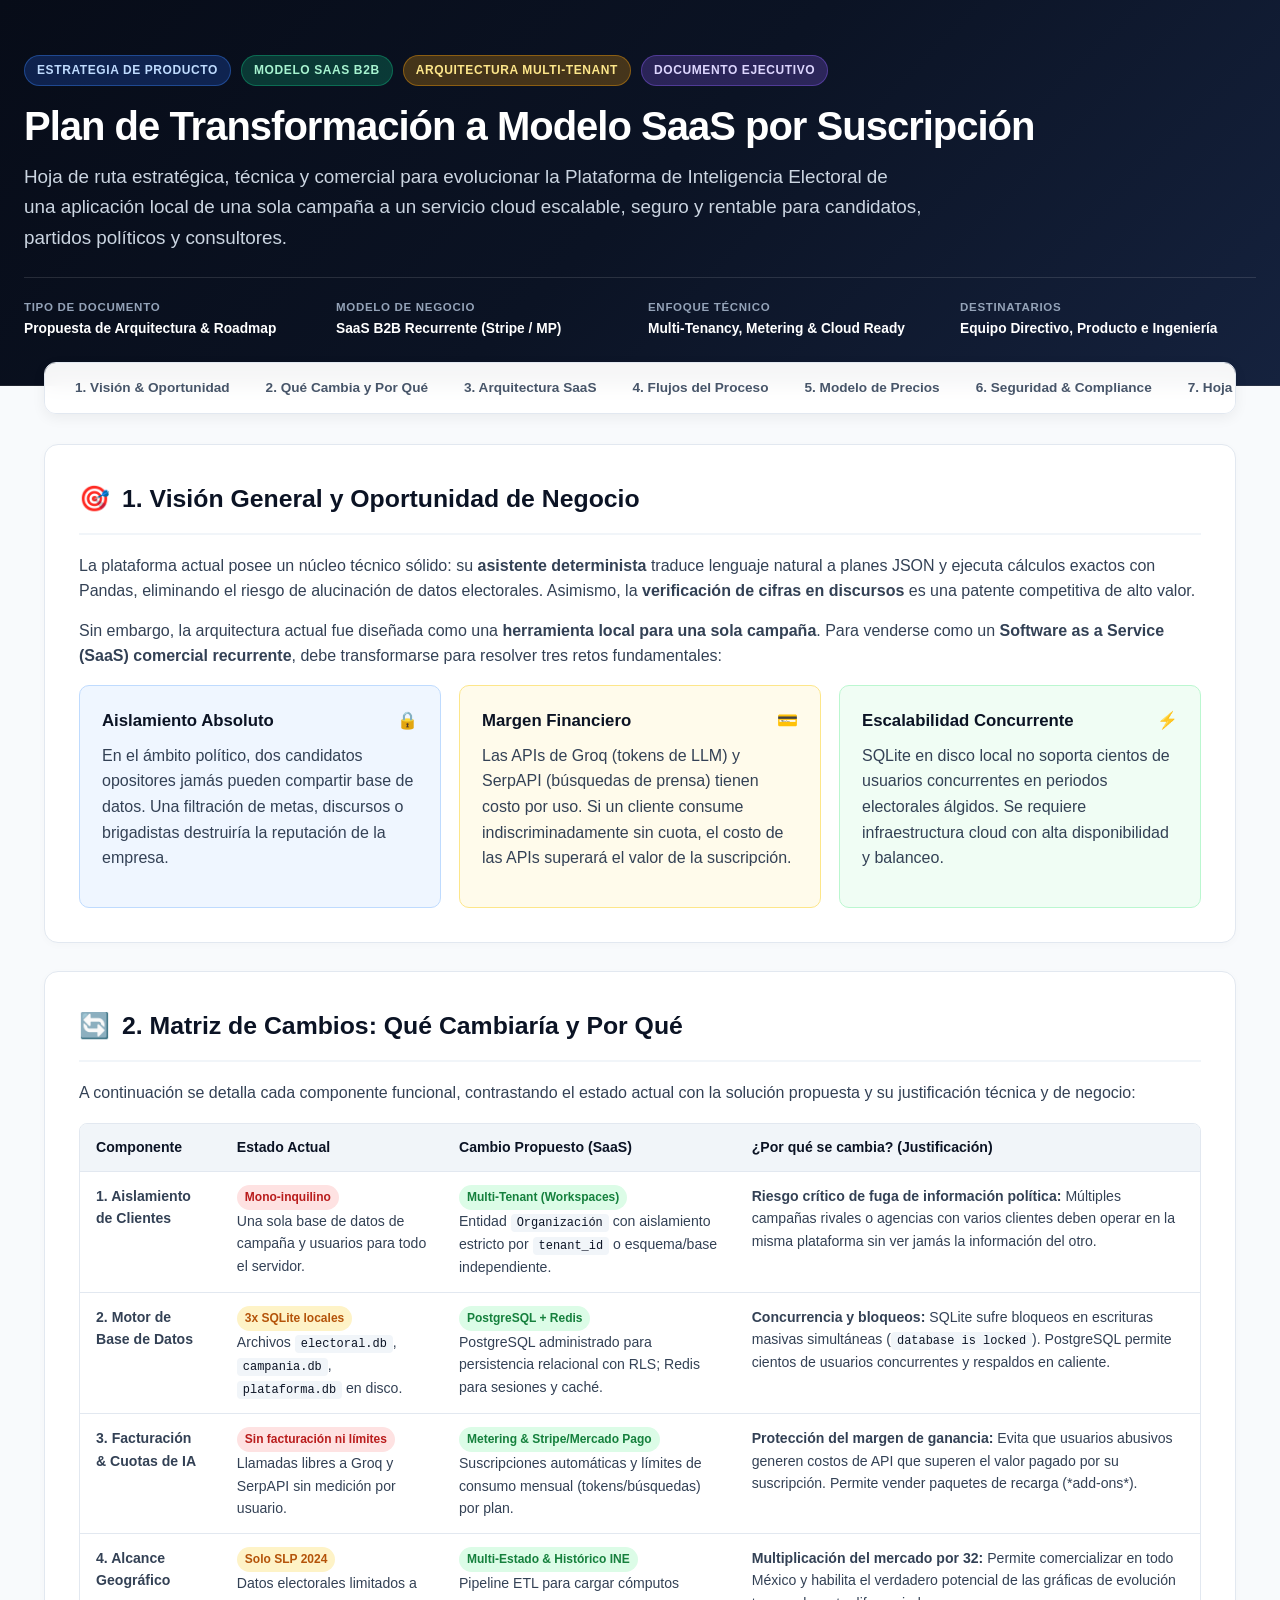
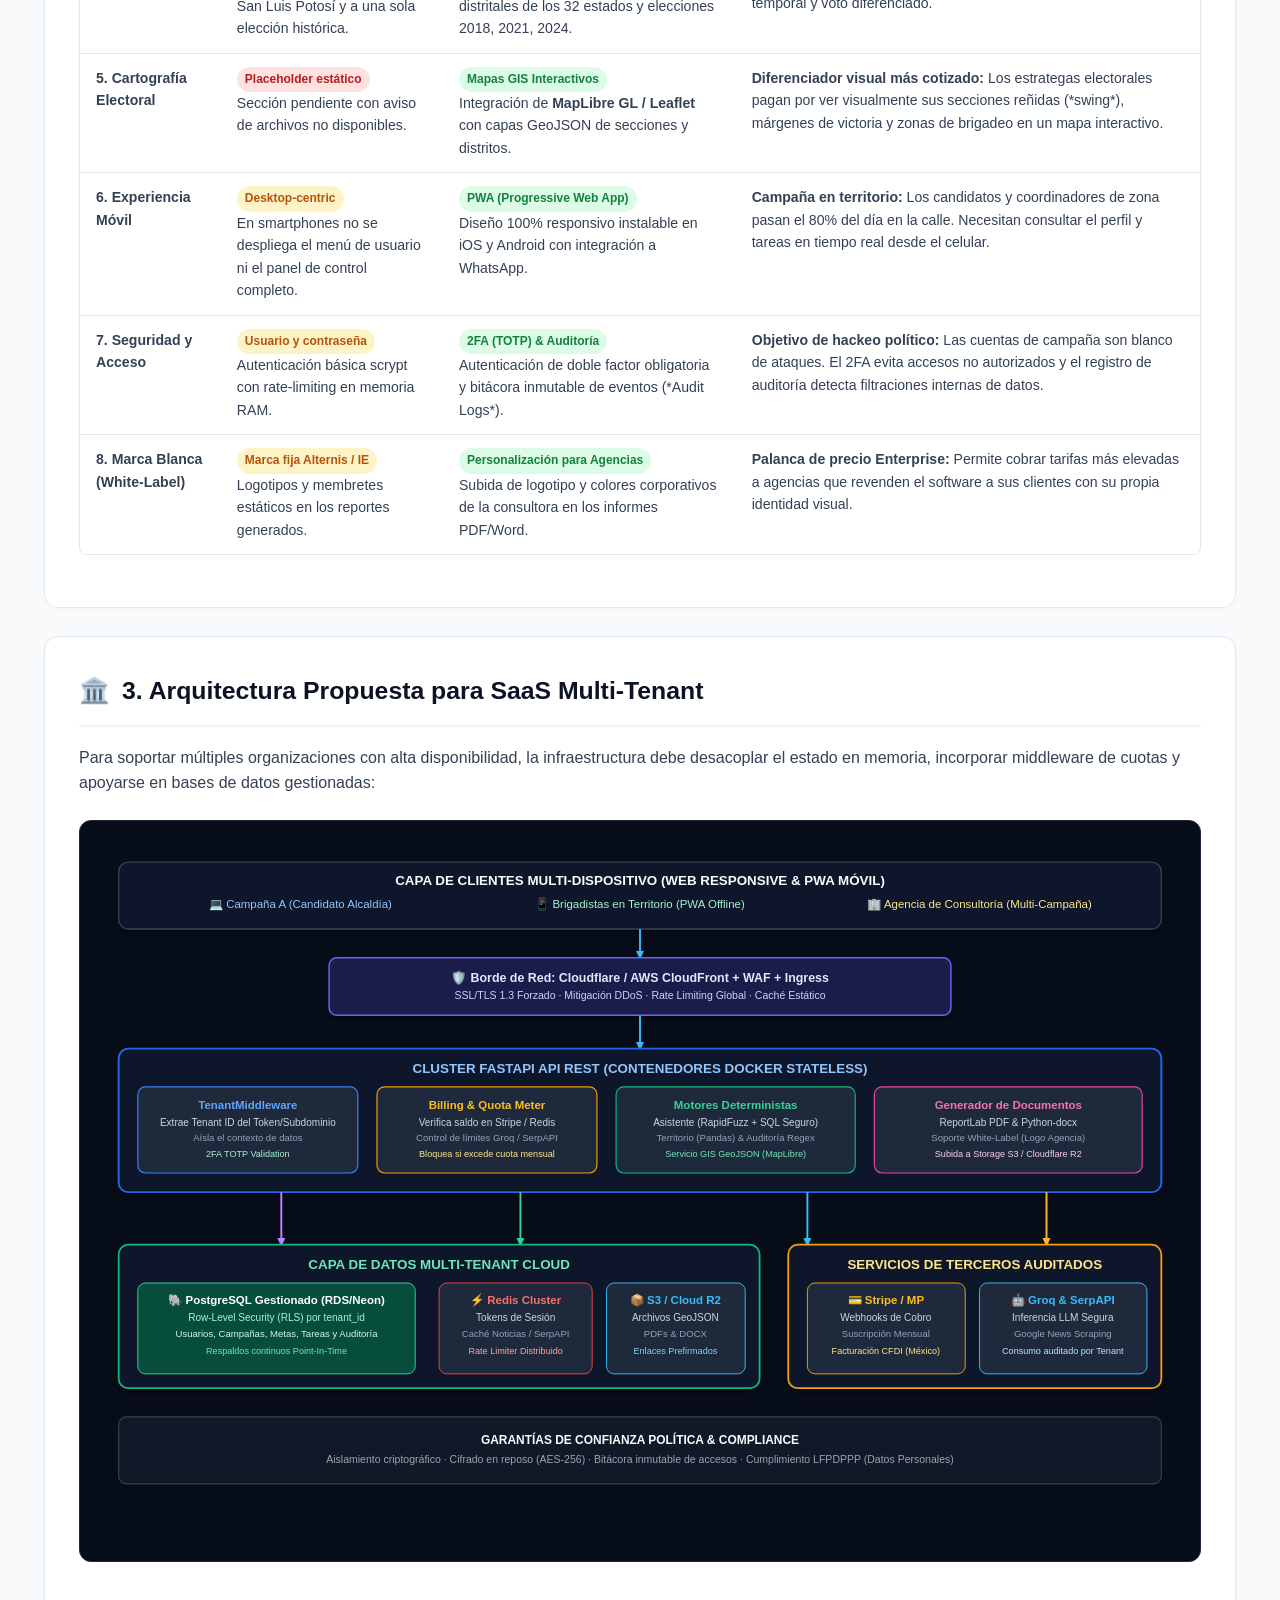
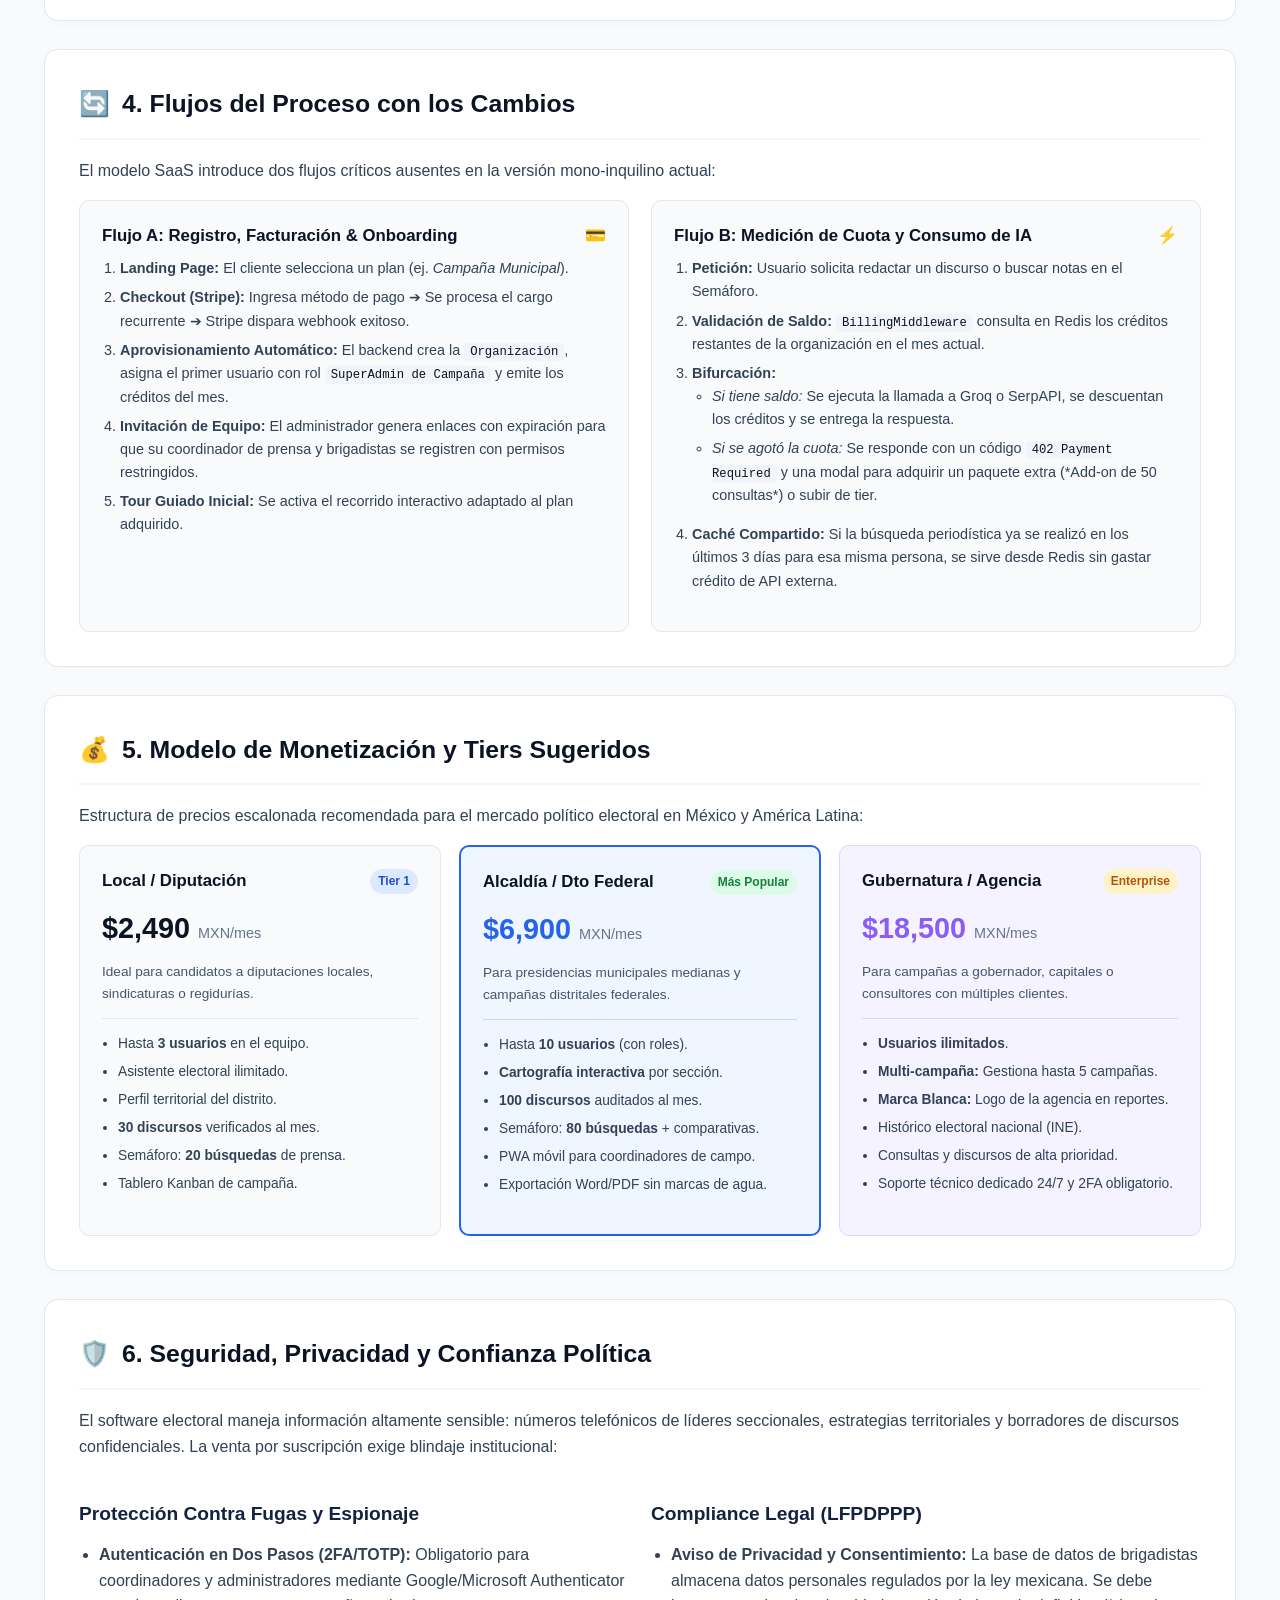
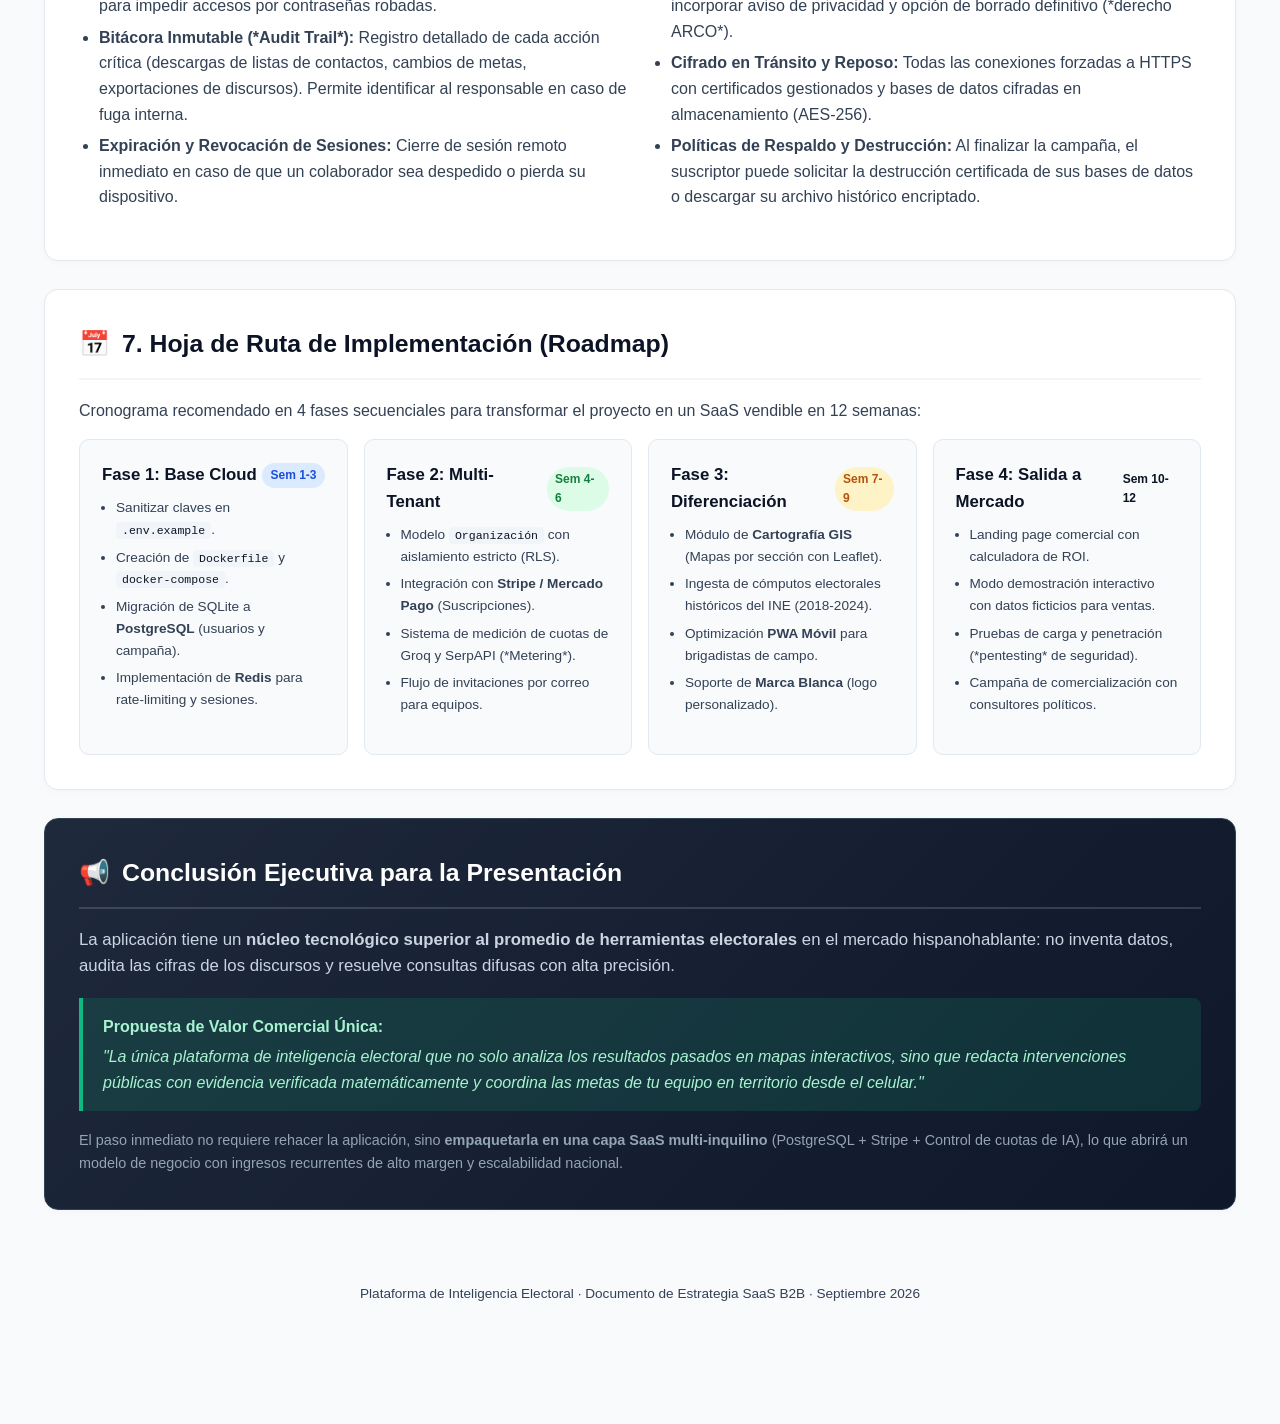
<file: plan_mejoria.html>
<!DOCTYPE html>
<html lang="es">
<head>
  <meta charset="UTF-8" />
  <meta name="viewport" content="width=device-width, initial-scale=1.0" />
  <title>Plan de Mejoría Estratégica: Transformación a Modelo SaaS B2B - Inteligencia Electoral</title>
  <style>
    :root {
      --navy-950: #070c18;
      --navy-900: #0b1324;
      --navy-850: #0f1a30;
      --navy-800: #15223e;
      --navy-700: #1c2e52;
      --slate-600: #475569;
      --slate-500: #64748b;
      --slate-400: #94a3b8;
      --slate-300: #cbd5e1;
      --slate-100: #f1f5f9;
      --slate-50: #f8fafc;
      --white: #ffffff;
      --primary: #2563eb;
      --primary-light: #3b82f6;
      --emerald: #10b981;
      --amber: #f59e0b;
      --rose: #ef4444;
      --purple: #8b5cf6;
      --cyan: #06b6d4;
      --border: #e2e8f0;
      --card-bg: #ffffff;
      --text-main: #0f172a;
      --text-muted: #475569;
    }

    * {
      box-sizing: border-box;
      margin: 0;
      padding: 0;
    }

    body {
      font-family: -apple-system, BlinkMacSystemFont, "Segoe UI", Roboto, Helvetica, Arial, sans-serif;
      background-color: var(--slate-50);
      color: var(--text-main);
      line-height: 1.6;
      padding-bottom: 90px;
    }

    /* Hero Ejecutivo */
    header.hero {
      background: linear-gradient(135deg, var(--navy-950) 0%, var(--navy-900) 50%, var(--navy-800) 100%);
      color: var(--white);
      padding: 55px 24px 45px;
      border-bottom: 1px solid rgba(255, 255, 255, 0.1);
    }

    .hero-container {
      max-width: 1240px;
      margin: 0 auto;
    }

    .tag-bar {
      display: flex;
      flex-wrap: wrap;
      gap: 10px;
      margin-bottom: 16px;
    }

    .tag {
      font-size: 0.75rem;
      font-weight: 700;
      letter-spacing: 0.05em;
      text-transform: uppercase;
      padding: 5px 12px;
      border-radius: 9999px;
      background: rgba(255, 255, 255, 0.08);
      border: 1px solid rgba(255, 255, 255, 0.15);
      color: var(--slate-300);
    }

    .tag.primary { background: rgba(37, 99, 235, 0.25); color: #bfdbfe; border-color: rgba(59, 130, 246, 0.4); }
    .tag.emerald { background: rgba(16, 185, 129, 0.25); color: #a7f3d0; border-color: rgba(16, 185, 129, 0.4); }
    .tag.amber { background: rgba(245, 158, 11, 0.25); color: #fde68a; border-color: rgba(245, 158, 11, 0.4); }
    .tag.purple { background: rgba(139, 92, 246, 0.25); color: #ddd6fe; border-color: rgba(139, 92, 246, 0.4); }

    h1 {
      font-size: 2.5rem;
      font-weight: 800;
      letter-spacing: -0.025em;
      margin-bottom: 12px;
      line-height: 1.2;
    }

    .hero-lead {
      font-size: 1.18rem;
      color: var(--slate-300);
      max-width: 900px;
      margin-bottom: 24px;
    }

    .meta-strip {
      display: grid;
      grid-template-columns: repeat(auto-fit, minmax(210px, 1fr));
      gap: 16px;
      padding-top: 20px;
      border-top: 1px solid rgba(255, 255, 255, 0.12);
      font-size: 0.86rem;
    }

    .meta-box strong {
      display: block;
      color: var(--slate-400);
      font-size: 0.72rem;
      text-transform: uppercase;
      letter-spacing: 0.06em;
      margin-bottom: 2px;
    }

    .meta-box span {
      color: var(--white);
      font-weight: 600;
    }

    /* Contenedor */
    .container {
      max-width: 1240px;
      margin: -24px auto 0;
      padding: 0 24px;
    }

    /* Sticky Nav */
    .nav-bar {
      position: sticky;
      top: 14px;
      z-index: 100;
      background: rgba(255, 255, 255, 0.96);
      backdrop-filter: blur(10px);
      border: 1px solid var(--border);
      border-radius: 12px;
      padding: 8px 16px;
      display: flex;
      gap: 8px;
      overflow-x: auto;
      box-shadow: 0 4px 14px rgba(0, 0, 0, 0.06);
      margin-bottom: 30px;
    }

    .nav-bar a {
      color: var(--text-muted);
      text-decoration: none;
      font-size: 0.85rem;
      font-weight: 600;
      padding: 6px 14px;
      border-radius: 6px;
      white-space: nowrap;
      transition: all 0.2s;
    }

    .nav-bar a:hover {
      background: var(--slate-100);
      color: var(--navy-900);
    }

    /* Tarjetas y Secciones */
    section.doc-section {
      background: var(--card-bg);
      border: 1px solid var(--border);
      border-radius: 14px;
      padding: 34px;
      margin-bottom: 28px;
      box-shadow: 0 2px 8px rgba(0, 0, 0, 0.025);
    }

    h2.section-heading {
      font-size: 1.55rem;
      font-weight: 800;
      color: var(--navy-900);
      display: flex;
      align-items: center;
      gap: 12px;
      margin-bottom: 18px;
      padding-bottom: 14px;
      border-bottom: 2px solid var(--slate-100);
    }

    h3.sub-heading {
      font-size: 1.2rem;
      font-weight: 700;
      color: var(--navy-800);
      margin: 24px 0 12px 0;
    }

    p {
      margin-bottom: 14px;
      color: #334155;
    }

    /* Grids */
    .grid-2 {
      display: grid;
      grid-template-columns: repeat(auto-fit, minmax(340px, 1fr));
      gap: 22px;
      margin-top: 16px;
    }

    .grid-3 {
      display: grid;
      grid-template-columns: repeat(auto-fit, minmax(280px, 1fr));
      gap: 18px;
      margin-top: 16px;
    }

    .grid-4 {
      display: grid;
      grid-template-columns: repeat(auto-fit, minmax(220px, 1fr));
      gap: 16px;
      margin-top: 16px;
    }

    .card {
      background: var(--slate-50);
      border: 1px solid var(--border);
      border-radius: 10px;
      padding: 22px;
    }

    .card.blue-card { background: #eff6ff; border-color: #bfdbfe; }
    .card.green-card { background: #f0fdf4; border-color: #bbf7d0; }
    .card.amber-card { background: #fffbeb; border-color: #fde68a; }
    .card.purple-card { background: #f5f3ff; border-color: #ddd6fe; }
    .card.red-card { background: #fef2f2; border-color: #fecaca; }

    .card-title {
      font-weight: 700;
      font-size: 1.05rem;
      color: var(--navy-900);
      margin-bottom: 8px;
      display: flex;
      justify-content: space-between;
      align-items: center;
    }

    /* Tablas */
    .table-responsive {
      overflow-x: auto;
      margin: 18px 0;
      border: 1px solid var(--border);
      border-radius: 8px;
    }

    table {
      width: 100%;
      border-collapse: collapse;
      font-size: 0.88rem;
      text-align: left;
    }

    th {
      background: var(--slate-100);
      color: var(--navy-900);
      font-weight: 700;
      padding: 12px 16px;
      border-bottom: 1px solid var(--border);
      white-space: nowrap;
    }

    td {
      padding: 13px 16px;
      border-bottom: 1px solid var(--border);
      color: #334155;
      vertical-align: top;
    }

    tr:last-child td { border-bottom: none; }
    tr:hover td { background-color: #f8fafc; }

    .badge-pill {
      display: inline-block;
      padding: 3px 8px;
      border-radius: 9999px;
      font-size: 0.75rem;
      font-weight: 700;
    }
    .badge-pill.red { background: #fee2e2; color: #b91c1c; }
    .badge-pill.green { background: #dcfce7; color: #15803d; }
    .badge-pill.blue { background: #dbeafe; color: #1d4ed8; }
    .badge-pill.amber { background: #fef3c7; color: #b45309; }

    /* Callouts */
    .callout {
      border-left: 4px solid;
      padding: 16px 20px;
      border-radius: 0 8px 8px 0;
      margin: 18px 0;
    }

    .callout.danger { border-color: var(--rose); background: #fef2f2; color: #991b1b; }
    .callout.warning { border-color: var(--amber); background: #fffbeb; color: #92400e; }
    .callout.info { border-color: var(--primary); background: #eff6ff; color: #1e40af; }
    .callout.success { border-color: var(--emerald); background: #f0fdf4; color: #166534; }
    .callout strong { display: block; margin-bottom: 4px; }

    ul, ol {
      margin-left: 20px;
      margin-bottom: 16px;
      color: #334155;
    }
    li { margin-bottom: 6px; }

    code {
      font-family: ui-monospace, SFMono-Regular, Menlo, Monaco, Consolas, monospace;
      background: var(--slate-100);
      color: var(--navy-900);
      padding: 2px 6px;
      border-radius: 4px;
      font-size: 0.85em;
    }

    footer {
      text-align: center;
      padding: 45px 0 20px;
      color: var(--text-muted);
      font-size: 0.85rem;
    }
  </style>
</head>
<body>

  <!-- HERO SECTION -->
  <header class="hero">
    <div class="hero-container">
      <div class="tag-bar">
        <span class="tag primary">Estrategia de Producto</span>
        <span class="tag emerald">Modelo SaaS B2B</span>
        <span class="tag amber">Arquitectura Multi-Tenant</span>
        <span class="tag purple">Documento Ejecutivo</span>
      </div>
      <h1>Plan de Transformación a Modelo SaaS por Suscripción</h1>
      <p class="hero-lead">
        Hoja de ruta estratégica, técnica y comercial para evolucionar la Plataforma de Inteligencia Electoral
        de una aplicación local de una sola campaña a un servicio cloud escalable, seguro y rentable para candidatos,
        partidos políticos y consultores.
      </p>
      <div class="meta-strip">
        <div class="meta-box">
          <strong>Tipo de Documento</strong>
          <span>Propuesta de Arquitectura & Roadmap</span>
        </div>
        <div class="meta-box">
          <strong>Modelo de Negocio</strong>
          <span>SaaS B2B Recurrente (Stripe / MP)</span>
        </div>
        <div class="meta-box">
          <strong>Enfoque Técnico</strong>
          <span>Multi-Tenancy, Metering & Cloud Ready</span>
        </div>
        <div class="meta-box">
          <strong>Destinatarios</strong>
          <span>Equipo Directivo, Producto e Ingeniería</span>
        </div>
      </div>
    </div>
  </header>

  <!-- CONTENEDOR PRINCIPAL -->
  <div class="container">

    <!-- NAVEGACIÓN PEGAJOSA -->
    <nav class="nav-bar">
      <a href="#vision">1. Visión & Oportunidad</a>
      <a href="#que-y-por-que">2. Qué Cambia y Por Qué</a>
      <a href="#arquitectura-saas">3. Arquitectura SaaS</a>
      <a href="#flujo-proceso">4. Flujos del Proceso</a>
      <a href="#monetizacion">5. Modelo de Precios</a>
      <a href="#seguridad">6. Seguridad & Compliance</a>
      <a href="#roadmap">7. Hoja de Ruta</a>
    </nav>

    <!-- SECCIÓN 1: VISIÓN GENERAL Y OPORTUNIDAD -->
    <section id="vision" class="doc-section">
      <h2 class="section-heading">
        <span>🎯</span> 1. Visión General y Oportunidad de Negocio
      </h2>
      <p>
        La plataforma actual posee un núcleo técnico sólido: su <strong>asistente determinista</strong> traduce lenguaje natural a planes JSON
        y ejecuta cálculos exactos con Pandas, eliminando el riesgo de alucinación de datos electorales. Asimismo, la <strong>verificación de cifras en discursos</strong>
        es una patente competitiva de alto valor.
      </p>
      <p>
        Sin embargo, la arquitectura actual fue diseñada como una <strong>herramienta local para una sola campaña</strong>. Para venderse como un
        <strong>Software as a Service (SaaS) comercial recurrente</strong>, debe transformarse para resolver tres retos fundamentales:
      </p>

      <div class="grid-3">
        <div class="card blue-card">
          <div class="card-title">
            <span>Aislamiento Absoluto</span>
            <span>🔒</span>
          </div>
          <p>
            En el ámbito político, dos candidatos opositores jamás pueden compartir base de datos. Una filtración de metas, discursos o brigadistas destruiría la reputación de la empresa.
          </p>
        </div>

        <div class="card amber-card">
          <div class="card-title">
            <span>Margen Financiero</span>
            <span>💳</span>
          </div>
          <p>
            Las APIs de Groq (tokens de LLM) y SerpAPI (búsquedas de prensa) tienen costo por uso. Si un cliente consume indiscriminadamente sin cuota, el costo de las APIs superará el valor de la suscripción.
          </p>
        </div>

        <div class="card green-card">
          <div class="card-title">
            <span>Escalabilidad Concurrente</span>
            <span>⚡</span>
          </div>
          <p>
            SQLite en disco local no soporta cientos de usuarios concurrentes en periodos electorales álgidos. Se requiere infraestructura cloud con alta disponibilidad y balanceo.
          </p>
        </div>
      </div>
    </section>

    <!-- SECCIÓN 2: QUÉ CAMBIARÍA Y POR QUÉ SE CAMBIARÍA -->
    <section id="que-y-por-que" class="doc-section">
      <h2 class="section-heading">
        <span>🔄</span> 2. Matriz de Cambios: Qué Cambiaría y Por Qué
      </h2>
      <p>
        A continuación se detalla cada componente funcional, contrastando el estado actual con la solución propuesta y su justificación técnica y de negocio:
      </p>

      <div class="table-responsive">
        <table>
          <thead>
            <tr>
              <th>Componente</th>
              <th>Estado Actual</th>
              <th>Cambio Propuesto (SaaS)</th>
              <th>¿Por qué se cambia? (Justificación)</th>
            </tr>
          </thead>
          <tbody>
            <tr>
              <td><strong>1. Aislamiento de Clientes</strong></td>
              <td><span class="badge-pill red">Mono-inquilino</span><br/>Una sola base de datos de campaña y usuarios para todo el servidor.</td>
              <td><span class="badge-pill green">Multi-Tenant (Workspaces)</span><br/>Entidad <code>Organización</code> con aislamiento estricto por <code>tenant_id</code> o esquema/base independiente.</td>
              <td><strong>Riesgo crítico de fuga de información política:</strong> Múltiples campañas rivales o agencias con varios clientes deben operar en la misma plataforma sin ver jamás la información del otro.</td>
            </tr>
            <tr>
              <td><strong>2. Motor de Base de Datos</strong></td>
              <td><span class="badge-pill amber">3x SQLite locales</span><br/>Archivos <code>electoral.db</code>, <code>campania.db</code>, <code>plataforma.db</code> en disco.</td>
              <td><span class="badge-pill green">PostgreSQL + Redis</span><br/>PostgreSQL administrado para persistencia relacional con RLS; Redis para sesiones y caché.</td>
              <td><strong>Concurrencia y bloqueos:</strong> SQLite sufre bloqueos en escrituras masivas simultáneas (<code>database is locked</code>). PostgreSQL permite cientos de usuarios concurrentes y respaldos en caliente.</td>
            </tr>
            <tr>
              <td><strong>3. Facturación & Cuotas de IA</strong></td>
              <td><span class="badge-pill red">Sin facturación ni límites</span><br/>Llamadas libres a Groq y SerpAPI sin medición por usuario.</td>
              <td><span class="badge-pill green">Metering & Stripe/Mercado Pago</span><br/>Suscripciones automáticas y límites de consumo mensual (tokens/búsquedas) por plan.</td>
              <td><strong>Protección del margen de ganancia:</strong> Evita que usuarios abusivos generen costos de API que superen el valor pagado por su suscripción. Permite vender paquetes de recarga (*add-ons*).</td>
            </tr>
            <tr>
              <td><strong>4. Alcance Geográfico</strong></td>
              <td><span class="badge-pill amber">Solo SLP 2024</span><br/>Datos electorales limitados a San Luis Potosí y a una sola elección histórica.</td>
              <td><span class="badge-pill green">Multi-Estado & Histórico INE</span><br/>Pipeline ETL para cargar cómputos distritales de los 32 estados y elecciones 2018, 2021, 2024.</td>
              <td><strong>Multiplicación del mercado por 32:</strong> Permite comercializar en todo México y habilita el verdadero potencial de las gráficas de evolución temporal y voto diferenciado.</td>
            </tr>
            <tr>
              <td><strong>5. Cartografía Electoral</strong></td>
              <td><span class="badge-pill red">Placeholder estático</span><br/>Sección pendiente con aviso de archivos no disponibles.</td>
              <td><span class="badge-pill green">Mapas GIS Interactivos</span><br/>Integración de <strong>MapLibre GL / Leaflet</strong> con capas GeoJSON de secciones y distritos.</td>
              <td><strong>Diferenciador visual más cotizado:</strong> Los estrategas electorales pagan por ver visualmente sus secciones reñidas (*swing*), márgenes de victoria y zonas de brigadeo en un mapa interactivo.</td>
            </tr>
            <tr>
              <td><strong>6. Experiencia Móvil</strong></td>
              <td><span class="badge-pill amber">Desktop-centric</span><br/>En smartphones no se despliega el menú de usuario ni el panel de control completo.</td>
              <td><span class="badge-pill green">PWA (Progressive Web App)</span><br/>Diseño 100% responsivo instalable en iOS y Android con integración a WhatsApp.</td>
              <td><strong>Campaña en territorio:</strong> Los candidatos y coordinadores de zona pasan el 80% del día en la calle. Necesitan consultar el perfil y tareas en tiempo real desde el celular.</td>
            </tr>
            <tr>
              <td><strong>7. Seguridad y Acceso</strong></td>
              <td><span class="badge-pill amber">Usuario y contraseña</span><br/>Autenticación básica scrypt con rate-limiting en memoria RAM.</td>
              <td><span class="badge-pill green">2FA (TOTP) & Auditoría</span><br/>Autenticación de doble factor obligatoria y bitácora inmutable de eventos (*Audit Logs*).</td>
              <td><strong>Objetivo de hackeo político:</strong> Las cuentas de campaña son blanco de ataques. El 2FA evita accesos no autorizados y el registro de auditoría detecta filtraciones internas de datos.</td>
            </tr>
            <tr>
              <td><strong>8. Marca Blanca (White-Label)</strong></td>
              <td><span class="badge-pill amber">Marca fija Alternis / IE</span><br/>Logotipos y membretes estáticos en los reportes generados.</td>
              <td><span class="badge-pill green">Personalización para Agencias</span><br/>Subida de logotipo y colores corporativos de la consultora en los informes PDF/Word.</td>
              <td><strong>Palanca de precio Enterprise:</strong> Permite cobrar tarifas más elevadas a agencias que revenden el software a sus clientes con su propia identidad visual.</td>
            </tr>
          </tbody>
        </table>
      </div>
    </section>

    <!-- SECCIÓN 3: ARQUITECTURA SAAS PROPUESTA -->
    <section id="arquitectura-saas" class="doc-section">
      <h2 class="section-heading">
        <span>🏛️</span> 3. Arquitectura Propuesta para SaaS Multi-Tenant
      </h2>
      <p>
        Para soportar múltiples organizaciones con alta disponibilidad, la infraestructura debe desacoplar el estado en memoria,
        incorporar middleware de cuotas y apoyarse en bases de datos gestionadas:
      </p>

      <!-- DIAGRAMA DE ARQUITECTURA SAAS EN SVG -->
      <div style="width: 100%; overflow-x: auto; background: #070d18; border-radius: 12px; border: 1px solid #1e293b; padding: 22px 10px; margin: 24px 0;">
        <svg viewBox="0 0 1150 720" width="100%" height="auto" xmlns="http://www.w3.org/2000/svg" style="font-family: -apple-system, BlinkMacSystemFont, 'Segoe UI', Roboto, sans-serif;">
          <defs>
            <filter id="glow" x="-10%" y="-10%" width="120%" height="120%">
              <feDropShadow dx="0" dy="4" stdDeviation="4" flood-color="#000000" flood-opacity="0.45"/>
            </filter>
            <marker id="saas-arr-blue" viewBox="0 0 10 10" refX="6" refY="5" markerWidth="6" markerHeight="6" orient="auto-start-reverse">
              <path d="M 0 1.5 L 8 5 L 0 8.5 z" fill="#38bdf8"/>
            </marker>
            <marker id="saas-arr-green" viewBox="0 0 10 10" refX="6" refY="5" markerWidth="6" markerHeight="6" orient="auto-start-reverse">
              <path d="M 0 1.5 L 8 5 L 0 8.5 z" fill="#34d399"/>
            </marker>
            <marker id="saas-arr-amber" viewBox="0 0 10 10" refX="6" refY="5" markerWidth="6" markerHeight="6" orient="auto-start-reverse">
              <path d="M 0 1.5 L 8 5 L 0 8.5 z" fill="#fbbf24"/>
            </marker>
            <marker id="saas-arr-purple" viewBox="0 0 10 10" refX="6" refY="5" markerWidth="6" markerHeight="6" orient="auto-start-reverse">
              <path d="M 0 1.5 L 8 5 L 0 8.5 z" fill="#c084fc"/>
            </marker>
          </defs>

          <!-- 1. CAPA CLIENTES -->
          <rect x="30" y="20" width="1090" height="70" rx="10" fill="#0f172a" stroke="#334155" stroke-width="1.5" filter="url(#glow)"/>
          <text x="575" y="44" fill="#f8fafc" font-size="14" font-weight="800" text-anchor="middle">CAPA DE CLIENTES MULTI-DISPOSITIVO (WEB RESPONSIVE & PWA MÓVIL)</text>
          <text x="220" y="68" fill="#93c5fd" font-size="12" text-anchor="middle">💻 Campaña A (Candidato Alcaldía)</text>
          <text x="575" y="68" fill="#a7f3d0" font-size="12" text-anchor="middle">📱 Brigadistas en Territorio (PWA Offline)</text>
          <text x="930" y="68" fill="#fde68a" font-size="12" text-anchor="middle">🏢 Agencia de Consultoría (Multi-Campaña)</text>

          <!-- Flecha Clientes -> Cloudflare -->
          <line x1="575" y1="90" x2="575" y2="120" stroke="#38bdf8" stroke-width="2" marker-end="url(#saas-arr-blue)"/>

          <!-- 2. CAPA BORDE (CLOUDFLARE / INGRESS) -->
          <rect x="250" y="120" width="650" height="60" rx="8" fill="#1e1b4b" stroke="#6366f1" stroke-width="1.5" filter="url(#glow)"/>
          <text x="575" y="145" fill="#e0e7ff" font-size="13" font-weight="700" text-anchor="middle">🛡️ Borde de Red: Cloudflare / AWS CloudFront + WAF + Ingress</text>
          <text x="575" y="163" fill="#c7d2fe" font-size="11" text-anchor="middle">SSL/TLS 1.3 Forzado · Mitigación DDoS · Rate Limiting Global · Caché Estático</text>

          <!-- Flecha Ingress -> FastAPI Cluster -->
          <line x1="575" y1="180" x2="575" y2="215" stroke="#38bdf8" stroke-width="2" marker-end="url(#saas-arr-blue)"/>

          <!-- 3. CLUSTER BACKEND FASTAPI (STATELESS) -->
          <rect x="30" y="215" width="1090" height="150" rx="10" fill="#0f172a" stroke="#2563eb" stroke-width="2" filter="url(#glow)"/>
          <text x="575" y="240" fill="#93c5fd" font-size="14" font-weight="800" text-anchor="middle">CLUSTER FASTAPI API REST (CONTENEDORES DOCKER STATELESS)</text>

          <!-- Subcomponentes Backend -->
          <rect x="50" y="255" width="230" height="90" rx="8" fill="#1e293b" stroke="#3b82f6" stroke-width="1.2"/>
          <text x="165" y="278" fill="#60a5fa" font-size="12" font-weight="700" text-anchor="middle">TenantMiddleware</text>
          <text x="165" y="296" fill="#cbd5e1" font-size="10.5" text-anchor="middle">Extrae Tenant ID del Token/Subdominio</text>
          <text x="165" y="312" fill="#94a3b8" font-size="10" text-anchor="middle">Aísla el contexto de datos</text>
          <text x="165" y="328" fill="#a7f3d0" font-size="9.5" text-anchor="middle">2FA TOTP Validation</text>

          <rect x="300" y="255" width="230" height="90" rx="8" fill="#1e293b" stroke="#f59e0b" stroke-width="1.2"/>
          <text x="415" y="278" fill="#fbbf24" font-size="12" font-weight="700" text-anchor="middle">Billing & Quota Meter</text>
          <text x="415" y="296" fill="#cbd5e1" font-size="10.5" text-anchor="middle">Verifica saldo en Stripe / Redis</text>
          <text x="415" y="312" fill="#94a3b8" font-size="10" text-anchor="middle">Control de límites Groq / SerpAPI</text>
          <text x="415" y="328" fill="#fde68a" font-size="9.5" text-anchor="middle">Bloquea si excede cuota mensual</text>

          <rect x="550" y="255" width="250" height="90" rx="8" fill="#1e293b" stroke="#10b981" stroke-width="1.2"/>
          <text x="675" y="278" fill="#34d399" font-size="12" font-weight="700" text-anchor="middle">Motores Deterministas</text>
          <text x="675" y="296" fill="#cbd5e1" font-size="10.5" text-anchor="middle">Asistente (RapidFuzz + SQL Seguro)</text>
          <text x="675" y="312" fill="#94a3b8" font-size="10" text-anchor="middle">Territorio (Pandas) & Auditoría Regex</text>
          <text x="675" y="328" fill="#6ee7b7" font-size="9.5" text-anchor="middle">Servicio GIS GeoJSON (MapLibre)</text>

          <rect x="820" y="255" width="280" height="90" rx="8" fill="#1e293b" stroke="#ec4899" stroke-width="1.2"/>
          <text x="960" y="278" fill="#f472b6" font-size="12" font-weight="700" text-anchor="middle">Generador de Documentos</text>
          <text x="960" y="296" fill="#cbd5e1" font-size="10.5" text-anchor="middle">ReportLab PDF & Python-docx</text>
          <text x="960" y="312" fill="#94a3b8" font-size="10" text-anchor="middle">Soporte White-Label (Logo Agencia)</text>
          <text x="960" y="328" fill="#fbcfe8" font-size="9.5" text-anchor="middle">Subida a Storage S3 / Cloudflare R2</text>

          <!-- Flechas Backend -> Datos & Externos -->
          <line x1="200" y1="365" x2="200" y2="420" stroke="#c084fc" stroke-width="2" marker-end="url(#saas-arr-purple)"/>
          <line x1="450" y1="365" x2="450" y2="420" stroke="#34d399" stroke-width="2" marker-end="url(#saas-arr-green)"/>
          <line x1="750" y1="365" x2="750" y2="420" stroke="#38bdf8" stroke-width="2" marker-end="url(#saas-arr-blue)"/>
          <line x1="1000" y1="365" x2="1000" y2="420" stroke="#fbbf24" stroke-width="2" marker-end="url(#saas-arr-amber)"/>

          <!-- 4. CAPA DE PERSISTENCIA Y SERVICIOS GESTIONADOS -->
          <rect x="30" y="420" width="670" height="150" rx="10" fill="#0f172a" stroke="#10b981" stroke-width="1.8" filter="url(#glow)"/>
          <text x="365" y="445" fill="#6ee7b7" font-size="14" font-weight="800" text-anchor="middle">CAPA DE DATOS MULTI-TENANT CLOUD</text>

          <rect x="50" y="460" width="290" height="95" rx="8" fill="#064e3b" stroke="#34d399" stroke-width="1"/>
          <text x="195" y="482" fill="#ffffff" font-size="12" font-weight="700" text-anchor="middle">🐘 PostgreSQL Gestionado (RDS/Neon)</text>
          <text x="195" y="500" fill="#a7f3d0" font-size="10.5" text-anchor="middle">Row-Level Security (RLS) por tenant_id</text>
          <text x="195" y="516" fill="#d1fae5" font-size="10" text-anchor="middle">Usuarios, Campañas, Metas, Tareas y Auditoría</text>
          <text x="195" y="534" fill="#6ee7b7" font-size="9.5" text-anchor="middle">Respaldos continuos Point-In-Time</text>

          <rect x="365" y="460" width="160" height="95" rx="8" fill="#1e293b" stroke="#ef4444" stroke-width="1"/>
          <text x="445" y="482" fill="#f87171" font-size="12" font-weight="700" text-anchor="middle">⚡ Redis Cluster</text>
          <text x="445" y="500" fill="#cbd5e1" font-size="10.5" text-anchor="middle">Tokens de Sesión</text>
          <text x="445" y="516" fill="#94a3b8" font-size="10" text-anchor="middle">Caché Noticias / SerpAPI</text>
          <text x="445" y="534" fill="#fca5a5" font-size="9.5" text-anchor="middle">Rate Limiter Distribuido</text>

          <rect x="540" y="460" width="145" height="95" rx="8" fill="#1e293b" stroke="#38bdf8" stroke-width="1"/>
          <text x="612" y="482" fill="#38bdf8" font-size="12" font-weight="700" text-anchor="middle">📦 S3 / Cloud R2</text>
          <text x="612" y="500" fill="#cbd5e1" font-size="10.5" text-anchor="middle">Archivos GeoJSON</text>
          <text x="612" y="516" fill="#94a3b8" font-size="10" text-anchor="middle">PDFs & DOCX</text>
          <text x="612" y="534" fill="#7dd3fc" font-size="9.5" text-anchor="middle">Enlaces Prefirmados</text>

          <!-- 5. CAPA SERVICIOS EXTERNOS & IA -->
          <rect x="730" y="420" width="390" height="150" rx="10" fill="#0f172a" stroke="#f59e0b" stroke-width="1.8" filter="url(#glow)"/>
          <text x="925" y="445" fill="#fde68a" font-size="14" font-weight="800" text-anchor="middle">SERVICIOS DE TERCEROS AUDITADOS</text>

          <rect x="750" y="460" width="165" height="95" rx="8" fill="#1e293b" stroke="#f59e0b" stroke-width="1"/>
          <text x="832" y="482" fill="#fbbf24" font-size="12" font-weight="700" text-anchor="middle">💳 Stripe / MP</text>
          <text x="832" y="500" fill="#cbd5e1" font-size="10.5" text-anchor="middle">Webhooks de Cobro</text>
          <text x="832" y="516" fill="#94a3b8" font-size="10" text-anchor="middle">Suscripción Mensual</text>
          <text x="832" y="534" fill="#fde68a" font-size="9.5" text-anchor="middle">Facturación CFDI (México)</text>

          <rect x="930" y="460" width="175" height="95" rx="8" fill="#1e293b" stroke="#38bdf8" stroke-width="1"/>
          <text x="1017" y="482" fill="#38bdf8" font-size="12" font-weight="700" text-anchor="middle">🤖 Groq & SerpAPI</text>
          <text x="1017" y="500" fill="#cbd5e1" font-size="10.5" text-anchor="middle">Inferencia LLM Segura</text>
          <text x="1017" y="516" fill="#94a3b8" font-size="10" text-anchor="middle">Google News Scraping</text>
          <text x="1017" y="534" fill="#bae6fd" font-size="9.5" text-anchor="middle">Consumo auditado por Tenant</text>

          <!-- 6. PIE: SEGURIDAD Y COMPLIANCE -->
          <rect x="30" y="600" width="1090" height="70" rx="8" fill="#111827" stroke="#374151" stroke-width="1.2"/>
          <text x="575" y="628" fill="#f8fafc" font-size="12.5" font-weight="700" text-anchor="middle">GARANTÍAS DE CONFIANZA POLÍTICA & COMPLIANCE</text>
          <text x="575" y="648" fill="#9ca3af" font-size="11" text-anchor="middle">Aislamiento criptográfico · Cifrado en reposo (AES-256) · Bitácora inmutable de accesos · Cumplimiento LFPDPPP (Datos Personales)</text>
        </svg>
      </div>
    </section>

    <!-- SECCIÓN 4: FLUJOS DEL PROCESO CON LOS CAMBIOS -->
    <section id="flujo-proceso" class="doc-section">
      <h2 class="section-heading">
        <span>🔄</span> 4. Flujos del Proceso con los Cambios
      </h2>
      <p>
        El modelo SaaS introduce dos flujos críticos ausentes en la versión mono-inquilino actual:
      </p>

      <div class="grid-2">
        <div class="card">
          <div class="card-title">
            <span>Flujo A: Registro, Facturación & Onboarding</span>
            <span>💳</span>
          </div>
          <ol style="margin-left: 18px; font-size: 0.9rem;">
            <li><strong>Landing Page:</strong> El cliente selecciona un plan (ej. <em>Campaña Municipal</em>).</li>
            <li><strong>Checkout (Stripe):</strong> Ingresa método de pago ➔ Se procesa el cargo recurrente ➔ Stripe dispara webhook exitoso.</li>
            <li><strong>Aprovisionamiento Automático:</strong> El backend crea la <code>Organización</code>, asigna el primer usuario con rol <code>SuperAdmin de Campaña</code> y emite los créditos del mes.</li>
            <li><strong>Invitación de Equipo:</strong> El administrador genera enlaces con expiración para que su coordinador de prensa y brigadistas se registren con permisos restringidos.</li>
            <li><strong>Tour Guiado Inicial:</strong> Se activa el recorrido interactivo adaptado al plan adquirido.</li>
          </ol>
        </div>

        <div class="card">
          <div class="card-title">
            <span>Flujo B: Medición de Cuota y Consumo de IA</span>
            <span>⚡</span>
          </div>
          <ol style="margin-left: 18px; font-size: 0.9rem;">
            <li><strong>Petición:</strong> Usuario solicita redactar un discurso o buscar notas en el Semáforo.</li>
            <li><strong>Validación de Saldo:</strong> <code>BillingMiddleware</code> consulta en Redis los créditos restantes de la organización en el mes actual.</li>
            <li><strong>Bifurcación:</strong>
              <ul>
                <li><em>Si tiene saldo:</em> Se ejecuta la llamada a Groq o SerpAPI, se descuentan los créditos y se entrega la respuesta.</li>
                <li><em>Si se agotó la cuota:</em> Se responde con un código <code>402 Payment Required</code> y una modal para adquirir un paquete extra (*Add-on de 50 consultas*) o subir de tier.</li>
              </ul>
            </li>
            <li><strong>Caché Compartido:</strong> Si la búsqueda periodística ya se realizó en los últimos 3 días para esa misma persona, se sirve desde Redis sin gastar crédito de API externa.</li>
          </ol>
        </div>
      </div>
    </section>

    <!-- SECCIÓN 5: MODELO DE MONETIZACIÓN -->
    <section id="monetizacion" class="doc-section">
      <h2 class="section-heading">
        <span>💰</span> 5. Modelo de Monetización y Tiers Sugeridos
      </h2>
      <p>
        Estructura de precios escalonada recomendada para el mercado político electoral en México y América Latina:
      </p>

      <div class="grid-3">
        <!-- PLAN 1 -->
        <div class="card">
          <div class="card-title">
            <span>Local / Diputación</span>
            <span class="badge-pill blue">Tier 1</span>
          </div>
          <h3 style="font-size: 1.8rem; font-weight: 800; color: var(--navy-900); margin: 10px 0;">$2,490 <small style="font-size: 0.9rem; color: var(--slate-500); font-weight: 500;">MXN/mes</small></h3>
          <p style="font-size: 0.85rem; color: var(--slate-600);">Ideal para candidatos a diputaciones locales, sindicaturas o regidurías.</p>
          <hr style="border: 0; border-top: 1px solid var(--border); margin: 14px 0;" />
          <ul style="font-size: 0.86rem; margin-left: 16px;">
            <li>Hasta <strong>3 usuarios</strong> en el equipo.</li>
            <li>Asistente electoral ilimitado.</li>
            <li>Perfil territorial del distrito.</li>
            <li><strong>30 discursos</strong> verificados al mes.</li>
            <li>Semáforo: <strong>20 búsquedas</strong> de prensa.</li>
            <li>Tablero Kanban de campaña.</li>
          </ul>
        </div>

        <!-- PLAN 2 (DESTACADO) -->
        <div class="card blue-card" style="border: 2px solid var(--primary);">
          <div class="card-title">
            <span>Alcaldía / Dto Federal</span>
            <span class="badge-pill green">Más Popular</span>
          </div>
          <h3 style="font-size: 1.8rem; font-weight: 800; color: var(--primary); margin: 10px 0;">$6,900 <small style="font-size: 0.9rem; color: var(--slate-500); font-weight: 500;">MXN/mes</small></h3>
          <p style="font-size: 0.85rem; color: var(--slate-600);">Para presidencias municipales medianas y campañas distritales federales.</p>
          <hr style="border: 0; border-top: 1px solid #bfdbfe; margin: 14px 0;" />
          <ul style="font-size: 0.86rem; margin-left: 16px;">
            <li>Hasta <strong>10 usuarios</strong> (con roles).</li>
            <li><strong>Cartografía interactiva</strong> por sección.</li>
            <li><strong>100 discursos</strong> auditados al mes.</li>
            <li>Semáforo: <strong>80 búsquedas</strong> + comparativas.</li>
            <li>PWA móvil para coordinadores de campo.</li>
            <li>Exportación Word/PDF sin marcas de agua.</li>
          </ul>
        </div>

        <!-- PLAN 3 -->
        <div class="card purple-card">
          <div class="card-title">
            <span>Gubernatura / Agencia</span>
            <span class="badge-pill amber">Enterprise</span>
          </div>
          <h3 style="font-size: 1.8rem; font-weight: 800; color: var(--purple); margin: 10px 0;">$18,500 <small style="font-size: 0.9rem; color: var(--slate-500); font-weight: 500;">MXN/mes</small></h3>
          <p style="font-size: 0.85rem; color: var(--slate-600);">Para campañas a gobernador, capitales o consultores con múltiples clientes.</p>
          <hr style="border: 0; border-top: 1px solid #ddd6fe; margin: 14px 0;" />
          <ul style="font-size: 0.86rem; margin-left: 16px;">
            <li><strong>Usuarios ilimitados</strong>.</li>
            <li><strong>Multi-campaña:</strong> Gestiona hasta 5 campañas.</li>
            <li><strong>Marca Blanca:</strong> Logo de la agencia en reportes.</li>
            <li>Histórico electoral nacional (INE).</li>
            <li>Consultas y discursos de alta prioridad.</li>
            <li>Soporte técnico dedicado 24/7 y 2FA obligatorio.</li>
          </ul>
        </div>
      </div>
    </section>

    <!-- SECCIÓN 6: SEGURIDAD Y COMPLIANCE -->
    <section id="seguridad" class="doc-section">
      <h2 class="section-heading">
        <span>🛡️</span> 6. Seguridad, Privacidad y Confianza Política
      </h2>
      <p>
        El software electoral maneja información altamente sensible: números telefónicos de líderes seccionales,
        estrategias territoriales y borradores de discursos confidenciales. La venta por suscripción exige blindaje institucional:
      </p>

      <div class="grid-2">
        <div>
          <h3 class="sub-heading">Protección Contra Fugas y Espionaje</h3>
          <ul>
            <li><strong>Autenticación en Dos Pasos (2FA/TOTP):</strong> Obligatorio para coordinadores y administradores mediante Google/Microsoft Authenticator para impedir accesos por contraseñas robadas.</li>
            <li><strong>Bitácora Inmutable (*Audit Trail*):</strong> Registro detallado de cada acción crítica (descargas de listas de contactos, cambios de metas, exportaciones de discursos). Permite identificar al responsable en caso de fuga interna.</li>
            <li><strong>Expiración y Revocación de Sesiones:</strong> Cierre de sesión remoto inmediato en caso de que un colaborador sea despedido o pierda su dispositivo.</li>
          </ul>
        </div>

        <div>
          <h3 class="sub-heading">Compliance Legal (LFPDPPP)</h3>
          <ul>
            <li><strong>Aviso de Privacidad y Consentimiento:</strong> La base de datos de brigadistas almacena datos personales regulados por la ley mexicana. Se debe incorporar aviso de privacidad y opción de borrado definitivo (*derecho ARCO*).</li>
            <li><strong>Cifrado en Tránsito y Reposo:</strong> Todas las conexiones forzadas a HTTPS con certificados gestionados y bases de datos cifradas en almacenamiento (AES-256).</li>
            <li><strong>Políticas de Respaldo y Destrucción:</strong> Al finalizar la campaña, el suscriptor puede solicitar la destrucción certificada de sus bases de datos o descargar su archivo histórico encriptado.</li>
          </ul>
        </div>
      </div>
    </section>

    <!-- SECCIÓN 7: HOJA DE RUTA -->
    <section id="roadmap" class="doc-section">
      <h2 class="section-heading">
        <span>📅</span> 7. Hoja de Ruta de Implementación (Roadmap)
      </h2>
      <p>
        Cronograma recomendado en 4 fases secuenciales para transformar el proyecto en un SaaS vendible en 12 semanas:
      </p>

      <div class="grid-4">
        <div class="card">
          <div class="card-title">
            <span>Fase 1: Base Cloud</span>
            <span class="badge-pill blue">Sem 1-3</span>
          </div>
          <ul style="font-size: 0.85rem; margin-left: 14px;">
            <li>Sanitizar claves en <code>.env.example</code>.</li>
            <li>Creación de <code>Dockerfile</code> y <code>docker-compose</code>.</li>
            <li>Migración de SQLite a <strong>PostgreSQL</strong> (usuarios y campaña).</li>
            <li>Implementación de <strong>Redis</strong> para rate-limiting y sesiones.</li>
          </ul>
        </div>

        <div class="card">
          <div class="card-title">
            <span>Fase 2: Multi-Tenant</span>
            <span class="badge-pill green">Sem 4-6</span>
          </div>
          <ul style="font-size: 0.85rem; margin-left: 14px;">
            <li>Modelo <code>Organización</code> con aislamiento estricto (RLS).</li>
            <li>Integración con <strong>Stripe / Mercado Pago</strong> (Suscripciones).</li>
            <li>Sistema de medición de cuotas de Groq y SerpAPI (*Metering*).</li>
            <li>Flujo de invitaciones por correo para equipos.</li>
          </ul>
        </div>

        <div class="card">
          <div class="card-title">
            <span>Fase 3: Diferenciación</span>
            <span class="badge-pill amber">Sem 7-9</span>
          </div>
          <ul style="font-size: 0.85rem; margin-left: 14px;">
            <li>Módulo de <strong>Cartografía GIS</strong> (Mapas por sección con Leaflet).</li>
            <li>Ingesta de cómputos electorales históricos del INE (2018-2024).</li>
            <li>Optimización <strong>PWA Móvil</strong> para brigadistas de campo.</li>
            <li>Soporte de <strong>Marca Blanca</strong> (logo personalizado).</li>
          </ul>
        </div>

        <div class="card">
          <div class="card-title">
            <span>Fase 4: Salida a Mercado</span>
            <span class="badge-pill purple">Sem 10-12</span>
          </div>
          <ul style="font-size: 0.85rem; margin-left: 14px;">
            <li>Landing page comercial con calculadora de ROI.</li>
            <li>Modo demostración interactivo con datos ficticios para ventas.</li>
            <li>Pruebas de carga y penetración (*pentesting* de seguridad).</li>
            <li>Campaña de comercialización con consultores políticos.</li>
          </ul>
        </div>
      </div>
    </section>

    <!-- SECCIÓN 8: RESUMEN EJECUTIVO PARA EQUIPO -->
    <section class="doc-section" style="background: linear-gradient(135deg, #1e293b 0%, #0f172a 100%); color: #ffffff; border: 1px solid #334155;">
      <h2 class="section-heading" style="color: #ffffff; border-color: rgba(255,255,255,0.15);">
        <span>📢</span> Conclusión Ejecutiva para la Presentación
      </h2>
      <p style="color: #cbd5e1; font-size: 1.05rem;">
        La aplicación tiene un <strong>núcleo tecnológico superior al promedio de herramientas electorales</strong> en el mercado hispanohablante:
        no inventa datos, audita las cifras de los discursos y resuelve consultas difusas con alta precisión.
      </p>
      <div class="callout success" style="background: rgba(16, 185, 129, 0.15); border-color: #10b981; color: #a7f3d0;">
        <strong>Propuesta de Valor Comercial Única:</strong>
        <em>"La única plataforma de inteligencia electoral que no solo analiza los resultados pasados en mapas interactivos, sino que redacta intervenciones públicas con evidencia verificada matemáticamente y coordina las metas de tu equipo en territorio desde el celular."</em>
      </div>
      <p style="color: #94a3b8; font-size: 0.9rem; margin-bottom: 0;">
        El paso inmediato no requiere rehacer la aplicación, sino <strong>empaquetarla en una capa SaaS multi-inquilino</strong> (PostgreSQL + Stripe + Control de cuotas de IA), lo que abrirá un modelo de negocio con ingresos recurrentes de alto margen y escalabilidad nacional.
      </p>
    </section>

  </div>

  <footer>
    <p>Plataforma de Inteligencia Electoral · Documento de Estrategia SaaS B2B · Septiembre 2026</p>
  </footer>

</body>
</html>
</file>
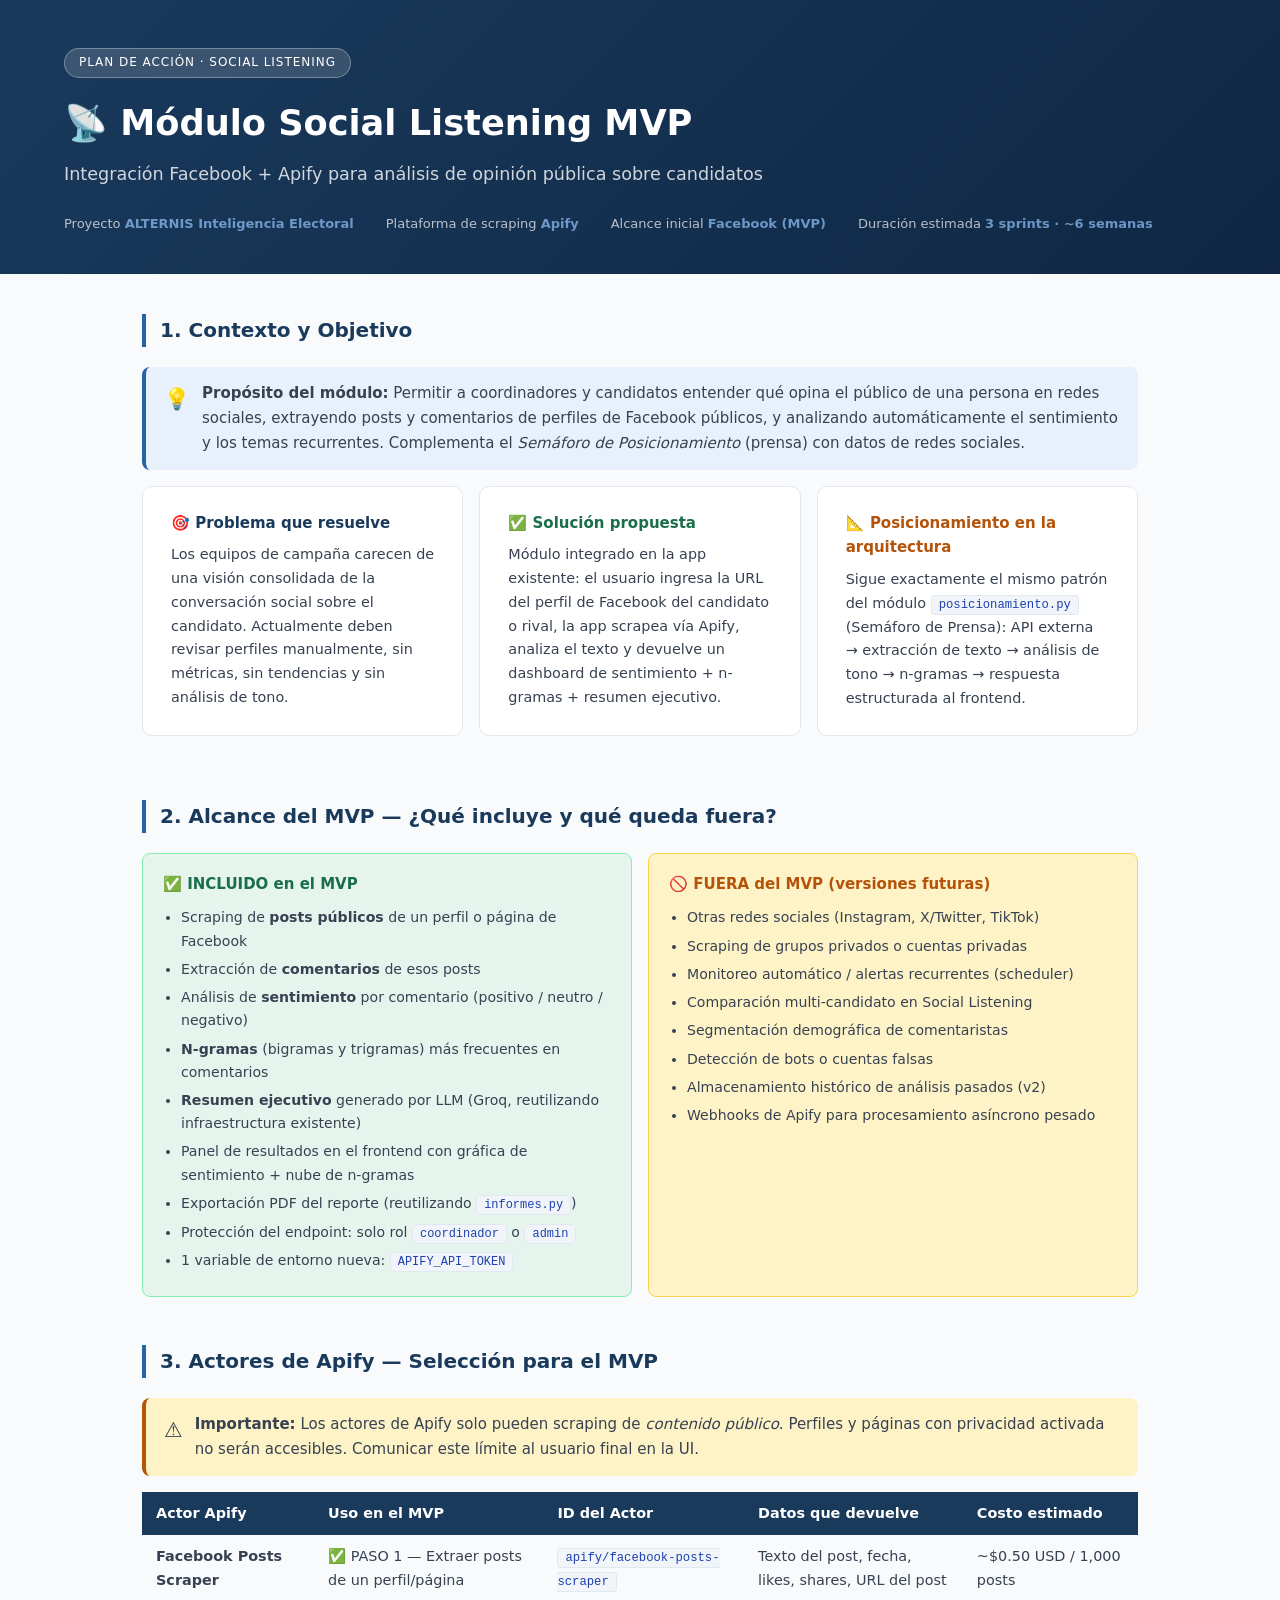
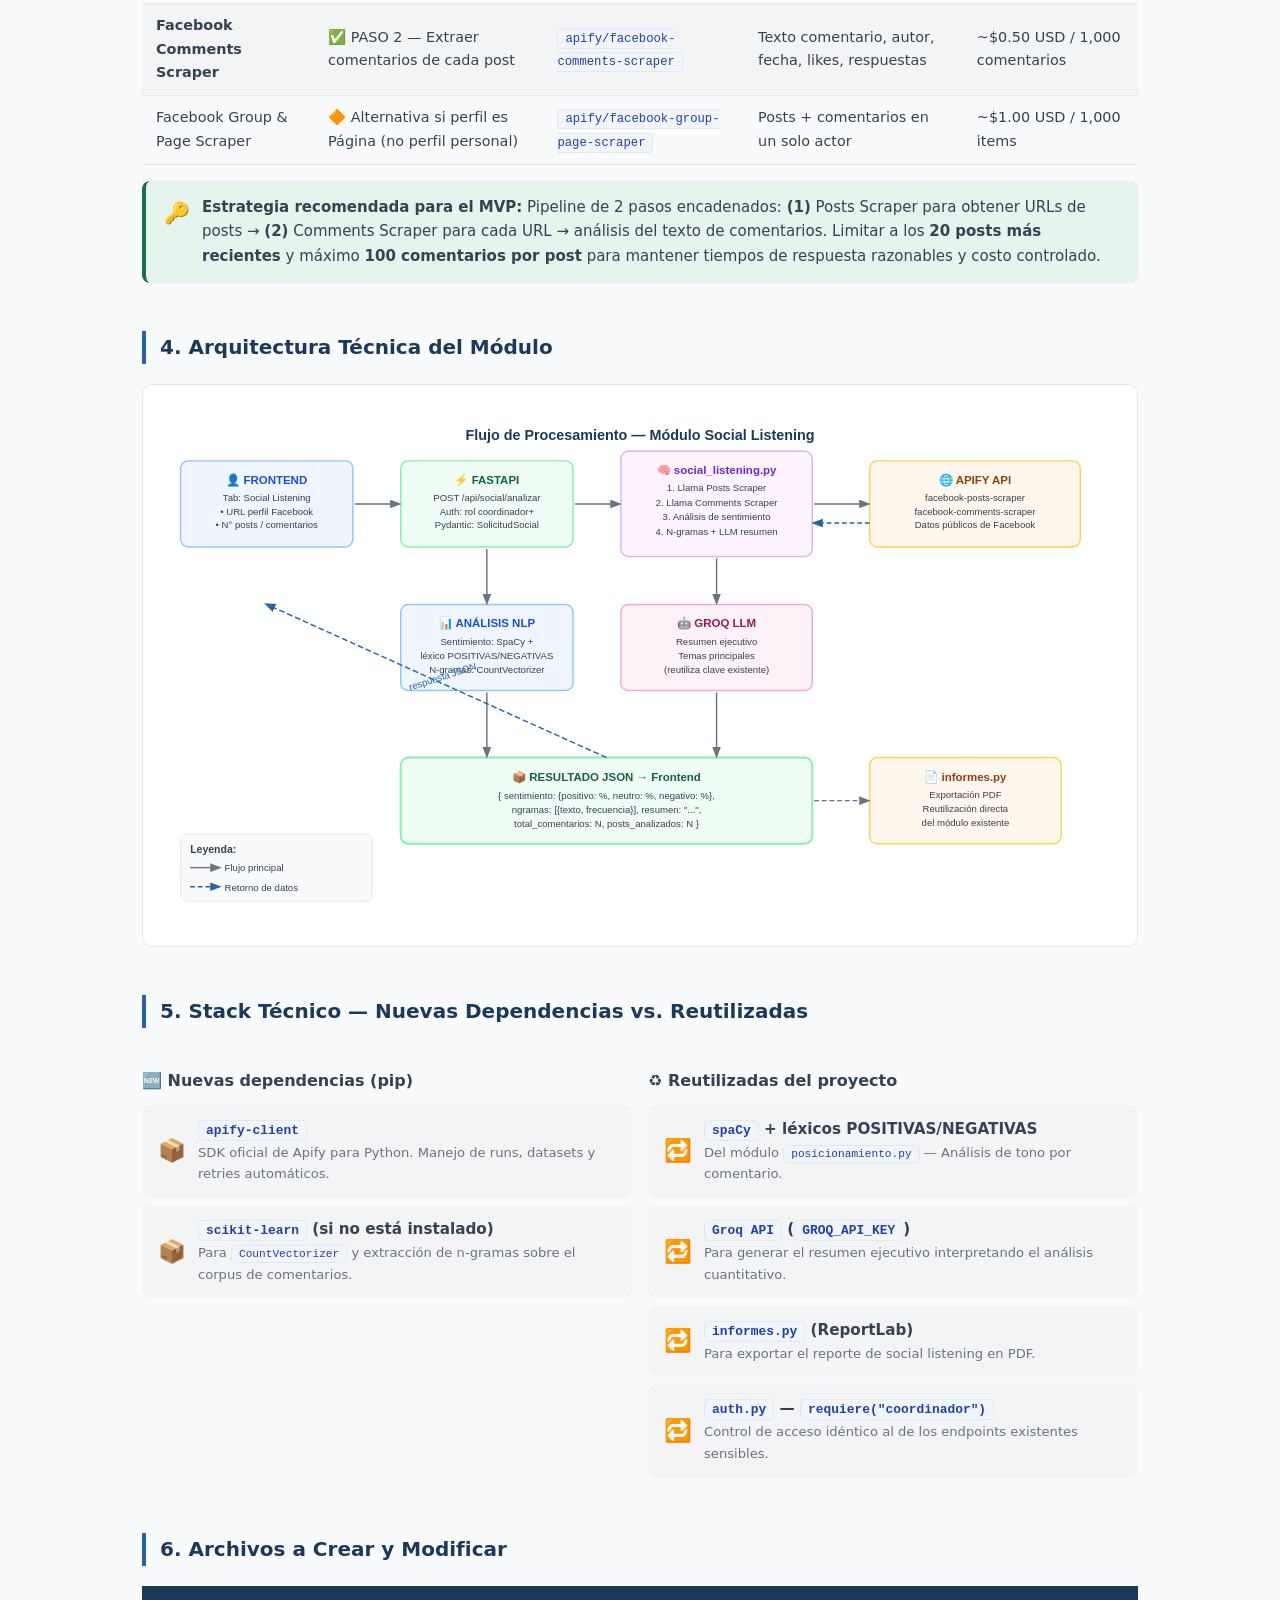
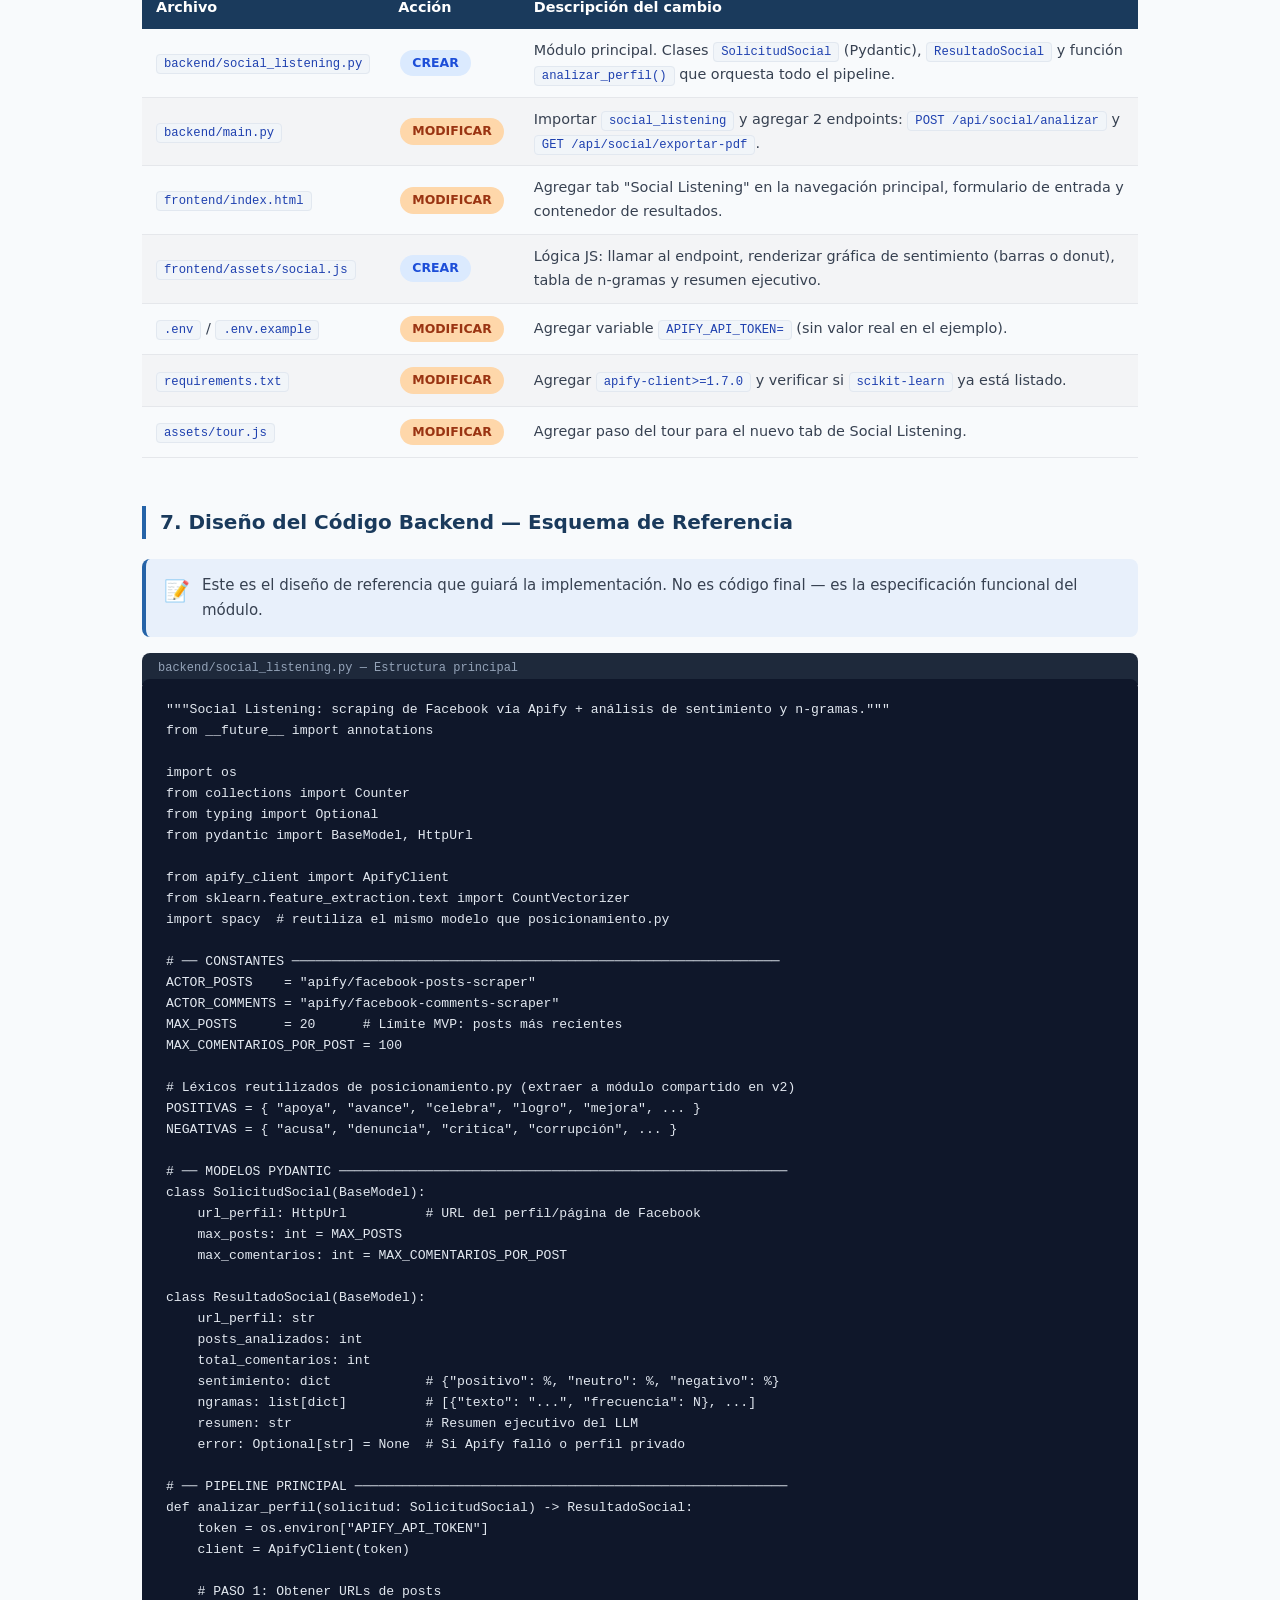
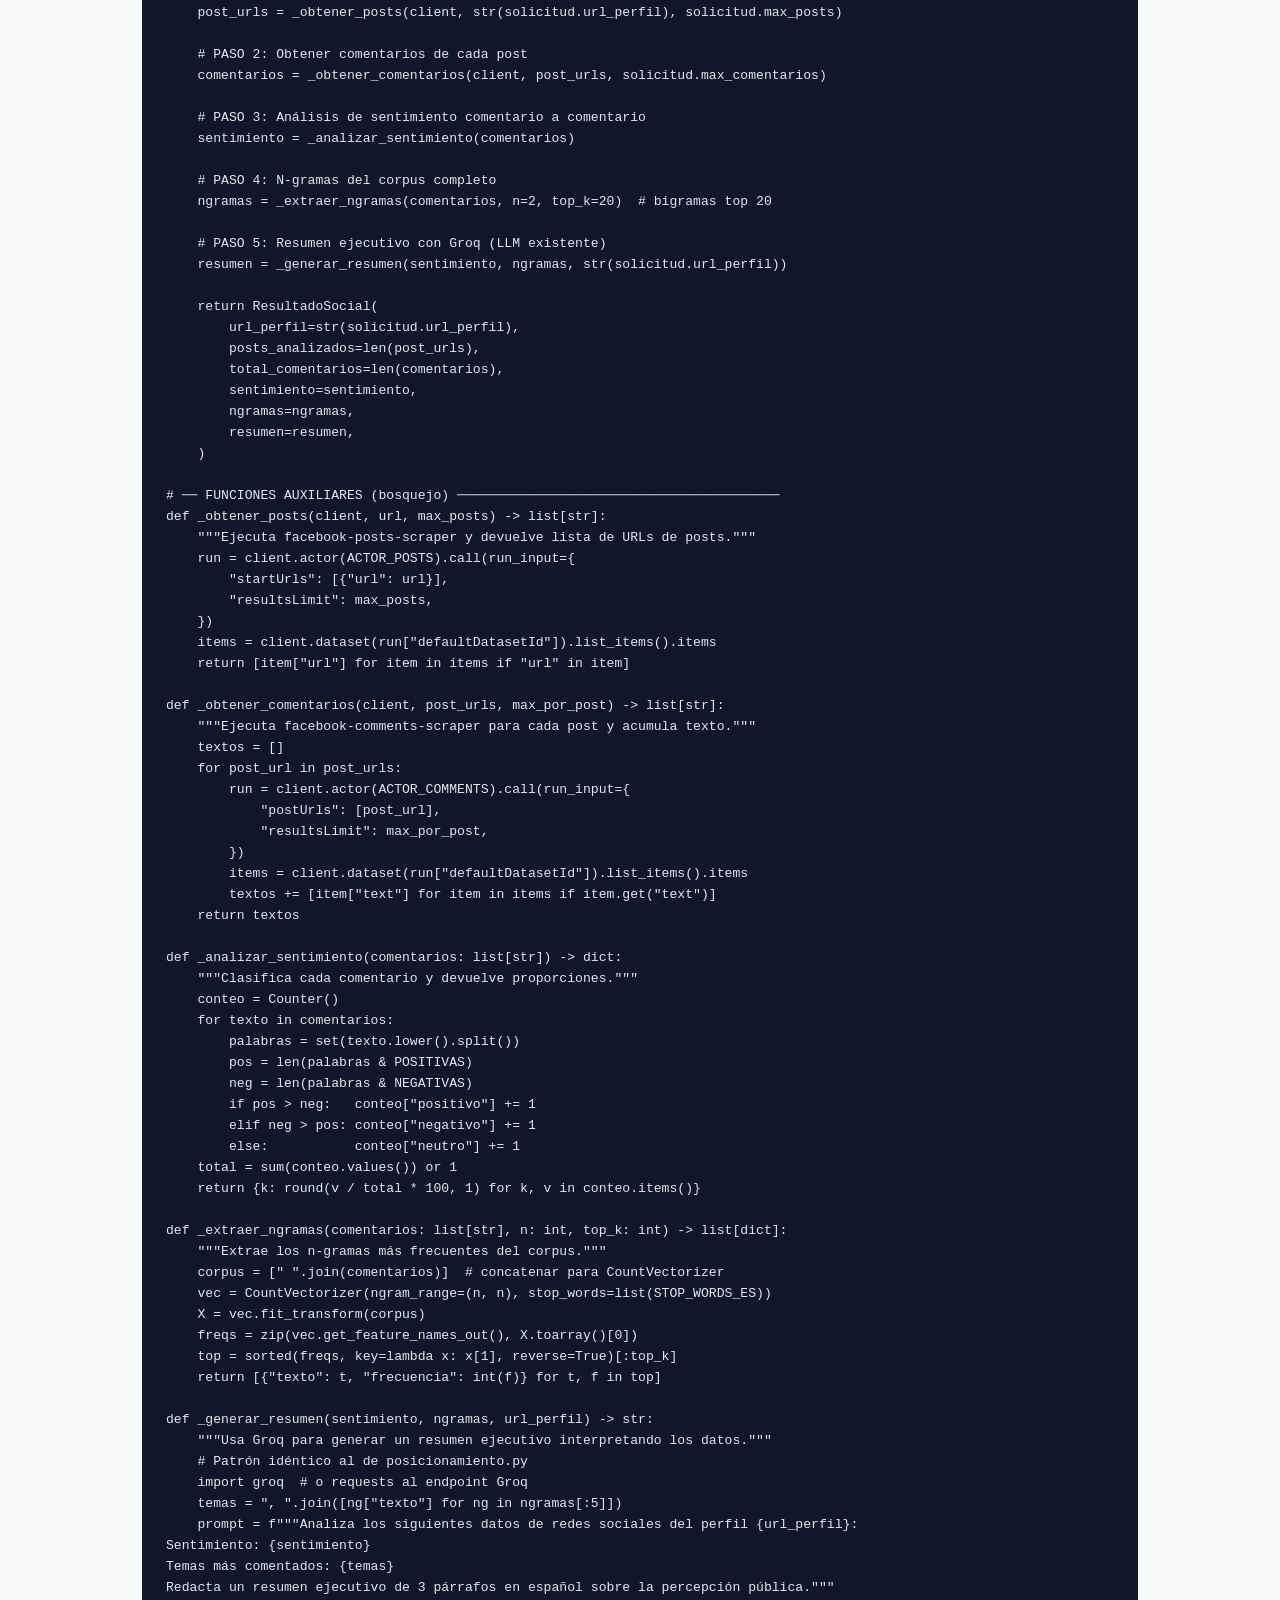
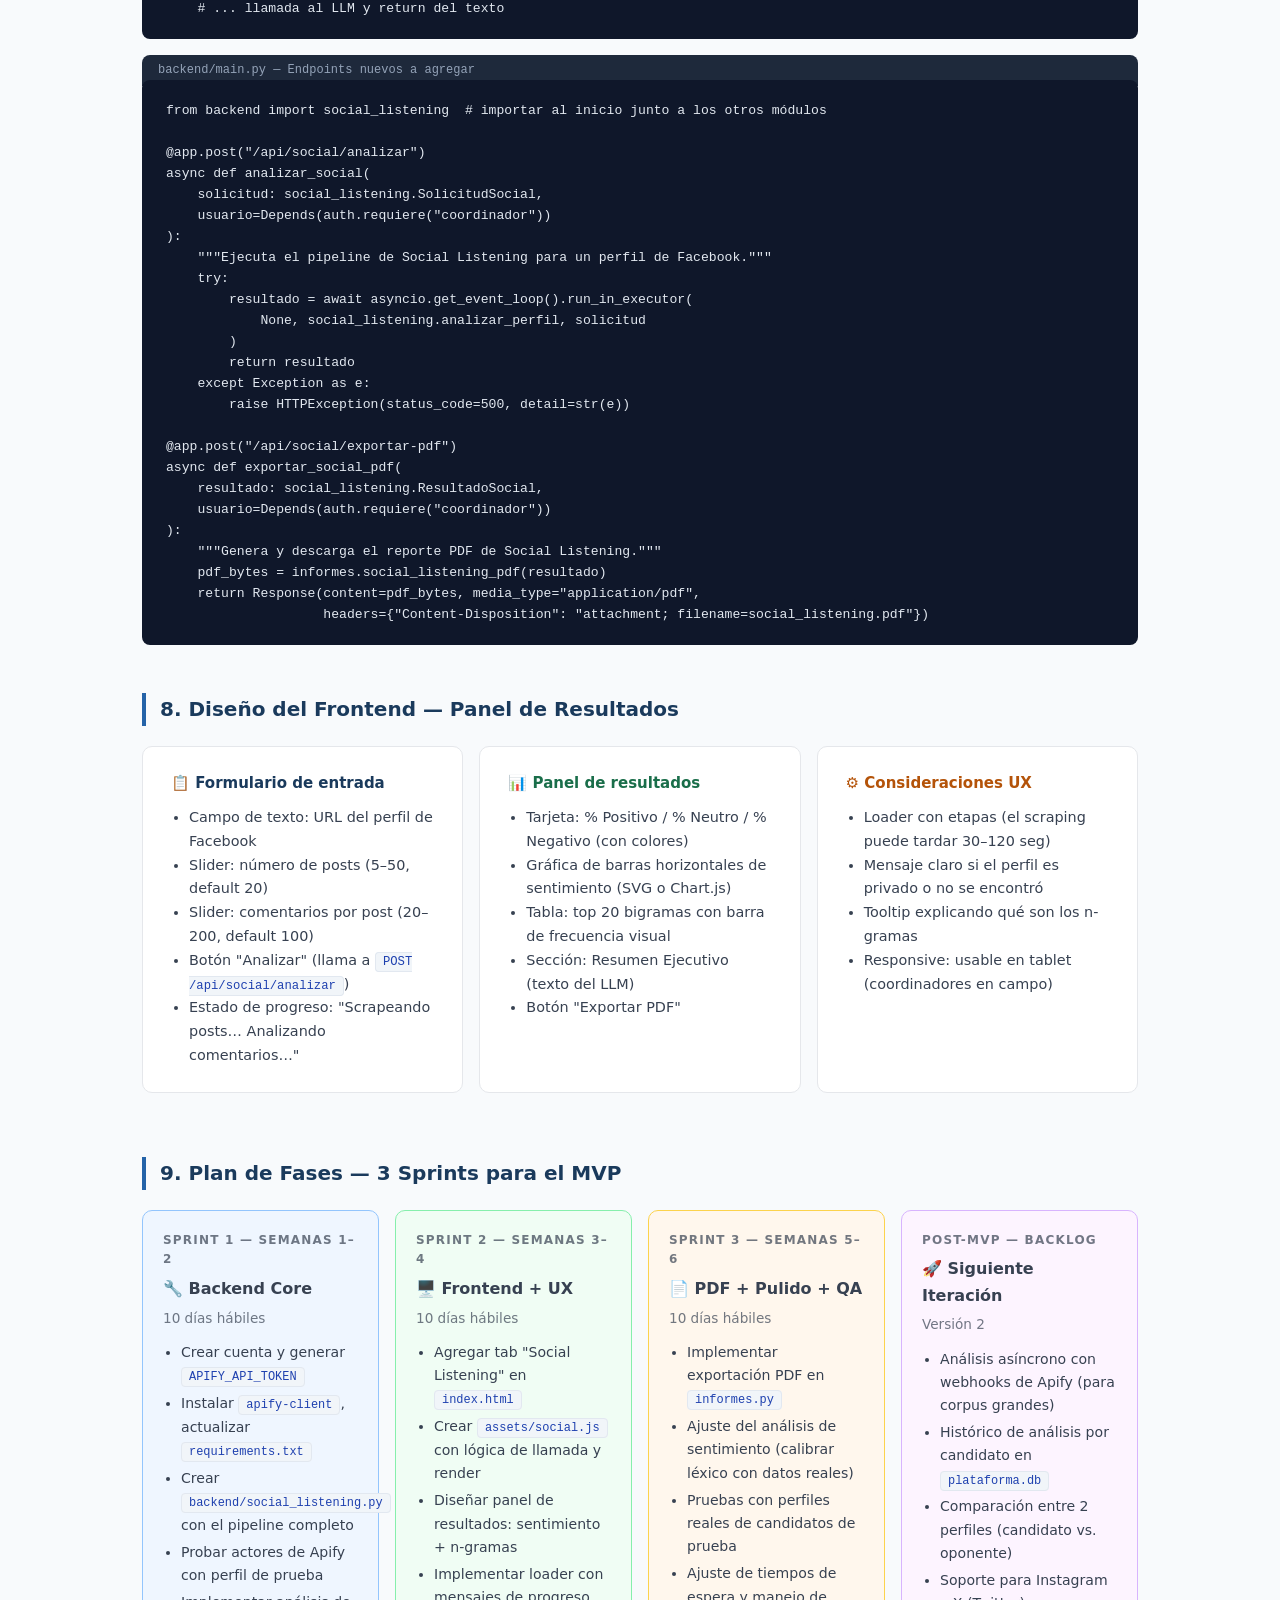
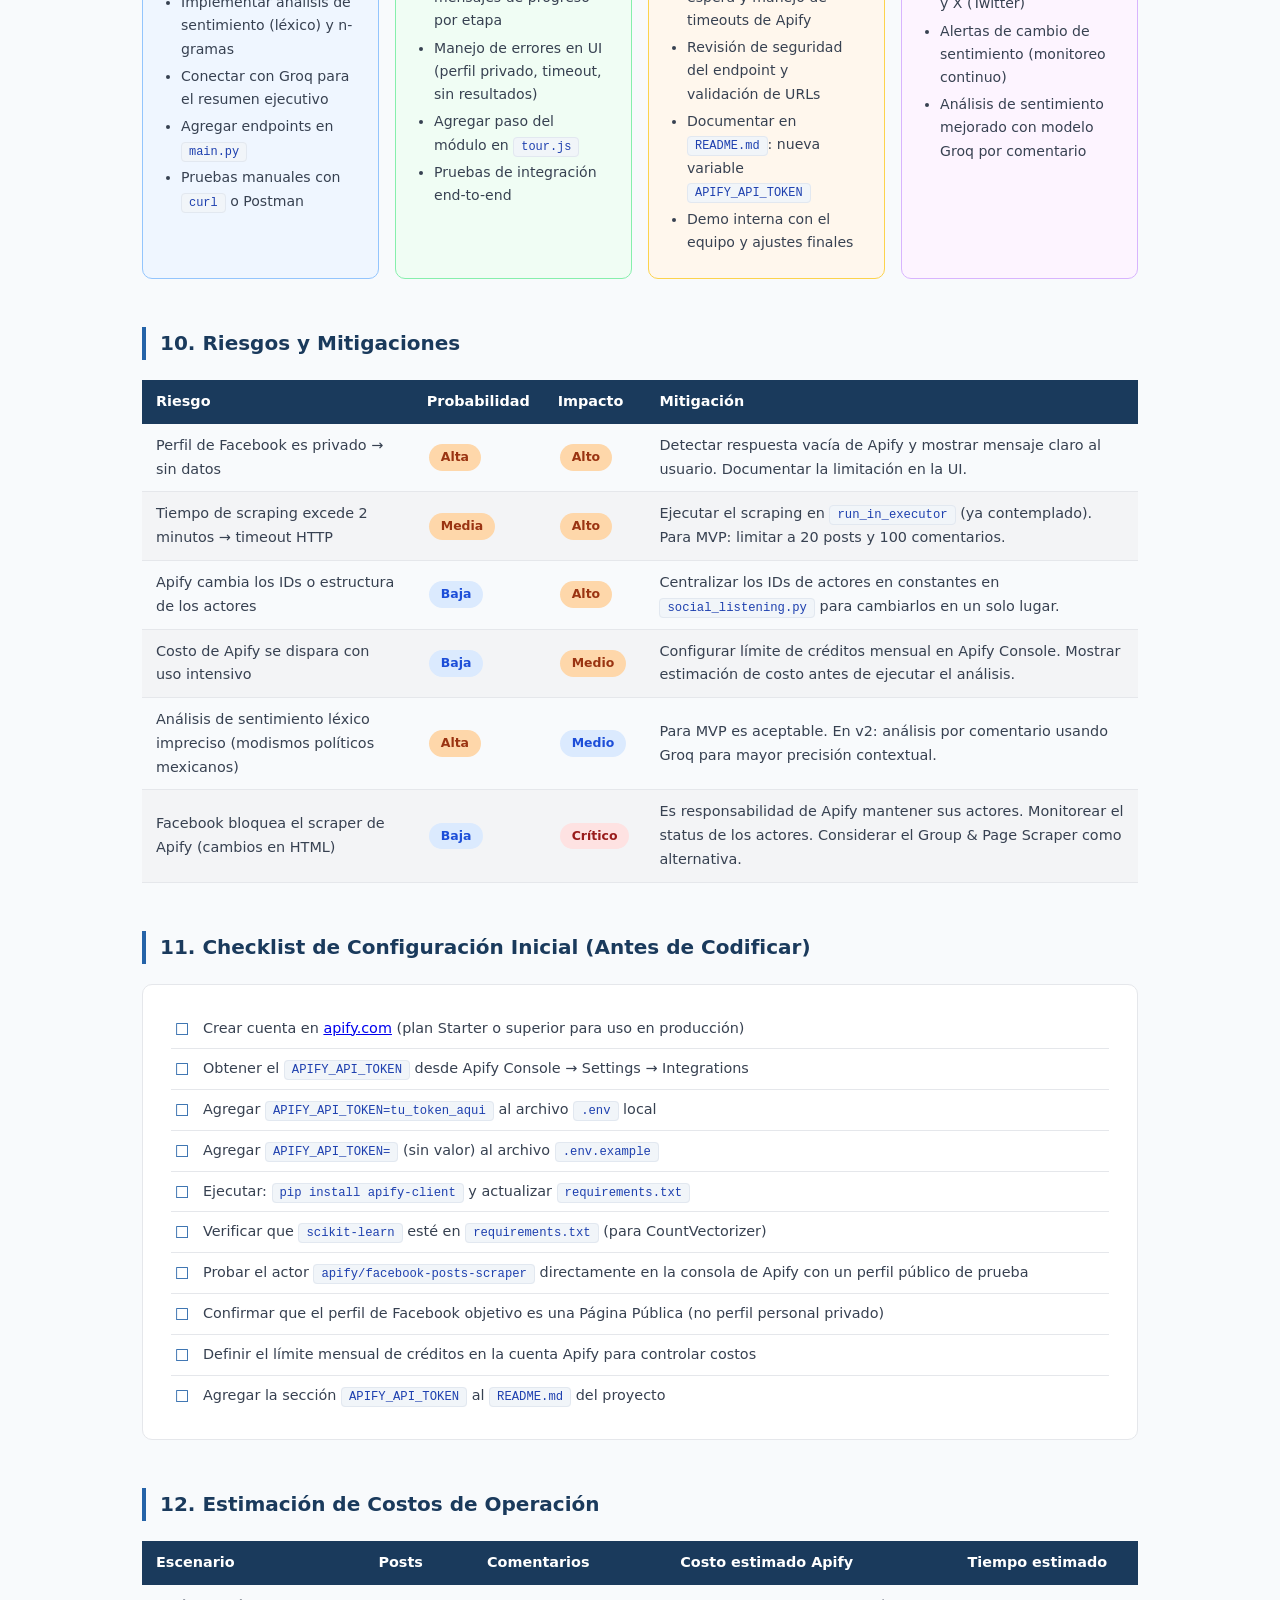
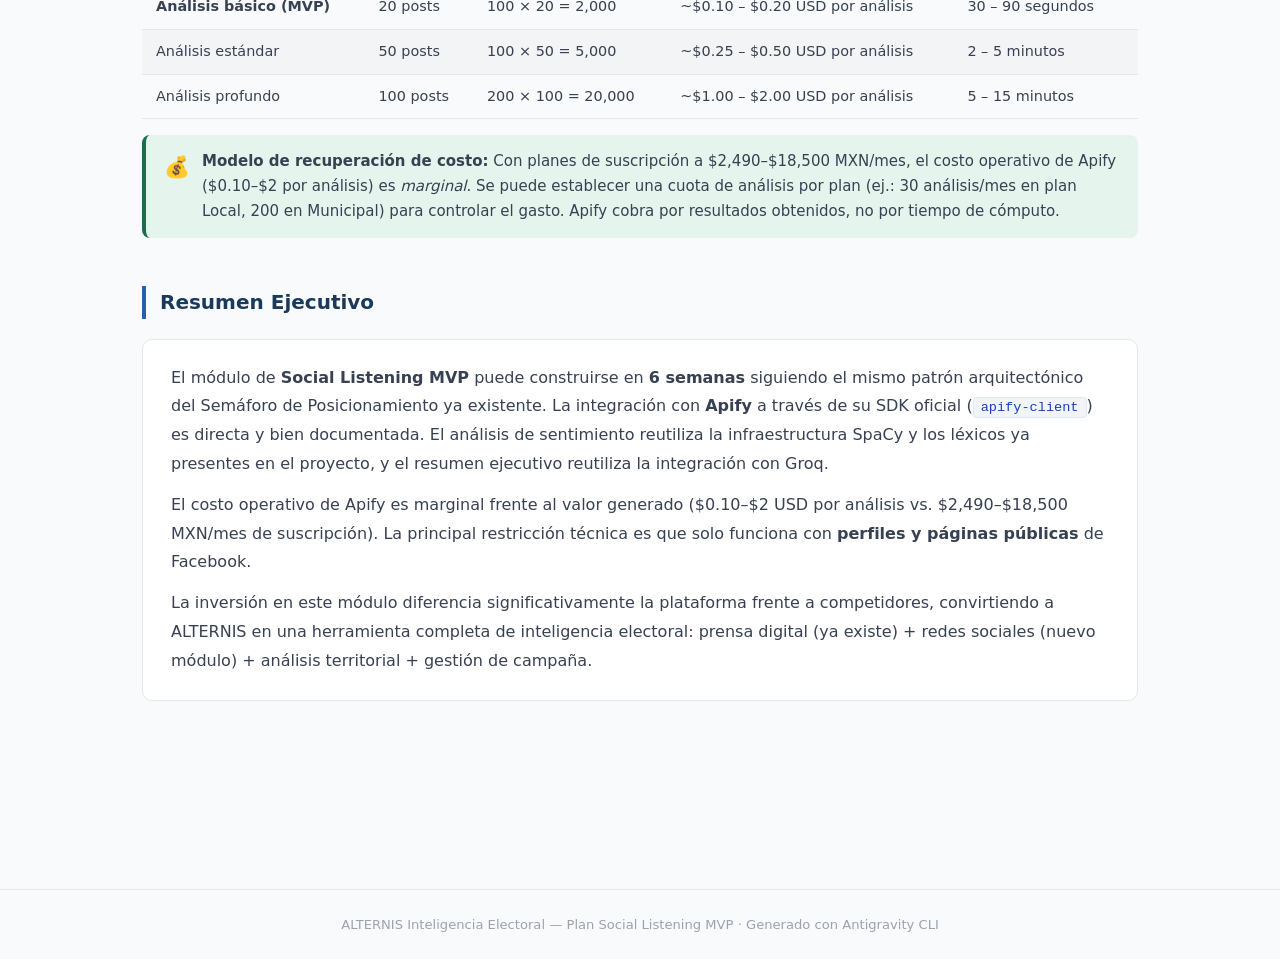
<file: plan_social_listening_mvp.html>
<!DOCTYPE html>
<html lang="es">
<head>
  <meta charset="UTF-8" />
  <meta name="viewport" content="width=device-width, initial-scale=1.0" />
  <title>Plan de Acción — Social Listening MVP | ALTERNIS</title>
  <style>
    :root {
      --azul:        #1a3a5c;
      --azul-medio:  #2563a8;
      --azul-claro:  #e8f0fb;
      --verde:       #1a6e4a;
      --verde-claro: #e6f4ee;
      --naranja:     #b45309;
      --naranja-claro:#fef3c7;
      --rojo:        #991b1b;
      --rojo-claro:  #fee2e2;
      --gris:        #374151;
      --gris-claro:  #f3f4f6;
      --borde:       #e5e7eb;
      --blanco:      #ffffff;
    }

    * { box-sizing: border-box; margin: 0; padding: 0; }

    body {
      font-family: 'Segoe UI', system-ui, -apple-system, sans-serif;
      background: #f8fafc;
      color: var(--gris);
      line-height: 1.65;
      font-size: 15px;
    }

    /* ── ENCABEZADO ─────────────────────────────────────── */
    header {
      background: linear-gradient(135deg, var(--azul) 0%, #0f2744 100%);
      color: white;
      padding: 48px 64px 40px;
    }
    header .badge {
      display: inline-block;
      background: rgba(255,255,255,0.15);
      border: 1px solid rgba(255,255,255,0.3);
      border-radius: 20px;
      padding: 4px 14px;
      font-size: 12px;
      letter-spacing: .08em;
      text-transform: uppercase;
      margin-bottom: 16px;
    }
    header h1 { font-size: 2.2rem; font-weight: 700; margin-bottom: 8px; }
    header .sub { font-size: 1.1rem; opacity: 0.8; margin-bottom: 24px; }
    header .meta { display: flex; gap: 32px; flex-wrap: wrap; }
    header .meta span { font-size: 13px; opacity: 0.7; }
    header .meta strong { color: #93c5fd; }

    /* ── LAYOUT ─────────────────────────────────────────── */
    .container { max-width: 1060px; margin: 0 auto; padding: 40px 32px 80px; }

    /* ── SECCIONES ──────────────────────────────────────── */
    .section { margin-bottom: 48px; }
    .section-title {
      font-size: 1.25rem;
      font-weight: 700;
      color: var(--azul);
      border-left: 4px solid var(--azul-medio);
      padding-left: 14px;
      margin-bottom: 20px;
    }
    .section-subtitle {
      font-size: 1rem;
      font-weight: 600;
      color: var(--gris);
      margin: 20px 0 10px;
    }

    /* ── TARJETAS ───────────────────────────────────────── */
    .card {
      background: white;
      border: 1px solid var(--borde);
      border-radius: 10px;
      padding: 24px 28px;
      margin-bottom: 16px;
    }
    .card-grid {
      display: grid;
      grid-template-columns: repeat(auto-fit, minmax(260px, 1fr));
      gap: 16px;
    }

    /* ── ALERTAS ───────────────────────────────────────── */
    .alert {
      border-radius: 8px;
      padding: 14px 18px;
      margin-bottom: 16px;
      display: flex;
      gap: 12px;
      align-items: flex-start;
    }
    .alert-icon { font-size: 1.3rem; flex-shrink: 0; margin-top: 1px; }
    .alert.info    { background: var(--azul-claro);    border-left: 4px solid var(--azul-medio); }
    .alert.success { background: var(--verde-claro);   border-left: 4px solid var(--verde); }
    .alert.warning { background: var(--naranja-claro); border-left: 4px solid var(--naranja); }
    .alert.danger  { background: var(--rojo-claro);    border-left: 4px solid var(--rojo); }

    /* ── FASES ─────────────────────────────────────────── */
    .fase-grid { display: grid; grid-template-columns: repeat(auto-fit, minmax(220px, 1fr)); gap: 16px; }
    .fase {
      border-radius: 10px;
      padding: 20px;
      border: 1px solid transparent;
    }
    .fase-1 { background: #eff6ff; border-color: #93c5fd; }
    .fase-2 { background: #f0fdf4; border-color: #86efac; }
    .fase-3 { background: #fff7ed; border-color: #fcd34d; }
    .fase-4 { background: #fdf4ff; border-color: #d8b4fe; }
    .fase-num {
      font-size: 0.75rem;
      font-weight: 700;
      letter-spacing: .1em;
      text-transform: uppercase;
      margin-bottom: 6px;
      opacity: 0.7;
    }
    .fase-title { font-size: 1rem; font-weight: 700; margin-bottom: 4px; }
    .fase-days  { font-size: 0.85rem; opacity: 0.7; margin-bottom: 12px; }
    .fase ul { padding-left: 18px; font-size: 0.88rem; }
    .fase ul li { margin-bottom: 4px; }

    /* ── CÓDIGO ─────────────────────────────────────────── */
    pre {
      background: #0f172a;
      color: #e2e8f0;
      border-radius: 8px;
      padding: 20px 24px;
      overflow-x: auto;
      font-size: 0.82rem;
      line-height: 1.6;
      margin-bottom: 16px;
    }
    .code-block-title {
      background: #1e293b;
      color: #94a3b8;
      font-size: 0.75rem;
      padding: 6px 16px;
      border-radius: 8px 8px 0 0;
      font-family: monospace;
      margin-bottom: -6px;
    }
    code {
      background: #f1f5f9;
      border: 1px solid #e2e8f0;
      border-radius: 4px;
      padding: 2px 7px;
      font-size: 0.85em;
      color: #1e40af;
      font-family: 'Courier New', monospace;
    }

    /* ── TABLA ─────────────────────────────────────────── */
    table { width: 100%; border-collapse: collapse; font-size: 0.9rem; }
    th {
      background: var(--azul);
      color: white;
      padding: 10px 14px;
      text-align: left;
      font-weight: 600;
    }
    td { padding: 10px 14px; border-bottom: 1px solid var(--borde); }
    tr:nth-child(even) td { background: var(--gris-claro); }
    tr:hover td { background: var(--azul-claro); }

    /* ── CHIPS ──────────────────────────────────────────── */
    .chip {
      display: inline-block;
      border-radius: 20px;
      padding: 3px 12px;
      font-size: 0.78rem;
      font-weight: 600;
      margin: 2px;
    }
    .chip-blue   { background: #dbeafe; color: #1d4ed8; }
    .chip-green  { background: #dcfce7; color: #166534; }
    .chip-orange { background: #fed7aa; color: #9a3412; }
    .chip-purple { background: #ede9fe; color: #6d28d9; }
    .chip-red    { background: #fee2e2; color: #991b1b; }

    /* ── DIAGRAMA DE FLUJO SVG ──────────────────────────── */
    .diagram-wrap {
      background: white;
      border: 1px solid var(--borde);
      border-radius: 10px;
      padding: 28px;
      overflow-x: auto;
    }

    /* ── CHECKLIST ──────────────────────────────────────── */
    .checklist { list-style: none; padding: 0; }
    .checklist li {
      padding: 8px 0 8px 32px;
      position: relative;
      border-bottom: 1px solid var(--borde);
      font-size: 0.9rem;
    }
    .checklist li:last-child { border-bottom: none; }
    .checklist li::before {
      content: '☐';
      position: absolute;
      left: 4px;
      color: var(--azul-medio);
      font-size: 1rem;
    }

    /* ── SCOPE IN/OUT ───────────────────────────────────── */
    .scope-grid { display: grid; grid-template-columns: 1fr 1fr; gap: 16px; }
    .scope-in, .scope-out {
      border-radius: 8px;
      padding: 18px 20px;
    }
    .scope-in  { background: var(--verde-claro);   border: 1px solid #86efac; }
    .scope-out { background: var(--naranja-claro);  border: 1px solid #fcd34d; }
    .scope-in h4  { color: var(--verde);   margin-bottom: 10px; }
    .scope-out h4 { color: var(--naranja); margin-bottom: 10px; }
    .scope-in ul, .scope-out ul { padding-left: 18px; font-size: 0.88rem; }
    .scope-in ul li, .scope-out ul li { margin-bottom: 5px; }

    /* ── STACK ITEM ─────────────────────────────────────── */
    .stack-item {
      display: flex;
      align-items: center;
      gap: 12px;
      padding: 12px 16px;
      background: var(--gris-claro);
      border-radius: 8px;
      margin-bottom: 8px;
    }
    .stack-item .icon { font-size: 1.4rem; }
    .stack-item .name { font-weight: 600; font-size: 0.95rem; }
    .stack-item .desc { font-size: 0.82rem; color: #6b7280; }

    /* ── PIE ─────────────────────────────────────────────── */
    footer {
      text-align: center;
      padding: 24px;
      font-size: 0.82rem;
      color: #9ca3af;
      border-top: 1px solid var(--borde);
      margin-top: 60px;
    }

    @media (max-width: 680px) {
      header { padding: 28px 20px; }
      .container { padding: 24px 16px; }
      .scope-grid { grid-template-columns: 1fr; }
      header h1 { font-size: 1.5rem; }
    }
  </style>
</head>
<body>

<!-- ══════════════════════════════════════════════════════ -->
<!--  ENCABEZADO                                           -->
<!-- ══════════════════════════════════════════════════════ -->
<header>
  <div class="badge">Plan de Acción · Social Listening</div>
  <h1>📡 Módulo Social Listening MVP</h1>
  <p class="sub">Integración Facebook + Apify para análisis de opinión pública sobre candidatos</p>
  <div class="meta">
    <span>Proyecto <strong>ALTERNIS Inteligencia Electoral</strong></span>
    <span>Plataforma de scraping <strong>Apify</strong></span>
    <span>Alcance inicial <strong>Facebook (MVP)</strong></span>
    <span>Duración estimada <strong>3 sprints · ~6 semanas</strong></span>
  </div>
</header>

<div class="container">

  <!-- ════════════════════════════════════════════════════ -->
  <!--  1. CONTEXTO Y OBJETIVO                             -->
  <!-- ════════════════════════════════════════════════════ -->
  <div class="section">
    <h2 class="section-title">1. Contexto y Objetivo</h2>

    <div class="alert info">
      <span class="alert-icon">💡</span>
      <div>
        <strong>Propósito del módulo:</strong> Permitir a coordinadores y candidatos entender qué opina
        el público de una persona en redes sociales, extrayendo posts y comentarios de perfiles de
        Facebook públicos, y analizando automáticamente el sentimiento y los temas recurrentes.
        Complementa el <em>Semáforo de Posicionamiento</em> (prensa) con datos de redes sociales.
      </div>
    </div>

    <div class="card-grid">
      <div class="card">
        <h4 style="margin-bottom:8px; color:var(--azul)">🎯 Problema que resuelve</h4>
        <p style="font-size:0.9rem">
          Los equipos de campaña carecen de una visión consolidada de la conversación social sobre el candidato.
          Actualmente deben revisar perfiles manualmente, sin métricas, sin tendencias y sin análisis de tono.
        </p>
      </div>
      <div class="card">
        <h4 style="margin-bottom:8px; color:var(--verde)">✅ Solución propuesta</h4>
        <p style="font-size:0.9rem">
          Módulo integrado en la app existente: el usuario ingresa la URL del perfil de Facebook del candidato
          o rival, la app scrapea vía Apify, analiza el texto y devuelve un dashboard de sentimiento + n-gramas + resumen ejecutivo.
        </p>
      </div>
      <div class="card">
        <h4 style="margin-bottom:8px; color:var(--naranja)">📐 Posicionamiento en la arquitectura</h4>
        <p style="font-size:0.9rem">
          Sigue exactamente el mismo patrón del módulo <code>posicionamiento.py</code> (Semáforo de Prensa):
          API externa → extracción de texto → análisis de tono → n-gramas → respuesta estructurada al frontend.
        </p>
      </div>
    </div>
  </div>

  <!-- ════════════════════════════════════════════════════ -->
  <!--  2. ALCANCE DEL MVP                                 -->
  <!-- ════════════════════════════════════════════════════ -->
  <div class="section">
    <h2 class="section-title">2. Alcance del MVP — ¿Qué incluye y qué queda fuera?</h2>

    <div class="scope-grid">
      <div class="scope-in">
        <h4>✅ INCLUIDO en el MVP</h4>
        <ul>
          <li>Scraping de <strong>posts públicos</strong> de un perfil o página de Facebook</li>
          <li>Extracción de <strong>comentarios</strong> de esos posts</li>
          <li>Análisis de <strong>sentimiento</strong> por comentario (positivo / neutro / negativo)</li>
          <li><strong>N-gramas</strong> (bigramas y trigramas) más frecuentes en comentarios</li>
          <li><strong>Resumen ejecutivo</strong> generado por LLM (Groq, reutilizando infraestructura existente)</li>
          <li>Panel de resultados en el frontend con gráfica de sentimiento + nube de n-gramas</li>
          <li>Exportación PDF del reporte (reutilizando <code>informes.py</code>)</li>
          <li>Protección del endpoint: solo rol <code>coordinador</code> o <code>admin</code></li>
          <li>1 variable de entorno nueva: <code>APIFY_API_TOKEN</code></li>
        </ul>
      </div>
      <div class="scope-out">
        <h4>🚫 FUERA del MVP (versiones futuras)</h4>
        <ul>
          <li>Otras redes sociales (Instagram, X/Twitter, TikTok)</li>
          <li>Scraping de grupos privados o cuentas privadas</li>
          <li>Monitoreo automático / alertas recurrentes (scheduler)</li>
          <li>Comparación multi-candidato en Social Listening</li>
          <li>Segmentación demográfica de comentaristas</li>
          <li>Detección de bots o cuentas falsas</li>
          <li>Almacenamiento histórico de análisis pasados (v2)</li>
          <li>Webhooks de Apify para procesamiento asíncrono pesado</li>
        </ul>
      </div>
    </div>
  </div>

  <!-- ════════════════════════════════════════════════════ -->
  <!--  3. ACTORES DE APIFY                                -->
  <!-- ════════════════════════════════════════════════════ -->
  <div class="section">
    <h2 class="section-title">3. Actores de Apify — Selección para el MVP</h2>

    <div class="alert warning">
      <span class="alert-icon">⚠️</span>
      <div>
        <strong>Importante:</strong> Los actores de Apify solo pueden scraping de <em>contenido público</em>.
        Perfiles y páginas con privacidad activada no serán accesibles. Comunicar este límite al usuario final en la UI.
      </div>
    </div>

    <table>
      <thead>
        <tr>
          <th>Actor Apify</th>
          <th>Uso en el MVP</th>
          <th>ID del Actor</th>
          <th>Datos que devuelve</th>
          <th>Costo estimado</th>
        </tr>
      </thead>
      <tbody>
        <tr>
          <td><strong>Facebook Posts Scraper</strong></td>
          <td>✅ PASO 1 — Extraer posts de un perfil/página</td>
          <td><code>apify/facebook-posts-scraper</code></td>
          <td>Texto del post, fecha, likes, shares, URL del post</td>
          <td>~$0.50 USD / 1,000 posts</td>
        </tr>
        <tr>
          <td><strong>Facebook Comments Scraper</strong></td>
          <td>✅ PASO 2 — Extraer comentarios de cada post</td>
          <td><code>apify/facebook-comments-scraper</code></td>
          <td>Texto comentario, autor, fecha, likes, respuestas</td>
          <td>~$0.50 USD / 1,000 comentarios</td>
        </tr>
        <tr>
          <td>Facebook Group &amp; Page Scraper</td>
          <td>🔶 Alternativa si perfil es Página (no perfil personal)</td>
          <td><code>apify/facebook-group-page-scraper</code></td>
          <td>Posts + comentarios en un solo actor</td>
          <td>~$1.00 USD / 1,000 items</td>
        </tr>
      </tbody>
    </table>

    <div class="alert success" style="margin-top:16px">
      <span class="alert-icon">🔑</span>
      <div>
        <strong>Estrategia recomendada para el MVP:</strong>
        Pipeline de 2 pasos encadenados:
        <strong>(1)</strong> Posts Scraper para obtener URLs de posts →
        <strong>(2)</strong> Comments Scraper para cada URL → análisis del texto de comentarios.
        Limitar a los <strong>20 posts más recientes</strong> y máximo <strong>100 comentarios por post</strong>
        para mantener tiempos de respuesta razonables y costo controlado.
      </div>
    </div>
  </div>

  <!-- ════════════════════════════════════════════════════ -->
  <!--  4. ARQUITECTURA TÉCNICA                            -->
  <!-- ════════════════════════════════════════════════════ -->
  <div class="section">
    <h2 class="section-title">4. Arquitectura Técnica del Módulo</h2>

    <div class="diagram-wrap">
      <svg viewBox="0 0 980 520" width="100%" xmlns="http://www.w3.org/2000/svg" font-family="Segoe UI, sans-serif">
        <defs>
          <marker id="arr" markerWidth="8" markerHeight="8" refX="6" refY="3" orient="auto">
            <path d="M0,0 L0,6 L8,3 z" fill="#6b7280"/>
          </marker>
          <marker id="arr2" markerWidth="8" markerHeight="8" refX="6" refY="3" orient="auto">
            <path d="M0,0 L0,6 L8,3 z" fill="#2563a8"/>
          </marker>
        </defs>

        <!-- TÍTULO -->
        <text x="490" y="28" text-anchor="middle" font-size="15" font-weight="700" fill="#1a3a5c">Flujo de Procesamiento — Módulo Social Listening</text>

        <!-- CAPA 1: USUARIO -->
        <rect x="10" y="50" width="180" height="90" rx="8" fill="#eff6ff" stroke="#93c5fd" stroke-width="1.5"/>
        <text x="100" y="74" text-anchor="middle" font-size="12" font-weight="700" fill="#1d4ed8">👤 FRONTEND</text>
        <text x="100" y="92" text-anchor="middle" font-size="10" fill="#374151">Tab: Social Listening</text>
        <text x="100" y="107" text-anchor="middle" font-size="10" fill="#374151">• URL perfil Facebook</text>
        <text x="100" y="120" text-anchor="middle" font-size="10" fill="#374151">• N° posts / comentarios</text>

        <!-- CAPA 2: API ENDPOINT -->
        <rect x="240" y="50" width="180" height="90" rx="8" fill="#f0fdf4" stroke="#86efac" stroke-width="1.5"/>
        <text x="330" y="74" text-anchor="middle" font-size="12" font-weight="700" fill="#166534">⚡ FASTAPI</text>
        <text x="330" y="92" text-anchor="middle" font-size="10" fill="#374151">POST /api/social/analizar</text>
        <text x="330" y="107" text-anchor="middle" font-size="10" fill="#374151">Auth: rol coordinador+</text>
        <text x="330" y="120" text-anchor="middle" font-size="10" fill="#374151">Pydantic: SolicitudSocial</text>

        <!-- CAPA 3: SOCIAL_LISTENING.PY -->
        <rect x="470" y="40" width="200" height="110" rx="8" fill="#fdf4ff" stroke="#d8b4fe" stroke-width="1.5"/>
        <text x="570" y="64" text-anchor="middle" font-size="12" font-weight="700" fill="#6d28d9">🧠 social_listening.py</text>
        <text x="570" y="82" text-anchor="middle" font-size="10" fill="#374151">1. Llama Posts Scraper</text>
        <text x="570" y="97" text-anchor="middle" font-size="10" fill="#374151">2. Llama Comments Scraper</text>
        <text x="570" y="112" text-anchor="middle" font-size="10" fill="#374151">3. Análisis de sentimiento</text>
        <text x="570" y="127" text-anchor="middle" font-size="10" fill="#374151">4. N-gramas + LLM resumen</text>

        <!-- CAPA 4: APIFY -->
        <rect x="730" y="50" width="220" height="90" rx="8" fill="#fff7ed" stroke="#fcd34d" stroke-width="1.5"/>
        <text x="840" y="74" text-anchor="middle" font-size="12" font-weight="700" fill="#92400e">🌐 APIFY API</text>
        <text x="840" y="92" text-anchor="middle" font-size="10" fill="#374151">facebook-posts-scraper</text>
        <text x="840" y="107" text-anchor="middle" font-size="10" fill="#374151">facebook-comments-scraper</text>
        <text x="840" y="120" text-anchor="middle" font-size="10" fill="#374151">Datos públicos de Facebook</text>

        <!-- ANÁLISIS INTERNO -->
        <rect x="240" y="200" width="180" height="90" rx="8" fill="#eff6ff" stroke="#93c5fd" stroke-width="1.5"/>
        <text x="330" y="224" text-anchor="middle" font-size="12" font-weight="700" fill="#1d4ed8">📊 ANÁLISIS NLP</text>
        <text x="330" y="242" text-anchor="middle" font-size="10" fill="#374151">Sentimiento: SpaCy +</text>
        <text x="330" y="257" text-anchor="middle" font-size="10" fill="#374151">léxico POSITIVAS/NEGATIVAS</text>
        <text x="330" y="272" text-anchor="middle" font-size="10" fill="#374151">N-gramas: CountVectorizer</text>

        <!-- GROQ LLM -->
        <rect x="470" y="200" width="200" height="90" rx="8" fill="#fdf2f8" stroke="#f9a8d4" stroke-width="1.5"/>
        <text x="570" y="224" text-anchor="middle" font-size="12" font-weight="700" fill="#9d174d">🤖 GROQ LLM</text>
        <text x="570" y="242" text-anchor="middle" font-size="10" fill="#374151">Resumen ejecutivo</text>
        <text x="570" y="257" text-anchor="middle" font-size="10" fill="#374151">Temas principales</text>
        <text x="570" y="272" text-anchor="middle" font-size="10" fill="#374151">(reutiliza clave existente)</text>

        <!-- RESULTADO -->
        <rect x="240" y="360" width="430" height="90" rx="8" fill="#f0fdf4" stroke="#86efac" stroke-width="2"/>
        <text x="455" y="384" text-anchor="middle" font-size="12" font-weight="700" fill="#166534">📦 RESULTADO JSON → Frontend</text>
        <text x="455" y="403" text-anchor="middle" font-size="10" fill="#374151">{ sentimiento: {positivo: %, neutro: %, negativo: %},</text>
        <text x="455" y="418" text-anchor="middle" font-size="10" fill="#374151">  ngramas: [{texto, frecuencia}], resumen: "...",</text>
        <text x="455" y="433" text-anchor="middle" font-size="10" fill="#374151">  total_comentarios: N, posts_analizados: N }</text>

        <!-- INFORMES PDF -->
        <rect x="730" y="360" width="200" height="90" rx="8" fill="#fff7ed" stroke="#fcd34d" stroke-width="1.5"/>
        <text x="830" y="384" text-anchor="middle" font-size="12" font-weight="700" fill="#92400e">📄 informes.py</text>
        <text x="830" y="402" text-anchor="middle" font-size="10" fill="#374151">Exportación PDF</text>
        <text x="830" y="417" text-anchor="middle" font-size="10" fill="#374151">Reutilización directa</text>
        <text x="830" y="432" text-anchor="middle" font-size="10" fill="#374151">del módulo existente</text>

        <!-- FLECHAS HORIZONTALES CAPA SUPERIOR -->
        <line x1="192" y1="95" x2="238" y2="95" stroke="#6b7280" stroke-width="1.5" marker-end="url(#arr)"/>
        <line x1="422" y1="95" x2="468" y2="95" stroke="#6b7280" stroke-width="1.5" marker-end="url(#arr)"/>
        <line x1="672" y1="95" x2="728" y2="95" stroke="#6b7280" stroke-width="1.5" marker-end="url(#arr)"/>

        <!-- RETORNO APIFY → social_listening.py -->
        <line x1="730" y1="115" x2="672" y2="115" stroke="#2563a8" stroke-width="1.5" stroke-dasharray="5,3" marker-end="url(#arr2)"/>

        <!-- FLECHAS VERTICALES ANÁLISIS -->
        <line x1="330" y1="142" x2="330" y2="198" stroke="#6b7280" stroke-width="1.5" marker-end="url(#arr)"/>
        <line x1="570" y1="152" x2="570" y2="198" stroke="#6b7280" stroke-width="1.5" marker-end="url(#arr)"/>

        <!-- FLECHAS → RESULTADO -->
        <line x1="330" y1="292" x2="330" y2="358" stroke="#6b7280" stroke-width="1.5" marker-end="url(#arr)"/>
        <line x1="570" y1="292" x2="570" y2="358" stroke="#6b7280" stroke-width="1.5" marker-end="url(#arr)"/>

        <!-- FLECHA RESULTADO → PDF -->
        <line x1="672" y1="405" x2="728" y2="405" stroke="#6b7280" stroke-width="1.5" stroke-dasharray="5,3" marker-end="url(#arr)"/>

        <!-- FLECHA RESULTADO → FRONTEND (retorno) -->
        <line x1="455" y1="360" x2="100" y2="200" stroke="#2563a8" stroke-width="1.5" stroke-dasharray="6,3" marker-end="url(#arr2)"/>
        <text x="250" y="290" font-size="10" fill="#2563a8" transform="rotate(-18, 250, 290)">respuesta JSON</text>

        <!-- LEYENDA -->
        <rect x="10" y="440" width="200" height="70" rx="6" fill="#f9fafb" stroke="#e5e7eb"/>
        <text x="20" y="460" font-size="11" font-weight="700" fill="#374151">Leyenda:</text>
        <line x1="20" y1="475" x2="50" y2="475" stroke="#6b7280" stroke-width="1.5" marker-end="url(#arr)"/>
        <text x="56" y="479" font-size="10" fill="#374151">Flujo principal</text>
        <line x1="20" y1="495" x2="50" y2="495" stroke="#2563a8" stroke-width="1.5" stroke-dasharray="5,3" marker-end="url(#arr2)"/>
        <text x="56" y="499" font-size="10" fill="#374151">Retorno de datos</text>
      </svg>
    </div>
  </div>

  <!-- ════════════════════════════════════════════════════ -->
  <!--  5. STACK TÉCNICO                                   -->
  <!-- ════════════════════════════════════════════════════ -->
  <div class="section">
    <h2 class="section-title">5. Stack Técnico — Nuevas Dependencias vs. Reutilizadas</h2>

    <div class="card-grid">
      <div>
        <h3 class="section-subtitle">🆕 Nuevas dependencias (pip)</h3>
        <div class="stack-item">
          <span class="icon">📦</span>
          <div>
            <div class="name"><code>apify-client</code></div>
            <div class="desc">SDK oficial de Apify para Python. Manejo de runs, datasets y retries automáticos.</div>
          </div>
        </div>
        <div class="stack-item">
          <span class="icon">📦</span>
          <div>
            <div class="name"><code>scikit-learn</code> (si no está instalado)</div>
            <div class="desc">Para <code>CountVectorizer</code> y extracción de n-gramas sobre el corpus de comentarios.</div>
          </div>
        </div>
      </div>
      <div>
        <h3 class="section-subtitle">♻️ Reutilizadas del proyecto</h3>
        <div class="stack-item">
          <span class="icon">🔁</span>
          <div>
            <div class="name"><code>spaCy</code> + léxicos POSITIVAS/NEGATIVAS</div>
            <div class="desc">Del módulo <code>posicionamiento.py</code> — Análisis de tono por comentario.</div>
          </div>
        </div>
        <div class="stack-item">
          <span class="icon">🔁</span>
          <div>
            <div class="name"><code>Groq API</code> (<code>GROQ_API_KEY</code>)</div>
            <div class="desc">Para generar el resumen ejecutivo interpretando el análisis cuantitativo.</div>
          </div>
        </div>
        <div class="stack-item">
          <span class="icon">🔁</span>
          <div>
            <div class="name"><code>informes.py</code> (ReportLab)</div>
            <div class="desc">Para exportar el reporte de social listening en PDF.</div>
          </div>
        </div>
        <div class="stack-item">
          <span class="icon">🔁</span>
          <div>
            <div class="name"><code>auth.py</code> — <code>requiere("coordinador")</code></div>
            <div class="desc">Control de acceso idéntico al de los endpoints existentes sensibles.</div>
          </div>
        </div>
      </div>
    </div>
  </div>

  <!-- ════════════════════════════════════════════════════ -->
  <!--  6. ESTRUCTURA DE ARCHIVOS A CREAR/MODIFICAR        -->
  <!-- ════════════════════════════════════════════════════ -->
  <div class="section">
    <h2 class="section-title">6. Archivos a Crear y Modificar</h2>

    <table>
      <thead>
        <tr><th>Archivo</th><th>Acción</th><th>Descripción del cambio</th></tr>
      </thead>
      <tbody>
        <tr>
          <td><code>backend/social_listening.py</code></td>
          <td><span class="chip chip-blue">CREAR</span></td>
          <td>Módulo principal. Clases <code>SolicitudSocial</code> (Pydantic), <code>ResultadoSocial</code> y función <code>analizar_perfil()</code> que orquesta todo el pipeline.</td>
        </tr>
        <tr>
          <td><code>backend/main.py</code></td>
          <td><span class="chip chip-orange">MODIFICAR</span></td>
          <td>Importar <code>social_listening</code> y agregar 2 endpoints: <code>POST /api/social/analizar</code> y <code>GET /api/social/exportar-pdf</code>.</td>
        </tr>
        <tr>
          <td><code>frontend/index.html</code></td>
          <td><span class="chip chip-orange">MODIFICAR</span></td>
          <td>Agregar tab "Social Listening" en la navegación principal, formulario de entrada y contenedor de resultados.</td>
        </tr>
        <tr>
          <td><code>frontend/assets/social.js</code></td>
          <td><span class="chip chip-blue">CREAR</span></td>
          <td>Lógica JS: llamar al endpoint, renderizar gráfica de sentimiento (barras o donut), tabla de n-gramas y resumen ejecutivo.</td>
        </tr>
        <tr>
          <td><code>.env</code> / <code>.env.example</code></td>
          <td><span class="chip chip-orange">MODIFICAR</span></td>
          <td>Agregar variable <code>APIFY_API_TOKEN=</code> (sin valor real en el ejemplo).</td>
        </tr>
        <tr>
          <td><code>requirements.txt</code></td>
          <td><span class="chip chip-orange">MODIFICAR</span></td>
          <td>Agregar <code>apify-client&gt;=1.7.0</code> y verificar si <code>scikit-learn</code> ya está listado.</td>
        </tr>
        <tr>
          <td><code>assets/tour.js</code></td>
          <td><span class="chip chip-orange">MODIFICAR</span></td>
          <td>Agregar paso del tour para el nuevo tab de Social Listening.</td>
        </tr>
      </tbody>
    </table>
  </div>

  <!-- ════════════════════════════════════════════════════ -->
  <!--  7. DISEÑO DEL CÓDIGO BACKEND                       -->
  <!-- ════════════════════════════════════════════════════ -->
  <div class="section">
    <h2 class="section-title">7. Diseño del Código Backend — Esquema de Referencia</h2>

    <div class="alert info">
      <span class="alert-icon">📝</span>
      <div>Este es el diseño de referencia que guiará la implementación. No es código final — es la especificación funcional del módulo.</div>
    </div>

    <div class="code-block-title">backend/social_listening.py — Estructura principal</div>
    <pre>
"""Social Listening: scraping de Facebook vía Apify + análisis de sentimiento y n-gramas."""
from __future__ import annotations

import os
from collections import Counter
from typing import Optional
from pydantic import BaseModel, HttpUrl

from apify_client import ApifyClient
from sklearn.feature_extraction.text import CountVectorizer
import spacy  # reutiliza el mismo modelo que posicionamiento.py

# ── CONSTANTES ──────────────────────────────────────────────────────────────
ACTOR_POSTS    = "apify/facebook-posts-scraper"
ACTOR_COMMENTS = "apify/facebook-comments-scraper"
MAX_POSTS      = 20      # Límite MVP: posts más recientes
MAX_COMENTARIOS_POR_POST = 100

# Léxicos reutilizados de posicionamiento.py (extraer a módulo compartido en v2)
POSITIVAS = { "apoya", "avance", "celebra", "logro", "mejora", ... }
NEGATIVAS = { "acusa", "denuncia", "critica", "corrupción", ... }

# ── MODELOS PYDANTIC ─────────────────────────────────────────────────────────
class SolicitudSocial(BaseModel):
    url_perfil: HttpUrl          # URL del perfil/página de Facebook
    max_posts: int = MAX_POSTS
    max_comentarios: int = MAX_COMENTARIOS_POR_POST

class ResultadoSocial(BaseModel):
    url_perfil: str
    posts_analizados: int
    total_comentarios: int
    sentimiento: dict            # {"positivo": %, "neutro": %, "negativo": %}
    ngramas: list[dict]          # [{"texto": "...", "frecuencia": N}, ...]
    resumen: str                 # Resumen ejecutivo del LLM
    error: Optional[str] = None  # Si Apify falló o perfil privado

# ── PIPELINE PRINCIPAL ───────────────────────────────────────────────────────
def analizar_perfil(solicitud: SolicitudSocial) -> ResultadoSocial:
    token = os.environ["APIFY_API_TOKEN"]
    client = ApifyClient(token)

    # PASO 1: Obtener URLs de posts
    post_urls = _obtener_posts(client, str(solicitud.url_perfil), solicitud.max_posts)

    # PASO 2: Obtener comentarios de cada post
    comentarios = _obtener_comentarios(client, post_urls, solicitud.max_comentarios)

    # PASO 3: Análisis de sentimiento comentario a comentario
    sentimiento = _analizar_sentimiento(comentarios)

    # PASO 4: N-gramas del corpus completo
    ngramas = _extraer_ngramas(comentarios, n=2, top_k=20)  # bigramas top 20

    # PASO 5: Resumen ejecutivo con Groq (LLM existente)
    resumen = _generar_resumen(sentimiento, ngramas, str(solicitud.url_perfil))

    return ResultadoSocial(
        url_perfil=str(solicitud.url_perfil),
        posts_analizados=len(post_urls),
        total_comentarios=len(comentarios),
        sentimiento=sentimiento,
        ngramas=ngramas,
        resumen=resumen,
    )

# ── FUNCIONES AUXILIARES (bosquejo) ─────────────────────────────────────────
def _obtener_posts(client, url, max_posts) -> list[str]:
    """Ejecuta facebook-posts-scraper y devuelve lista de URLs de posts."""
    run = client.actor(ACTOR_POSTS).call(run_input={
        "startUrls": [{"url": url}],
        "resultsLimit": max_posts,
    })
    items = client.dataset(run["defaultDatasetId"]).list_items().items
    return [item["url"] for item in items if "url" in item]

def _obtener_comentarios(client, post_urls, max_por_post) -> list[str]:
    """Ejecuta facebook-comments-scraper para cada post y acumula texto."""
    textos = []
    for post_url in post_urls:
        run = client.actor(ACTOR_COMMENTS).call(run_input={
            "postUrls": [post_url],
            "resultsLimit": max_por_post,
        })
        items = client.dataset(run["defaultDatasetId"]).list_items().items
        textos += [item["text"] for item in items if item.get("text")]
    return textos

def _analizar_sentimiento(comentarios: list[str]) -> dict:
    """Clasifica cada comentario y devuelve proporciones."""
    conteo = Counter()
    for texto in comentarios:
        palabras = set(texto.lower().split())
        pos = len(palabras & POSITIVAS)
        neg = len(palabras & NEGATIVAS)
        if pos > neg:   conteo["positivo"] += 1
        elif neg > pos: conteo["negativo"] += 1
        else:           conteo["neutro"] += 1
    total = sum(conteo.values()) or 1
    return {k: round(v / total * 100, 1) for k, v in conteo.items()}

def _extraer_ngramas(comentarios: list[str], n: int, top_k: int) -> list[dict]:
    """Extrae los n-gramas más frecuentes del corpus."""
    corpus = [" ".join(comentarios)]  # concatenar para CountVectorizer
    vec = CountVectorizer(ngram_range=(n, n), stop_words=list(STOP_WORDS_ES))
    X = vec.fit_transform(corpus)
    freqs = zip(vec.get_feature_names_out(), X.toarray()[0])
    top = sorted(freqs, key=lambda x: x[1], reverse=True)[:top_k]
    return [{"texto": t, "frecuencia": int(f)} for t, f in top]

def _generar_resumen(sentimiento, ngramas, url_perfil) -> str:
    """Usa Groq para generar un resumen ejecutivo interpretando los datos."""
    # Patrón idéntico al de posicionamiento.py
    import groq  # o requests al endpoint Groq
    temas = ", ".join([ng["texto"] for ng in ngramas[:5]])
    prompt = f"""Analiza los siguientes datos de redes sociales del perfil {url_perfil}:
Sentimiento: {sentimiento}
Temas más comentados: {temas}
Redacta un resumen ejecutivo de 3 párrafos en español sobre la percepción pública."""
    # ... llamada al LLM y return del texto
</pre>

    <div class="code-block-title">backend/main.py — Endpoints nuevos a agregar</div>
    <pre>
from backend import social_listening  # importar al inicio junto a los otros módulos

@app.post("/api/social/analizar")
async def analizar_social(
    solicitud: social_listening.SolicitudSocial,
    usuario=Depends(auth.requiere("coordinador"))
):
    """Ejecuta el pipeline de Social Listening para un perfil de Facebook."""
    try:
        resultado = await asyncio.get_event_loop().run_in_executor(
            None, social_listening.analizar_perfil, solicitud
        )
        return resultado
    except Exception as e:
        raise HTTPException(status_code=500, detail=str(e))

@app.post("/api/social/exportar-pdf")
async def exportar_social_pdf(
    resultado: social_listening.ResultadoSocial,
    usuario=Depends(auth.requiere("coordinador"))
):
    """Genera y descarga el reporte PDF de Social Listening."""
    pdf_bytes = informes.social_listening_pdf(resultado)
    return Response(content=pdf_bytes, media_type="application/pdf",
                    headers={"Content-Disposition": "attachment; filename=social_listening.pdf"})
</pre>
  </div>

  <!-- ════════════════════════════════════════════════════ -->
  <!--  8. DISEÑO DEL FRONTEND                             -->
  <!-- ════════════════════════════════════════════════════ -->
  <div class="section">
    <h2 class="section-title">8. Diseño del Frontend — Panel de Resultados</h2>

    <div class="card-grid">
      <div class="card">
        <h4 style="color:var(--azul); margin-bottom:10px">📋 Formulario de entrada</h4>
        <ul style="padding-left:18px; font-size:0.9rem">
          <li>Campo de texto: URL del perfil de Facebook</li>
          <li>Slider: número de posts (5–50, default 20)</li>
          <li>Slider: comentarios por post (20–200, default 100)</li>
          <li>Botón "Analizar" (llama a <code>POST /api/social/analizar</code>)</li>
          <li>Estado de progreso: "Scrapeando posts… Analizando comentarios…"</li>
        </ul>
      </div>
      <div class="card">
        <h4 style="color:var(--verde); margin-bottom:10px">📊 Panel de resultados</h4>
        <ul style="padding-left:18px; font-size:0.9rem">
          <li>Tarjeta: % Positivo / % Neutro / % Negativo (con colores)</li>
          <li>Gráfica de barras horizontales de sentimiento (SVG o Chart.js)</li>
          <li>Tabla: top 20 bigramas con barra de frecuencia visual</li>
          <li>Sección: Resumen Ejecutivo (texto del LLM)</li>
          <li>Botón "Exportar PDF"</li>
        </ul>
      </div>
      <div class="card">
        <h4 style="color:var(--naranja); margin-bottom:10px">⚙️ Consideraciones UX</h4>
        <ul style="padding-left:18px; font-size:0.9rem">
          <li>Loader con etapas (el scraping puede tardar 30–120 seg)</li>
          <li>Mensaje claro si el perfil es privado o no se encontró</li>
          <li>Tooltip explicando qué son los n-gramas</li>
          <li>Responsive: usable en tablet (coordinadores en campo)</li>
        </ul>
      </div>
    </div>
  </div>

  <!-- ════════════════════════════════════════════════════ -->
  <!--  9. PLAN DE FASES — SPRINTS                         -->
  <!-- ════════════════════════════════════════════════════ -->
  <div class="section">
    <h2 class="section-title">9. Plan de Fases — 3 Sprints para el MVP</h2>

    <div class="fase-grid">

      <div class="fase fase-1">
        <div class="fase-num">Sprint 1 — Semanas 1–2</div>
        <div class="fase-title">🔧 Backend Core</div>
        <div class="fase-days">10 días hábiles</div>
        <ul>
          <li>Crear cuenta y generar <code>APIFY_API_TOKEN</code></li>
          <li>Instalar <code>apify-client</code>, actualizar <code>requirements.txt</code></li>
          <li>Crear <code>backend/social_listening.py</code> con el pipeline completo</li>
          <li>Probar actores de Apify con perfil de prueba</li>
          <li>Implementar análisis de sentimiento (léxico) y n-gramas</li>
          <li>Conectar con Groq para el resumen ejecutivo</li>
          <li>Agregar endpoints en <code>main.py</code></li>
          <li>Pruebas manuales con <code>curl</code> o Postman</li>
        </ul>
      </div>

      <div class="fase fase-2">
        <div class="fase-num">Sprint 2 — Semanas 3–4</div>
        <div class="fase-title">🖥️ Frontend + UX</div>
        <div class="fase-days">10 días hábiles</div>
        <ul>
          <li>Agregar tab "Social Listening" en <code>index.html</code></li>
          <li>Crear <code>assets/social.js</code> con lógica de llamada y render</li>
          <li>Diseñar panel de resultados: sentimiento + n-gramas</li>
          <li>Implementar loader con mensajes de progreso por etapa</li>
          <li>Manejo de errores en UI (perfil privado, timeout, sin resultados)</li>
          <li>Agregar paso del módulo en <code>tour.js</code></li>
          <li>Pruebas de integración end-to-end</li>
        </ul>
      </div>

      <div class="fase fase-3">
        <div class="fase-num">Sprint 3 — Semanas 5–6</div>
        <div class="fase-title">📄 PDF + Pulido + QA</div>
        <div class="fase-days">10 días hábiles</div>
        <ul>
          <li>Implementar exportación PDF en <code>informes.py</code></li>
          <li>Ajuste del análisis de sentimiento (calibrar léxico con datos reales)</li>
          <li>Pruebas con perfiles reales de candidatos de prueba</li>
          <li>Ajuste de tiempos de espera y manejo de timeouts de Apify</li>
          <li>Revisión de seguridad del endpoint y validación de URLs</li>
          <li>Documentar en <code>README.md</code>: nueva variable <code>APIFY_API_TOKEN</code></li>
          <li>Demo interna con el equipo y ajustes finales</li>
        </ul>
      </div>

      <div class="fase fase-4">
        <div class="fase-num">Post-MVP — Backlog</div>
        <div class="fase-title">🚀 Siguiente Iteración</div>
        <div class="fase-days">Versión 2</div>
        <ul>
          <li>Análisis asíncrono con webhooks de Apify (para corpus grandes)</li>
          <li>Histórico de análisis por candidato en <code>plataforma.db</code></li>
          <li>Comparación entre 2 perfiles (candidato vs. oponente)</li>
          <li>Soporte para Instagram y X (Twitter)</li>
          <li>Alertas de cambio de sentimiento (monitoreo continuo)</li>
          <li>Análisis de sentimiento mejorado con modelo Groq por comentario</li>
        </ul>
      </div>

    </div>
  </div>

  <!-- ════════════════════════════════════════════════════ -->
  <!--  10. RIESGOS Y MITIGACIONES                         -->
  <!-- ════════════════════════════════════════════════════ -->
  <div class="section">
    <h2 class="section-title">10. Riesgos y Mitigaciones</h2>

    <table>
      <thead>
        <tr><th>Riesgo</th><th>Probabilidad</th><th>Impacto</th><th>Mitigación</th></tr>
      </thead>
      <tbody>
        <tr>
          <td>Perfil de Facebook es privado → sin datos</td>
          <td><span class="chip chip-orange">Alta</span></td>
          <td><span class="chip chip-orange">Alto</span></td>
          <td>Detectar respuesta vacía de Apify y mostrar mensaje claro al usuario. Documentar la limitación en la UI.</td>
        </tr>
        <tr>
          <td>Tiempo de scraping excede 2 minutos → timeout HTTP</td>
          <td><span class="chip chip-orange">Media</span></td>
          <td><span class="chip chip-orange">Alto</span></td>
          <td>Ejecutar el scraping en <code>run_in_executor</code> (ya contemplado). Para MVP: limitar a 20 posts y 100 comentarios.</td>
        </tr>
        <tr>
          <td>Apify cambia los IDs o estructura de los actores</td>
          <td><span class="chip chip-blue">Baja</span></td>
          <td><span class="chip chip-orange">Alto</span></td>
          <td>Centralizar los IDs de actores en constantes en <code>social_listening.py</code> para cambiarlos en un solo lugar.</td>
        </tr>
        <tr>
          <td>Costo de Apify se dispara con uso intensivo</td>
          <td><span class="chip chip-blue">Baja</span></td>
          <td><span class="chip chip-orange">Medio</span></td>
          <td>Configurar límite de créditos mensual en Apify Console. Mostrar estimación de costo antes de ejecutar el análisis.</td>
        </tr>
        <tr>
          <td>Análisis de sentimiento léxico impreciso (modismos políticos mexicanos)</td>
          <td><span class="chip chip-orange">Alta</span></td>
          <td><span class="chip chip-blue">Medio</span></td>
          <td>Para MVP es aceptable. En v2: análisis por comentario usando Groq para mayor precisión contextual.</td>
        </tr>
        <tr>
          <td>Facebook bloquea el scraper de Apify (cambios en HTML)</td>
          <td><span class="chip chip-blue">Baja</span></td>
          <td><span class="chip chip-red">Crítico</span></td>
          <td>Es responsabilidad de Apify mantener sus actores. Monitorear el status de los actores. Considerar el Group &amp; Page Scraper como alternativa.</td>
        </tr>
      </tbody>
    </table>
  </div>

  <!-- ════════════════════════════════════════════════════ -->
  <!--  11. CONFIGURACIÓN NECESARIA (CHECKLIST DE INICIO)  -->
  <!-- ════════════════════════════════════════════════════ -->
  <div class="section">
    <h2 class="section-title">11. Checklist de Configuración Inicial (Antes de Codificar)</h2>

    <div class="card">
      <ul class="checklist">
        <li>Crear cuenta en <a href="https://apify.com" target="_blank">apify.com</a> (plan Starter o superior para uso en producción)</li>
        <li>Obtener el <code>APIFY_API_TOKEN</code> desde Apify Console → Settings → Integrations</li>
        <li>Agregar <code>APIFY_API_TOKEN=tu_token_aqui</code> al archivo <code>.env</code> local</li>
        <li>Agregar <code>APIFY_API_TOKEN=</code> (sin valor) al archivo <code>.env.example</code></li>
        <li>Ejecutar: <code>pip install apify-client</code> y actualizar <code>requirements.txt</code></li>
        <li>Verificar que <code>scikit-learn</code> esté en <code>requirements.txt</code> (para CountVectorizer)</li>
        <li>Probar el actor <code>apify/facebook-posts-scraper</code> directamente en la consola de Apify con un perfil público de prueba</li>
        <li>Confirmar que el perfil de Facebook objetivo es una Página Pública (no perfil personal privado)</li>
        <li>Definir el límite mensual de créditos en la cuenta Apify para controlar costos</li>
        <li>Agregar la sección <code>APIFY_API_TOKEN</code> al <code>README.md</code> del proyecto</li>
      </ul>
    </div>
  </div>

  <!-- ════════════════════════════════════════════════════ -->
  <!--  12. ESTIMACIÓN DE COSTOS                           -->
  <!-- ════════════════════════════════════════════════════ -->
  <div class="section">
    <h2 class="section-title">12. Estimación de Costos de Operación</h2>

    <table>
      <thead>
        <tr><th>Escenario</th><th>Posts</th><th>Comentarios</th><th>Costo estimado Apify</th><th>Tiempo estimado</th></tr>
      </thead>
      <tbody>
        <tr>
          <td><strong>Análisis básico (MVP)</strong></td>
          <td>20 posts</td>
          <td>100 × 20 = 2,000</td>
          <td>~$0.10 – $0.20 USD por análisis</td>
          <td>30 – 90 segundos</td>
        </tr>
        <tr>
          <td>Análisis estándar</td>
          <td>50 posts</td>
          <td>100 × 50 = 5,000</td>
          <td>~$0.25 – $0.50 USD por análisis</td>
          <td>2 – 5 minutos</td>
        </tr>
        <tr>
          <td>Análisis profundo</td>
          <td>100 posts</td>
          <td>200 × 100 = 20,000</td>
          <td>~$1.00 – $2.00 USD por análisis</td>
          <td>5 – 15 minutos</td>
        </tr>
      </tbody>
    </table>

    <div class="alert success" style="margin-top:16px">
      <span class="alert-icon">💰</span>
      <div>
        <strong>Modelo de recuperación de costo:</strong> Con planes de suscripción a $2,490–$18,500 MXN/mes,
        el costo operativo de Apify ($0.10–$2 por análisis) es <em>marginal</em>. Se puede establecer una
        cuota de análisis por plan (ej.: 30 análisis/mes en plan Local, 200 en Municipal) para controlar el gasto.
        Apify cobra por resultados obtenidos, no por tiempo de cómputo.
      </div>
    </div>
  </div>

  <!-- ════════════════════════════════════════════════════ -->
  <!--  RESUMEN EJECUTIVO FINAL                            -->
  <!-- ════════════════════════════════════════════════════ -->
  <div class="section">
    <h2 class="section-title">Resumen Ejecutivo</h2>
    <div class="card">
      <p style="font-size:1rem; line-height:1.8">
        El módulo de <strong>Social Listening MVP</strong> puede construirse en <strong>6 semanas</strong>
        siguiendo el mismo patrón arquitectónico del Semáforo de Posicionamiento ya existente.
        La integración con <strong>Apify</strong> a través de su SDK oficial (<code>apify-client</code>)
        es directa y bien documentada. El análisis de sentimiento reutiliza la infraestructura SpaCy y
        los léxicos ya presentes en el proyecto, y el resumen ejecutivo reutiliza la integración con Groq.
      </p>
      <p style="font-size:1rem; line-height:1.8; margin-top:12px">
        El costo operativo de Apify es marginal frente al valor generado ($0.10–$2 USD por análisis vs.
        $2,490–$18,500 MXN/mes de suscripción). La principal restricción técnica es que
        solo funciona con <strong>perfiles y páginas públicas</strong> de Facebook.
      </p>
      <p style="font-size:1rem; line-height:1.8; margin-top:12px">
        La inversión en este módulo diferencia significativamente la plataforma frente a competidores,
        convirtiendo a ALTERNIS en una herramienta completa de inteligencia electoral: prensa digital
        (ya existe) + redes sociales (nuevo módulo) + análisis territorial + gestión de campaña.
      </p>
    </div>
  </div>

</div>

<footer>
  ALTERNIS Inteligencia Electoral — Plan Social Listening MVP · Generado con Antigravity CLI
</footer>

</body>
</html>
</file>
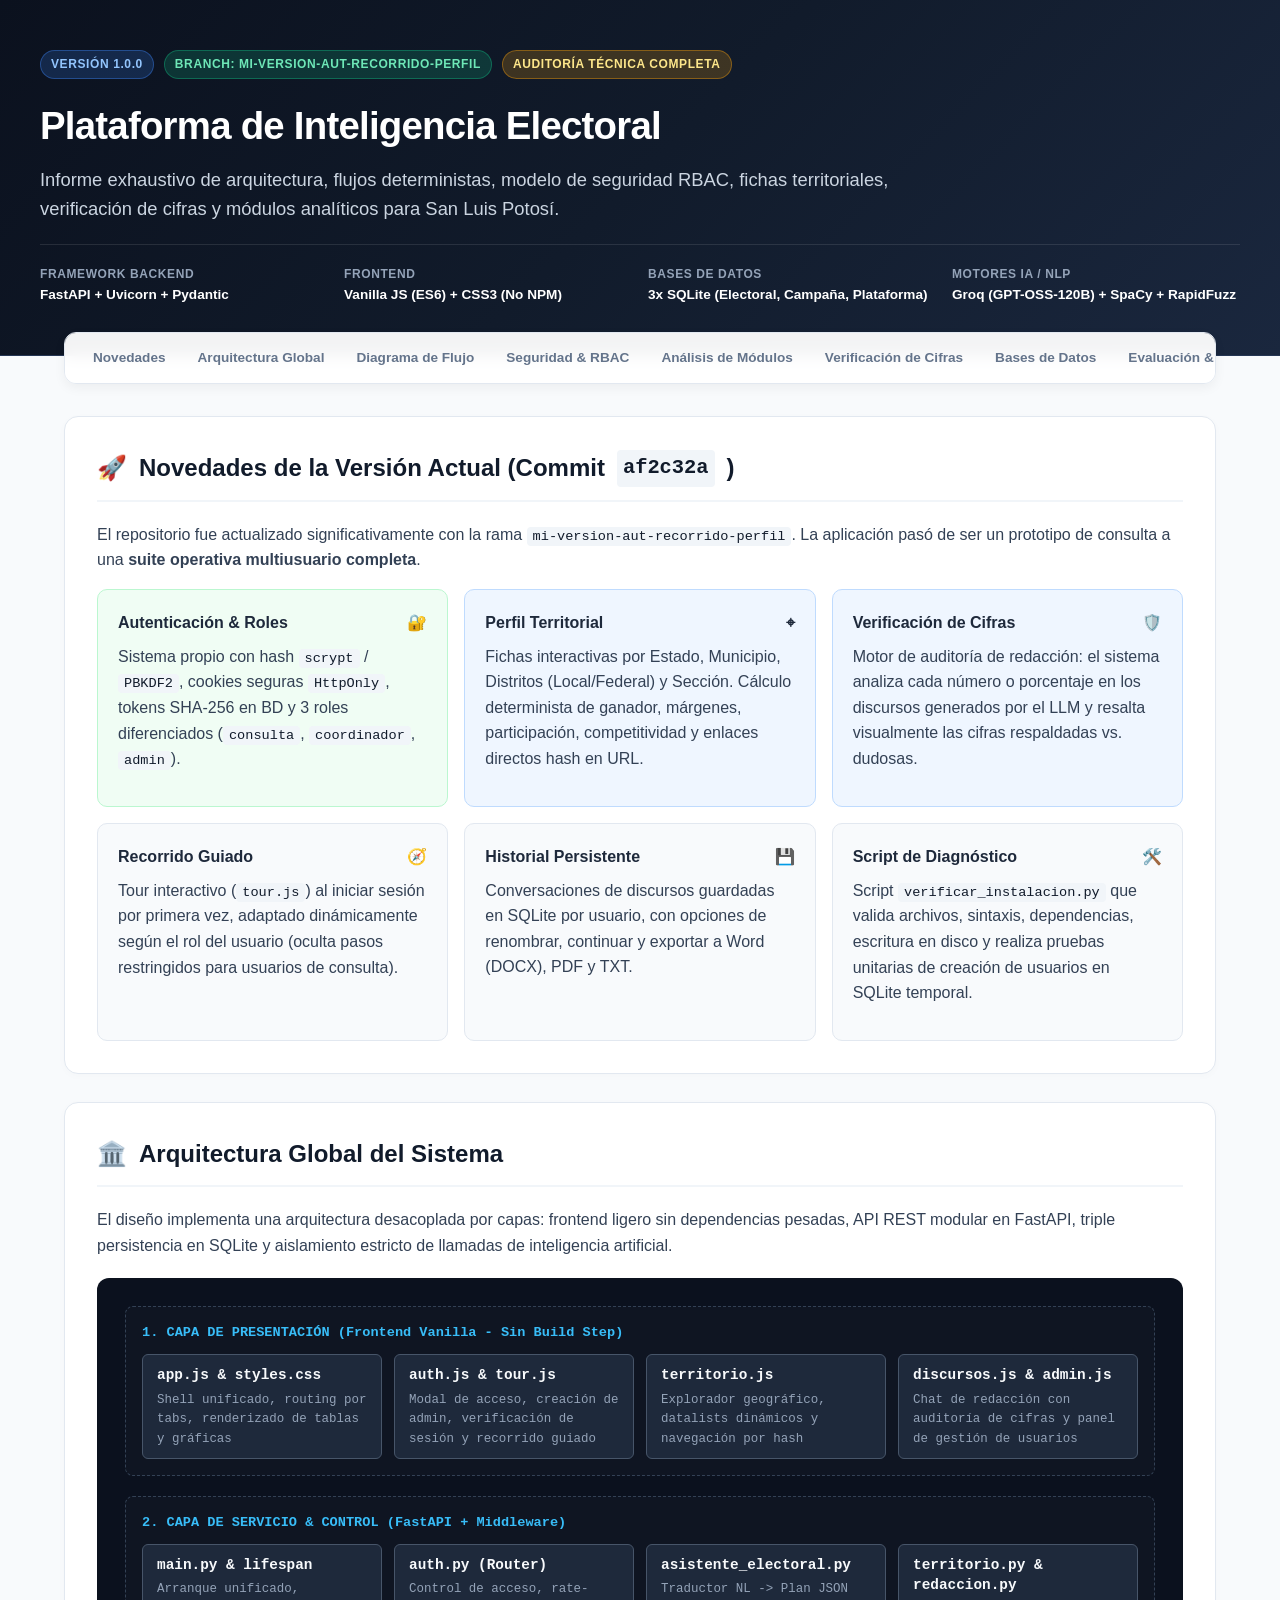
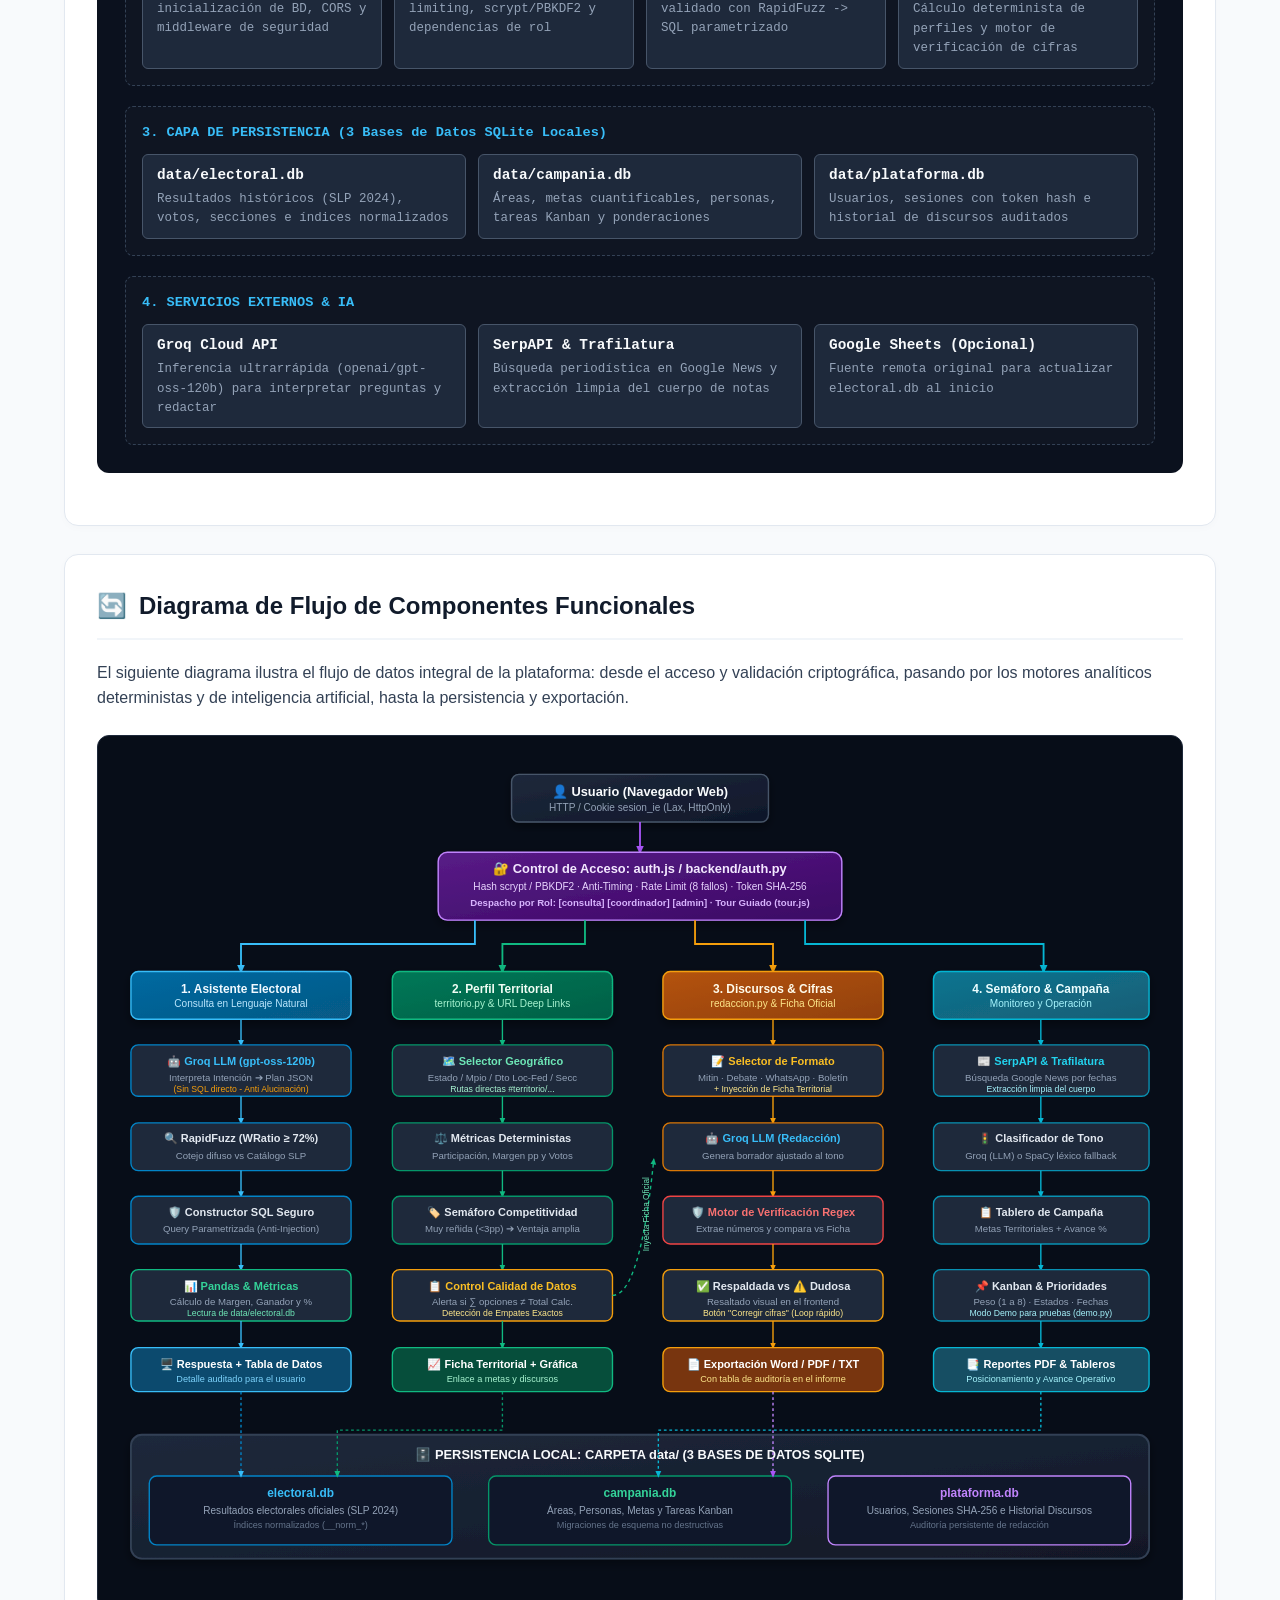
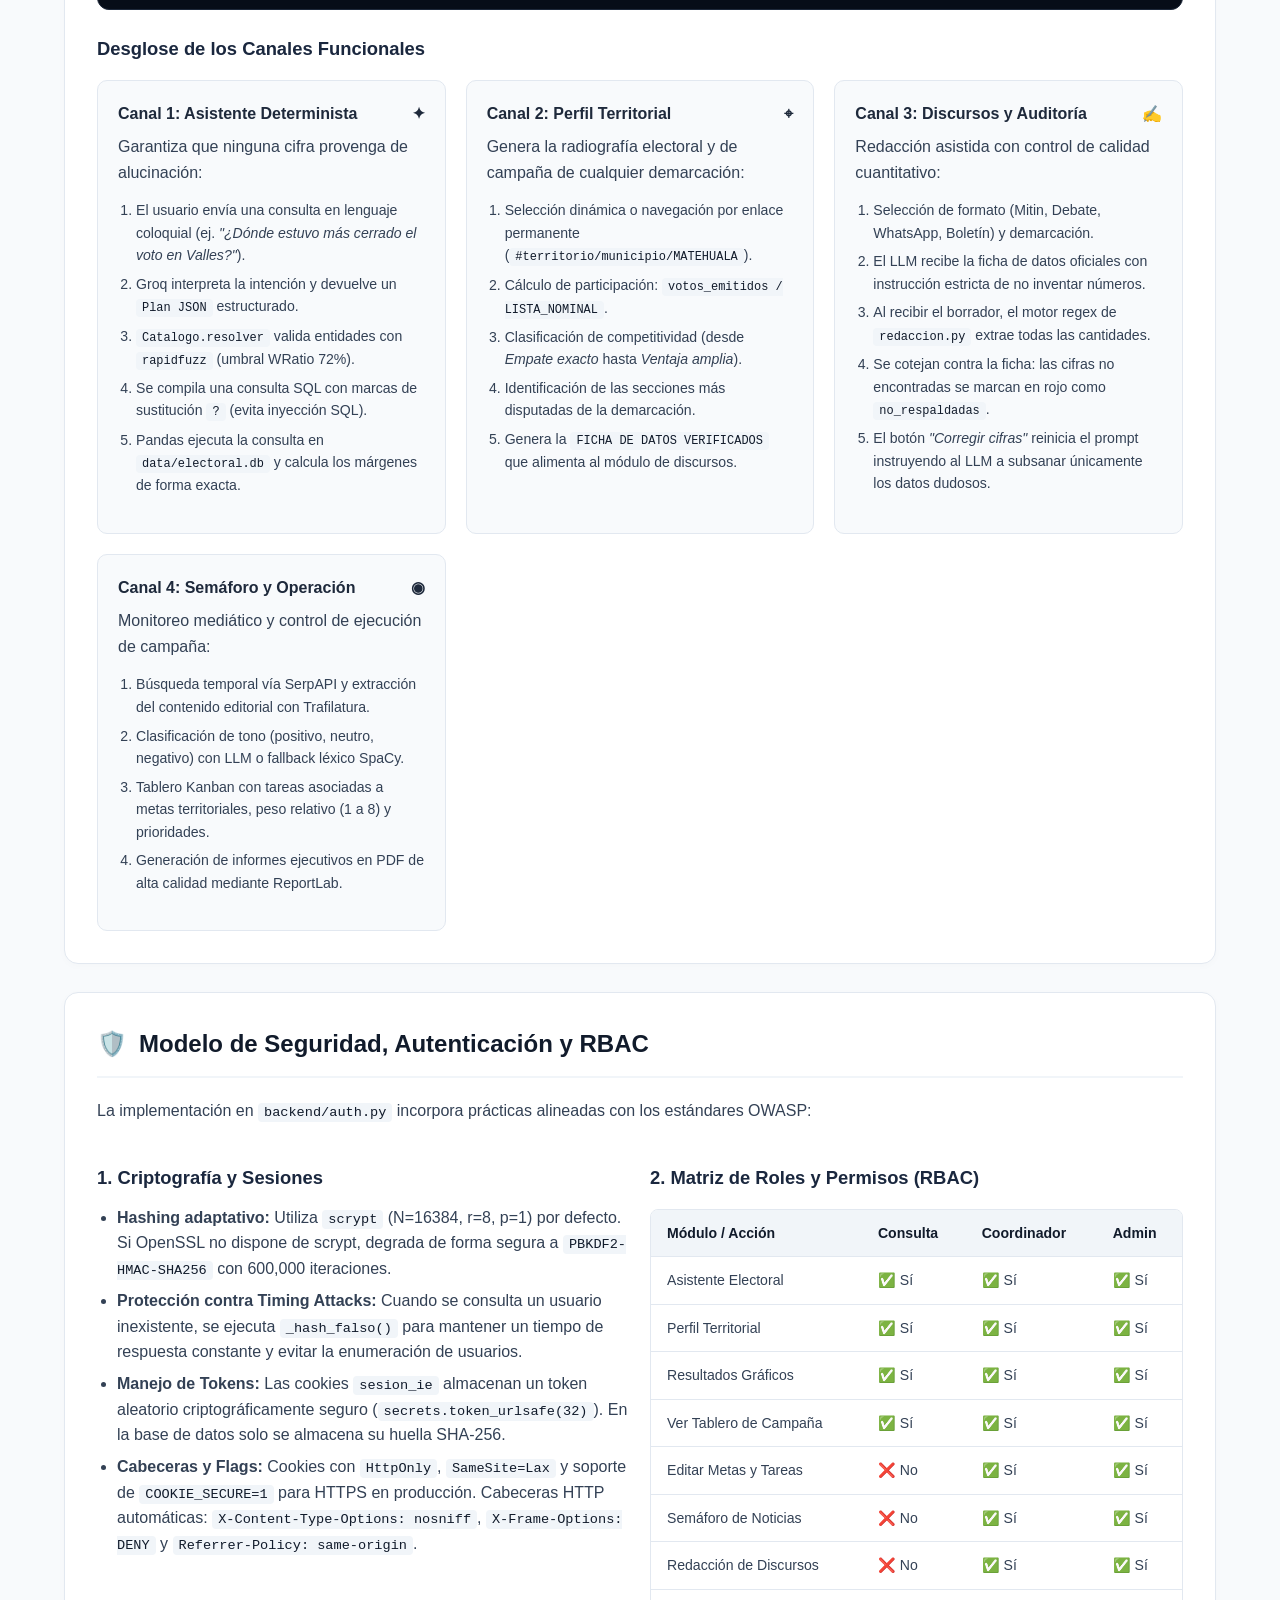
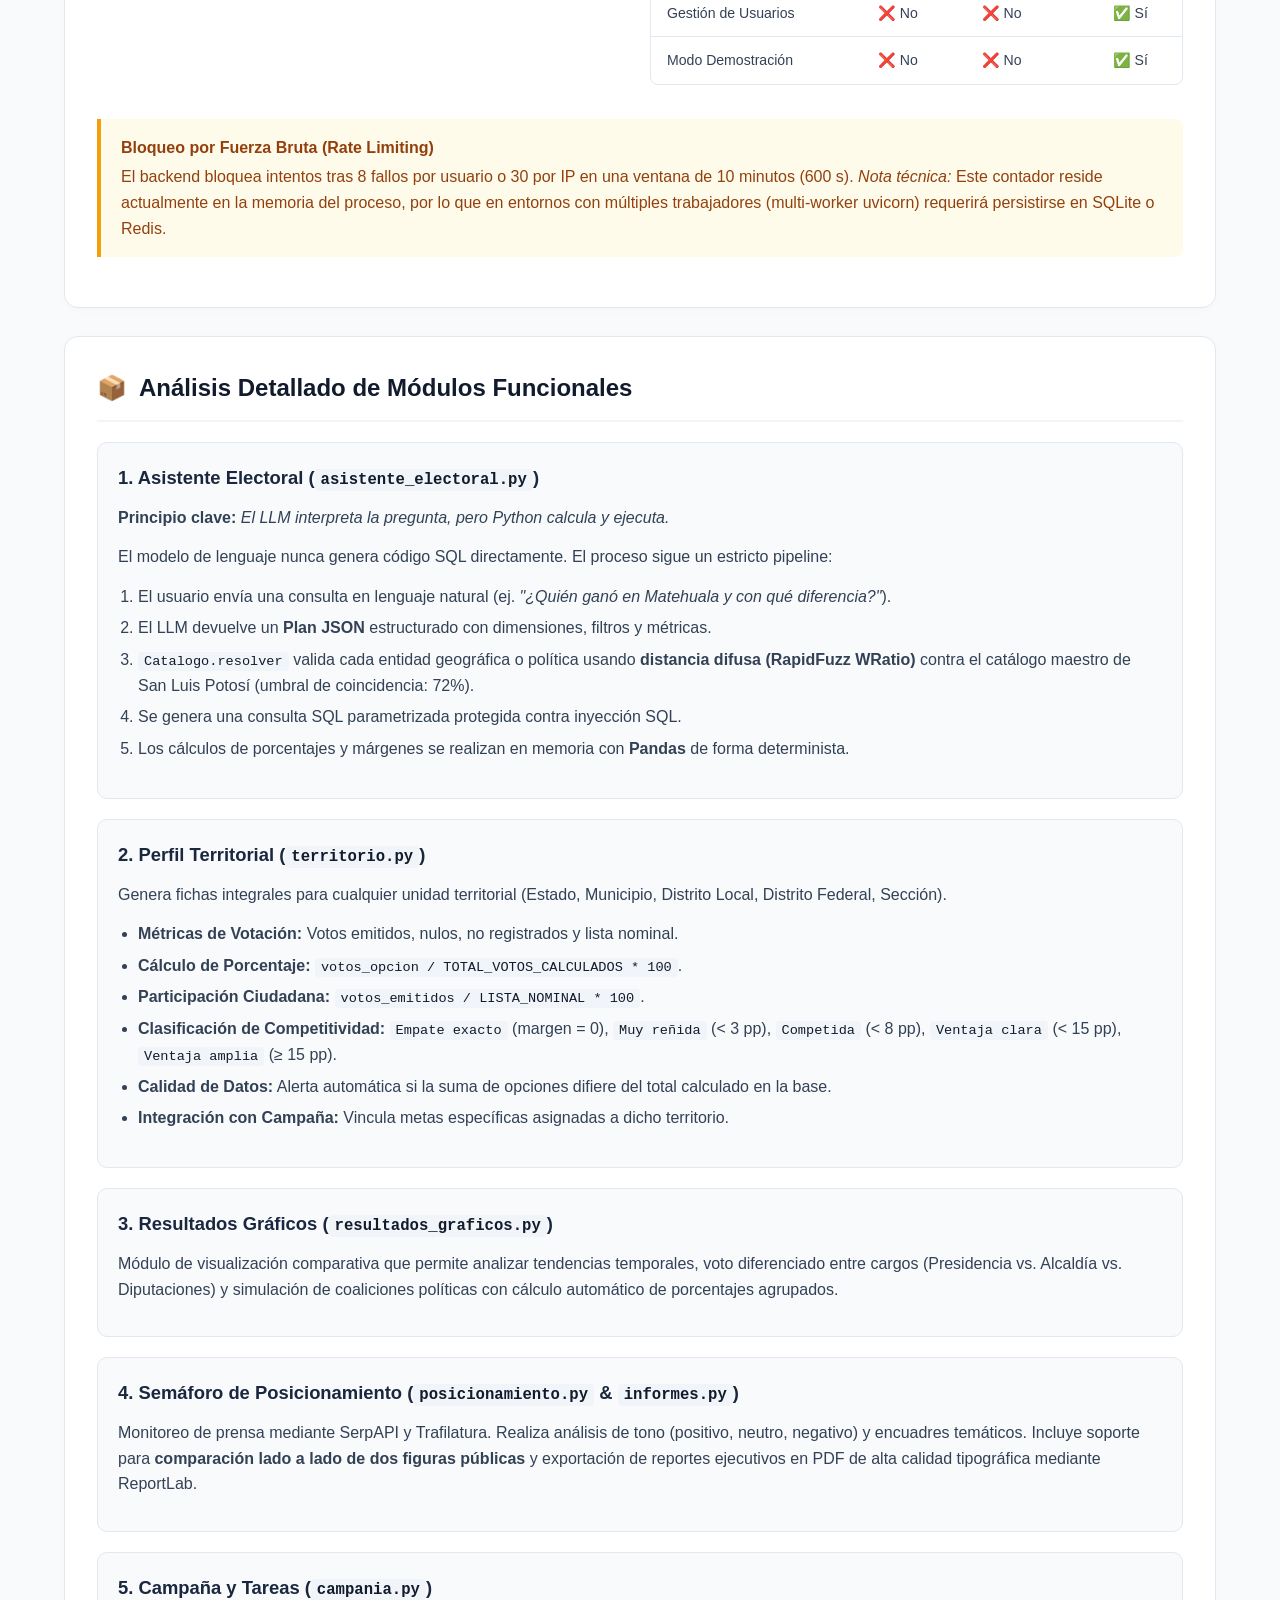
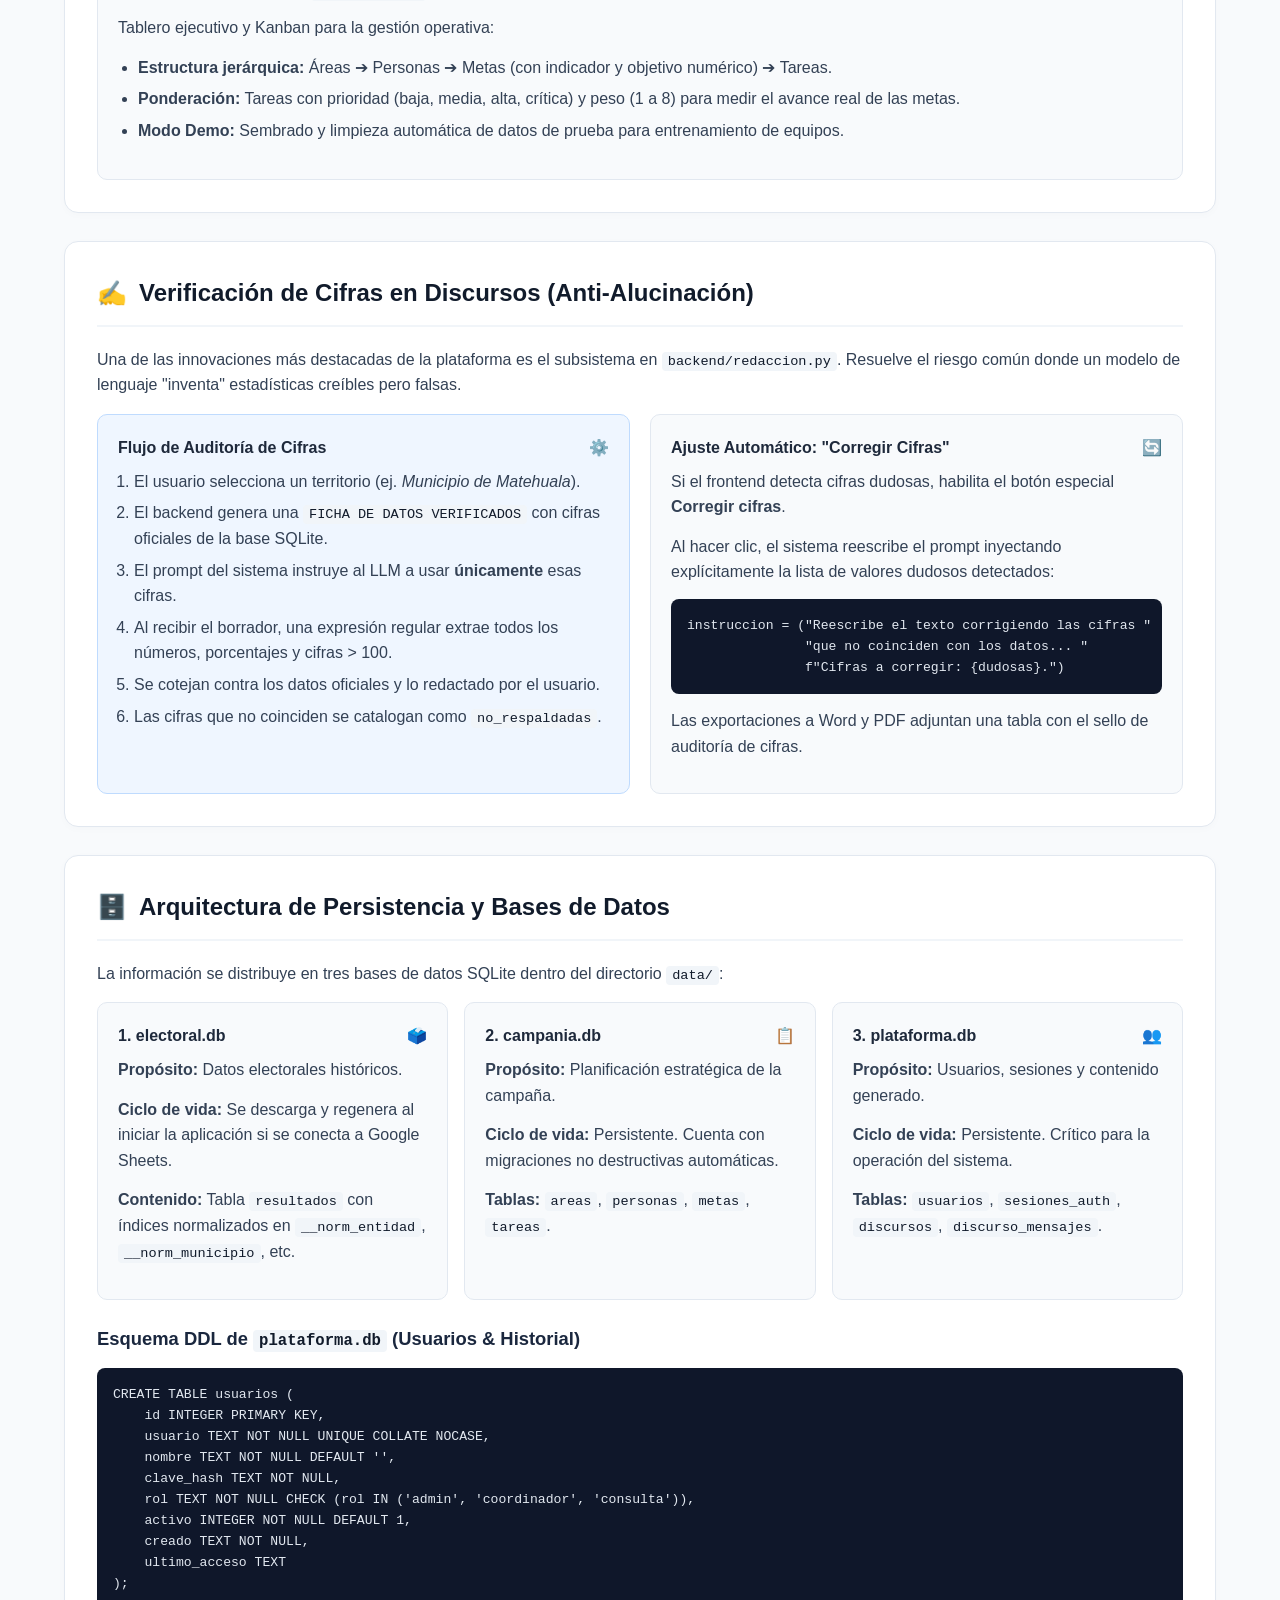
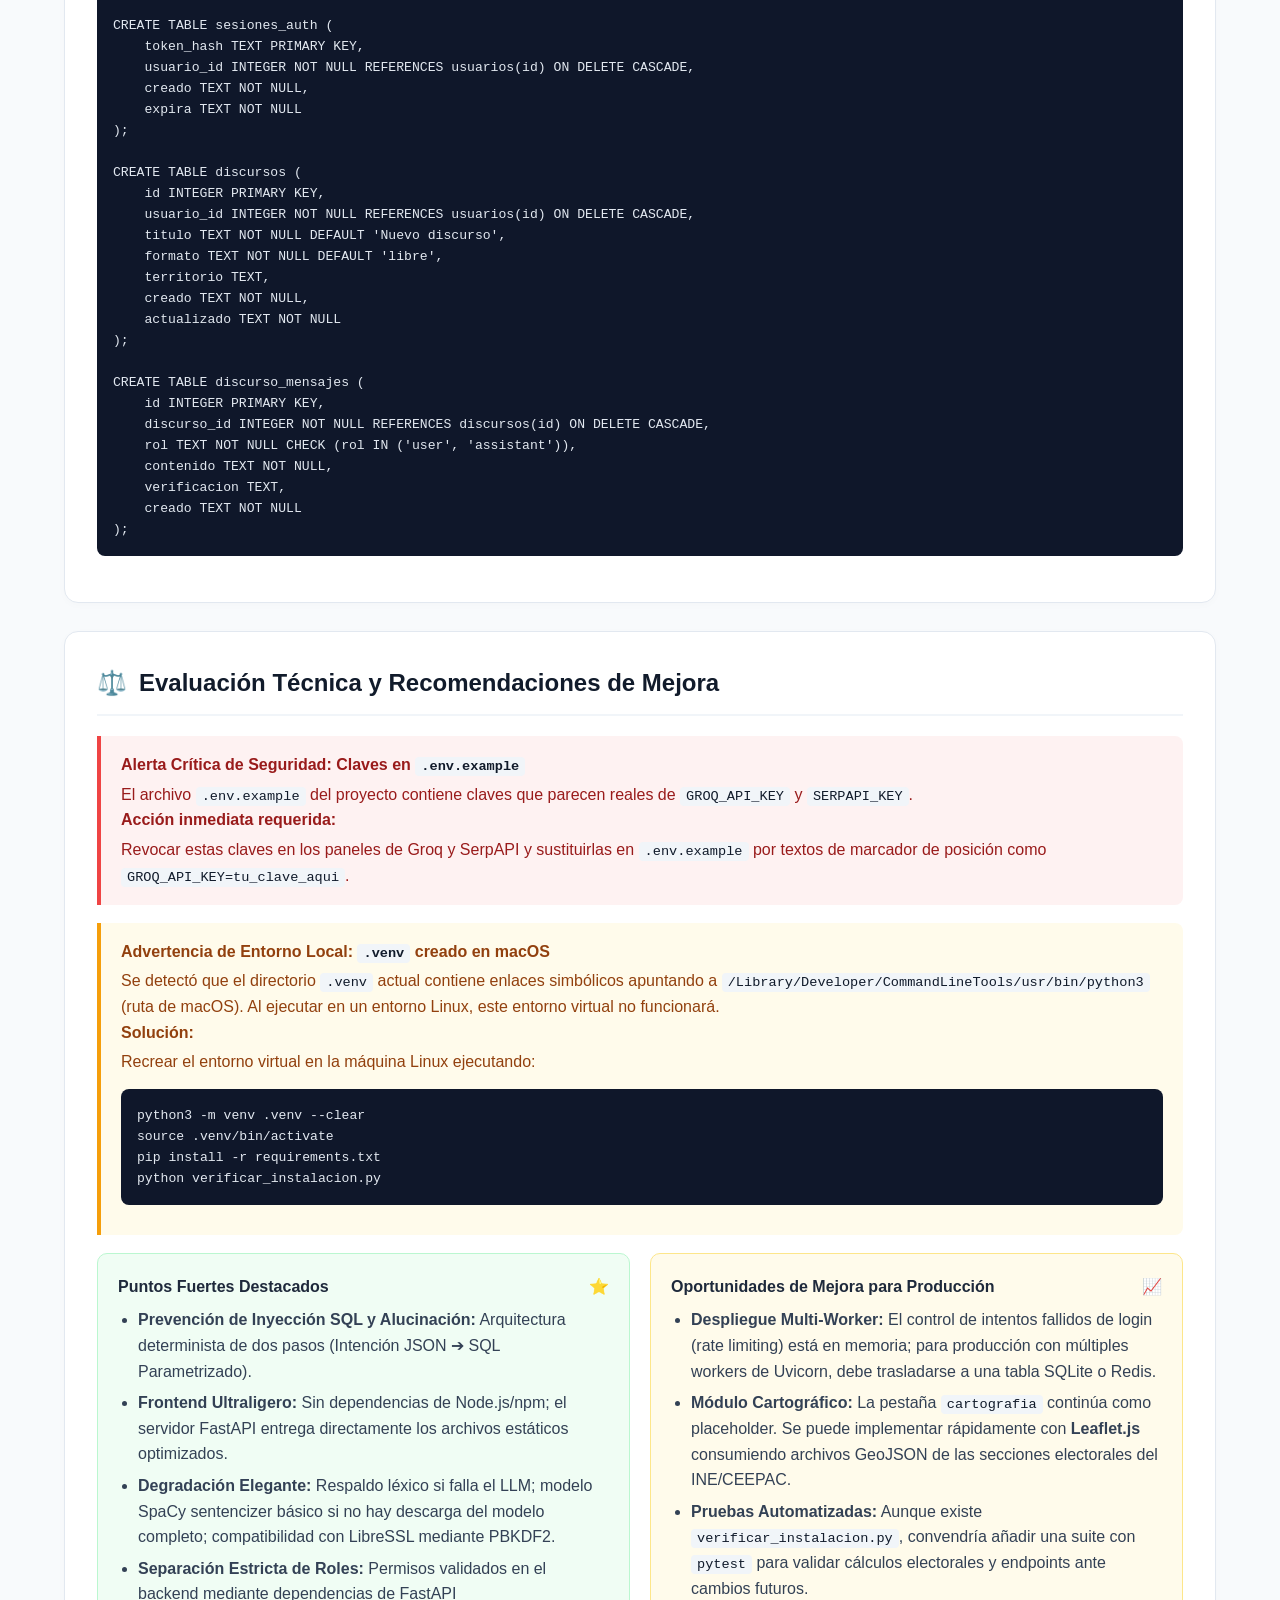
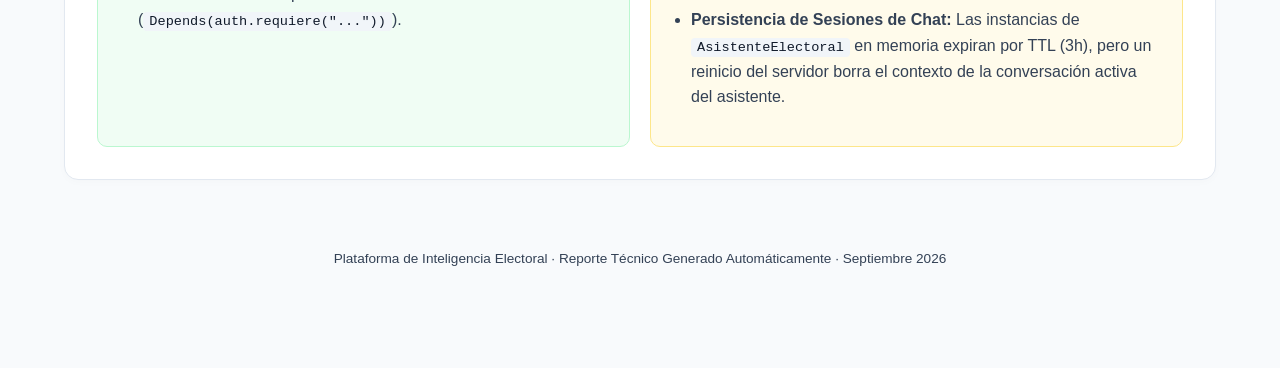
<file: reporte_analisis_proyecto.html>
<!DOCTYPE html>
<html lang="es">
<head>
  <meta charset="UTF-8" />
  <meta name="viewport" content="width=device-width, initial-scale=1.0" />
  <title>Reporte de Arquitectura y Análisis - Plataforma de Inteligencia Electoral</title>
  <style>
    :root {
      --navy-900: #0b111e;
      --navy-800: #111b2b;
      --navy-700: #1a273e;
      --navy-600: #253654;
      --slate-500: #64748b;
      --slate-400: #94a3b8;
      --slate-300: #cbd5e1;
      --slate-100: #f1f5f9;
      --white: #ffffff;
      --accent-blue: #3b82f6;
      --accent-teal: #0d9488;
      --accent-green: #10b981;
      --accent-amber: #f59e0b;
      --accent-rose: #ef4444;
      --border-color: #e2e8f0;
      --card-bg: #ffffff;
      --page-bg: #f8fafc;
      --text-main: #1e293b;
      --text-muted: #64748b;
      --code-bg: #0f172a;
    }

    * {
      box-sizing: border-box;
      margin: 0;
      padding: 0;
    }

    body {
      font-family: -apple-system, BlinkMacSystemFont, "Segoe UI", Roboto, Helvetica, Arial, sans-serif;
      background-color: var(--page-bg);
      color: var(--text-main);
      line-height: 1.6;
      padding-bottom: 80px;
    }

    header.hero {
      background: linear-gradient(135deg, var(--navy-900) 0%, var(--navy-800) 50%, var(--navy-700) 100%);
      color: var(--white);
      padding: 50px 24px;
      border-bottom: 1px solid var(--navy-600);
    }

    .hero-container {
      max-width: 1200px;
      margin: 0 auto;
    }

    .badge-bar {
      display: flex;
      flex-wrap: wrap;
      gap: 10px;
      margin-bottom: 16px;
    }

    .badge {
      font-size: 0.75rem;
      font-weight: 700;
      letter-spacing: 0.05em;
      text-transform: uppercase;
      padding: 4px 10px;
      border-radius: 9999px;
      background: rgba(255, 255, 255, 0.1);
      color: var(--slate-300);
      border: 1px solid rgba(255, 255, 255, 0.15);
    }

    .badge.green { background: rgba(16, 185, 129, 0.2); color: #6ee7b7; border-color: rgba(16, 185, 129, 0.4); }
    .badge.blue { background: rgba(59, 130, 246, 0.2); color: #93c5fd; border-color: rgba(59, 130, 246, 0.4); }
    .badge.amber { background: rgba(245, 158, 11, 0.2); color: #fde68a; border-color: rgba(245, 158, 11, 0.4); }

    h1 {
      font-size: 2.4rem;
      font-weight: 800;
      letter-spacing: -0.02em;
      margin-bottom: 8px;
    }

    .hero-subtitle {
      font-size: 1.15rem;
      color: var(--slate-300);
      max-width: 850px;
      margin-bottom: 20px;
    }

    .metadata-grid {
      display: grid;
      grid-template-columns: repeat(auto-fit, minmax(200px, 1fr));
      gap: 16px;
      padding-top: 20px;
      border-top: 1px solid rgba(255, 255, 255, 0.1);
      font-size: 0.85rem;
    }

    .meta-item strong {
      display: block;
      color: var(--slate-400);
      font-size: 0.75rem;
      text-transform: uppercase;
      letter-spacing: 0.05em;
    }

    .meta-item span {
      color: var(--white);
      font-weight: 600;
    }

    .main-container {
      max-width: 1200px;
      margin: -24px auto 0;
      padding: 0 24px;
    }

    .nav-sticky {
      position: sticky;
      top: 12px;
      z-index: 100;
      background: rgba(255, 255, 255, 0.95);
      backdrop-filter: blur(8px);
      border: 1px solid var(--border-color);
      border-radius: 12px;
      padding: 8px 16px;
      display: flex;
      gap: 8px;
      overflow-x: auto;
      box-shadow: 0 4px 12px rgba(0, 0, 0, 0.05);
      margin-bottom: 32px;
    }

    .nav-sticky a {
      color: var(--text-muted);
      text-decoration: none;
      font-size: 0.85rem;
      font-weight: 600;
      padding: 6px 12px;
      border-radius: 6px;
      white-space: nowrap;
      transition: all 0.2s;
    }

    .nav-sticky a:hover {
      background: var(--slate-100);
      color: var(--navy-800);
    }

    section.report-section {
      background: var(--card-bg);
      border: 1px solid var(--border-color);
      border-radius: 14px;
      padding: 32px;
      margin-bottom: 28px;
      box-shadow: 0 2px 8px rgba(0, 0, 0, 0.02);
    }

    h2.section-title {
      font-size: 1.5rem;
      font-weight: 700;
      color: var(--navy-800);
      display: flex;
      align-items: center;
      gap: 12px;
      margin-bottom: 20px;
      padding-bottom: 12px;
      border-bottom: 2px solid var(--slate-100);
    }

    h3.sub-title {
      font-size: 1.15rem;
      font-weight: 700;
      color: var(--navy-700);
      margin: 24px 0 12px 0;
    }

    p {
      margin-bottom: 14px;
      color: #334155;
    }

    .grid-2 {
      display: grid;
      grid-template-columns: repeat(auto-fit, minmax(320px, 1fr));
      gap: 20px;
      margin-top: 16px;
    }

    .grid-3 {
      display: grid;
      grid-template-columns: repeat(auto-fit, minmax(260px, 1fr));
      gap: 16px;
      margin-top: 16px;
    }

    .card {
      background: var(--page-bg);
      border: 1px solid var(--border-color);
      border-radius: 10px;
      padding: 20px;
    }

    .card.highlight {
      background: #eff6ff;
      border-color: #bfdbfe;
    }

    .card.success {
      background: #f0fdf4;
      border-color: #bbf7d0;
    }

    .card.warning {
      background: #fffbeb;
      border-color: #fde68a;
    }

    .card.danger {
      background: #fef2f2;
      border-color: #fecaca;
    }

    .card-header {
      font-weight: 700;
      font-size: 1rem;
      margin-bottom: 8px;
      display: flex;
      justify-content: space-between;
      align-items: center;
    }

    /* Tablas */
    .table-responsive {
      overflow-x: auto;
      margin: 16px 0;
      border: 1px solid var(--border-color);
      border-radius: 8px;
    }

    table {
      width: 100%;
      border-collapse: collapse;
      font-size: 0.88rem;
      text-align: left;
    }

    th {
      background: var(--slate-100);
      color: var(--navy-800);
      font-weight: 700;
      padding: 12px 16px;
      border-bottom: 1px solid var(--border-color);
    }

    td {
      padding: 12px 16px;
      border-bottom: 1px solid var(--border-color);
      color: #334155;
    }

    tr:last-child td {
      border-bottom: none;
    }

    tr:hover td {
      background-color: #f8fafc;
    }

    /* Diagrama de Arquitectura */
    .architecture-diagram {
      background: var(--navy-900);
      color: #e2e8f0;
      border-radius: 12px;
      padding: 28px;
      margin: 20px 0;
      font-family: monospace;
      font-size: 0.85rem;
      overflow-x: auto;
      line-height: 1.4;
    }

    .arch-flow {
      display: flex;
      flex-direction: column;
      gap: 20px;
    }

    .arch-layer {
      border: 1px dashed #334155;
      border-radius: 8px;
      padding: 16px;
      background: rgba(255, 255, 255, 0.02);
    }

    .layer-title {
      font-weight: bold;
      color: #38bdf8;
      margin-bottom: 12px;
      display: flex;
      align-items: center;
      gap: 8px;
    }

    .layer-components {
      display: flex;
      flex-wrap: wrap;
      gap: 12px;
    }

    .comp-box {
      background: #1e293b;
      border: 1px solid #475569;
      border-radius: 6px;
      padding: 10px 14px;
      flex: 1;
      min-width: 180px;
    }

    .comp-box strong {
      display: block;
      color: #f8fafc;
      font-size: 0.9rem;
      margin-bottom: 4px;
    }

    .comp-box span {
      font-size: 0.78rem;
      color: #94a3b8;
    }

    /* Code Blocks */
    pre, code {
      font-family: ui-monospace, SFMono-Regular, Menlo, Monaco, Consolas, monospace;
    }

    pre {
      background: var(--code-bg);
      color: #e2e8f0;
      padding: 16px;
      border-radius: 8px;
      font-size: 0.82rem;
      overflow-x: auto;
      margin: 14px 0;
    }

    code:not(pre code) {
      background: var(--slate-100);
      color: var(--navy-800);
      padding: 2px 6px;
      border-radius: 4px;
      font-size: 0.85em;
    }

    .callout {
      border-left: 4px solid;
      padding: 16px 20px;
      border-radius: 0 8px 8px 0;
      margin: 18px 0;
    }

    .callout.danger {
      border-color: var(--accent-rose);
      background: #fef2f2;
      color: #991b1b;
    }

    .callout.warning {
      border-color: var(--accent-amber);
      background: #fffbeb;
      color: #92400e;
    }

    .callout.info {
      border-color: var(--accent-blue);
      background: #eff6ff;
      color: #1e40af;
    }

    .callout.success {
      border-color: var(--accent-green);
      background: #f0fdf4;
      color: #166534;
    }

    .callout strong {
      display: block;
      margin-bottom: 4px;
    }

    ul, ol {
      margin-left: 20px;
      margin-bottom: 16px;
      color: #334155;
    }

    li {
      margin-bottom: 6px;
    }

    footer {
      text-align: center;
      padding: 40px 0 20px;
      color: var(--text-muted);
      font-size: 0.85rem;
    }
  </style>
</head>
<body>

  <!-- HERO SECTION -->
  <header class="hero">
    <div class="hero-container">
      <div class="badge-bar">
        <span class="badge blue">Versión 1.0.0</span>
        <span class="badge green">Branch: mi-version-aut-recorrido-perfil</span>
        <span class="badge amber">Auditoría Técnica Completa</span>
      </div>
      <h1>Plataforma de Inteligencia Electoral</h1>
      <p class="hero-subtitle">
        Informe exhaustivo de arquitectura, flujos deterministas, modelo de seguridad RBAC,
        fichas territoriales, verificación de cifras y módulos analíticos para San Luis Potosí.
      </p>
      <div class="metadata-grid">
        <div class="meta-item">
          <strong>Framework Backend</strong>
          <span>FastAPI + Uvicorn + Pydantic</span>
        </div>
        <div class="meta-item">
          <strong>Frontend</strong>
          <span>Vanilla JS (ES6) + CSS3 (No NPM)</span>
        </div>
        <div class="meta-item">
          <strong>Bases de Datos</strong>
          <span>3x SQLite (Electoral, Campaña, Plataforma)</span>
        </div>
        <div class="meta-item">
          <strong>Motores IA / NLP</strong>
          <span>Groq (GPT-OSS-120B) + SpaCy + RapidFuzz</span>
        </div>
      </div>
    </div>
  </header>

  <!-- CONTENEDOR PRINCIPAL -->
  <div class="main-container">

    <!-- BARRA DE NAVEGACIÓN RÁPIDA -->
    <nav class="nav-sticky">
      <a href="#novedades">Novedades</a>
      <a href="#arquitectura">Arquitectura Global</a>
      <a href="#diagrama-flujo">Diagrama de Flujo</a>
      <a href="#seguridad">Seguridad & RBAC</a>
      <a href="#modulos">Análisis de Módulos</a>
      <a href="#discursos">Verificación de Cifras</a>
      <a href="#datos">Bases de Datos</a>
      <a href="#evaluacion">Evaluación & Recomendaciones</a>
    </nav>

    <!-- SECCIÓN 1: NOVEDADES DE LA ACTUALIZACIÓN -->
    <section id="novedades" class="report-section">
      <h2 class="section-title">
        <span>🚀</span> Novedades de la Versión Actual (Commit <code>af2c32a</code>)
      </h2>
      <p>
        El repositorio fue actualizado significativamente con la rama <code>mi-version-aut-recorrido-perfil</code>.
        La aplicación pasó de ser un prototipo de consulta a una <strong>suite operativa multiusuario completa</strong>.
      </p>

      <div class="grid-3">
        <div class="card success">
          <div class="card-header">
            <span>Autenticación & Roles</span>
            <span>🔐</span>
          </div>
          <p>
            Sistema propio con hash <code>scrypt</code> / <code>PBKDF2</code>, cookies seguras <code>HttpOnly</code>,
            tokens SHA-256 en BD y 3 roles diferenciados (<code>consulta</code>, <code>coordinador</code>, <code>admin</code>).
          </p>
        </div>

        <div class="card highlight">
          <div class="card-header">
            <span>Perfil Territorial</span>
            <span>⌖</span>
          </div>
          <p>
            Fichas interactivas por Estado, Municipio, Distritos (Local/Federal) y Sección.
            Cálculo determinista de ganador, márgenes, participación, competitividad y enlaces directos hash en URL.
          </p>
        </div>

        <div class="card highlight">
          <div class="card-header">
            <span>Verificación de Cifras</span>
            <span>🛡️</span>
          </div>
          <p>
            Motor de auditoría de redacción: el sistema analiza cada número o porcentaje en los discursos generados
            por el LLM y resalta visualmente las cifras respaldadas vs. dudosas.
          </p>
        </div>

        <div class="card">
          <div class="card-header">
            <span>Recorrido Guiado</span>
            <span>🧭</span>
          </div>
          <p>
            Tour interactivo (<code>tour.js</code>) al iniciar sesión por primera vez, adaptado dinámicamente según el
            rol del usuario (oculta pasos restringidos para usuarios de consulta).
          </p>
        </div>

        <div class="card">
          <div class="card-header">
            <span>Historial Persistente</span>
            <span>💾</span>
          </div>
          <p>
            Conversaciones de discursos guardadas en SQLite por usuario, con opciones de renombrar,
            continuar y exportar a Word (DOCX), PDF y TXT.
          </p>
        </div>

        <div class="card">
          <div class="card-header">
            <span>Script de Diagnóstico</span>
            <span>🛠️</span>
          </div>
          <p>
            Script <code>verificar_instalacion.py</code> que valida archivos, sintaxis, dependencias, escritura en disco
            y realiza pruebas unitarias de creación de usuarios en SQLite temporal.
          </p>
        </div>
      </div>
    </section>

    <!-- SECCIÓN 2: ARQUITECTURA GLOBAL DEL SISTEMA -->
    <section id="arquitectura" class="report-section">
      <h2 class="section-title">
        <span>🏛️</span> Arquitectura Global del Sistema
      </h2>
      <p>
        El diseño implementa una arquitectura desacoplada por capas: frontend ligero sin dependencias pesadas,
        API REST modular en FastAPI, triple persistencia en SQLite y aislamiento estricto de llamadas de inteligencia artificial.
      </p>

      <div class="architecture-diagram">
        <div class="arch-flow">
          
          <!-- Capa 1: Frontend -->
          <div class="arch-layer">
            <div class="layer-title">1. CAPA DE PRESENTACIÓN (Frontend Vanilla - Sin Build Step)</div>
            <div class="layer-components">
              <div class="comp-box">
                <strong>app.js & styles.css</strong>
                <span>Shell unificado, routing por tabs, renderizado de tablas y gráficas</span>
              </div>
              <div class="comp-box">
                <strong>auth.js & tour.js</strong>
                <span>Modal de acceso, creación de admin, verificación de sesión y recorrido guiado</span>
              </div>
              <div class="comp-box">
                <strong>territorio.js</strong>
                <span>Explorador geográfico, datalists dinámicos y navegación por hash</span>
              </div>
              <div class="comp-box">
                <strong>discursos.js & admin.js</strong>
                <span>Chat de redacción con auditoría de cifras y panel de gestión de usuarios</span>
              </div>
            </div>
          </div>

          <!-- Capa 2: Backend API -->
          <div class="arch-layer">
            <div class="layer-title">2. CAPA DE SERVICIO & CONTROL (FastAPI + Middleware)</div>
            <div class="layer-components">
              <div class="comp-box">
                <strong>main.py & lifespan</strong>
                <span>Arranque unificado, inicialización de BD, CORS y middleware de seguridad</span>
              </div>
              <div class="comp-box">
                <strong>auth.py (Router)</strong>
                <span>Control de acceso, rate-limiting, scrypt/PBKDF2 y dependencias de rol</span>
              </div>
              <div class="comp-box">
                <strong>asistente_electoral.py</strong>
                <span>Traductor NL -> Plan JSON validado con RapidFuzz -> SQL parametrizado</span>
              </div>
              <div class="comp-box">
                <strong>territorio.py & redaccion.py</strong>
                <span>Cálculo determinista de perfiles y motor de verificación de cifras</span>
              </div>
            </div>
          </div>

          <!-- Capa 3: Persistencia -->
          <div class="arch-layer">
            <div class="layer-title">3. CAPA DE PERSISTENCIA (3 Bases de Datos SQLite Locales)</div>
            <div class="layer-components">
              <div class="comp-box">
                <strong>data/electoral.db</strong>
                <span>Resultados históricos (SLP 2024), votos, secciones e índices normalizados</span>
              </div>
              <div class="comp-box">
                <strong>data/campania.db</strong>
                <span>Áreas, metas cuantificables, personas, tareas Kanban y ponderaciones</span>
              </div>
              <div class="comp-box">
                <strong>data/plataforma.db</strong>
                <span>Usuarios, sesiones con token hash e historial de discursos auditados</span>
              </div>
            </div>
          </div>

          <!-- Capa 4: Servicios Externos -->
          <div class="arch-layer">
            <div class="layer-title">4. SERVICIOS EXTERNOS & IA</div>
            <div class="layer-components">
              <div class="comp-box">
                <strong>Groq Cloud API</strong>
                <span>Inferencia ultrarrápida (openai/gpt-oss-120b) para interpretar preguntas y redactar</span>
              </div>
              <div class="comp-box">
                <strong>SerpAPI & Trafilatura</strong>
                <span>Búsqueda periodística en Google News y extracción limpia del cuerpo de notas</span>
              </div>
              <div class="comp-box">
                <strong>Google Sheets (Opcional)</strong>
                <span>Fuente remota original para actualizar electoral.db al inicio</span>
              </div>
            </div>
          </div>

        </div>
      </div>
    </section>

    <!-- SECCIÓN: DIAGRAMA DE FLUJO DE COMPONENTES FUNCIONALES -->
    <section id="diagrama-flujo" class="report-section">
      <h2 class="section-title">
        <span>🔄</span> Diagrama de Flujo de Componentes Funcionales
      </h2>
      <p>
        El siguiente diagrama ilustra el flujo de datos integral de la plataforma: desde el acceso y validación criptográfica,
        pasando por los motores analíticos deterministas y de inteligencia artificial, hasta la persistencia y exportación.
      </p>

      <!-- DIAGRAMA SVG RESPONSIVE -->
      <div style="width: 100%; overflow-x: auto; background: #070d18; border-radius: 12px; border: 1px solid #1e293b; padding: 20px 10px; margin: 24px 0;">
        <svg viewBox="0 0 1160 900" width="100%" height="auto" xmlns="http://www.w3.org/2000/svg" style="font-family: -apple-system, BlinkMacSystemFont, 'Segoe UI', Roboto, sans-serif;">
          <defs>
            <!-- Filtros de Sombra -->
            <filter id="shadow" x="-5%" y="-10%" width="110%" height="130%">
              <feDropShadow dx="0" dy="4" stdDeviation="5" flood-color="#000000" flood-opacity="0.4"/>
            </filter>

            <!-- Marcadores de Flechas -->
            <marker id="arr-gray" viewBox="0 0 10 10" refX="6" refY="5" markerWidth="6" markerHeight="6" orient="auto-start-reverse">
              <path d="M 0 1.5 L 8 5 L 0 8.5 z" fill="#64748b"/>
            </marker>
            <marker id="arr-blue" viewBox="0 0 10 10" refX="6" refY="5" markerWidth="6" markerHeight="6" orient="auto-start-reverse">
              <path d="M 0 1.5 L 8 5 L 0 8.5 z" fill="#38bdf8"/>
            </marker>
            <marker id="arr-emerald" viewBox="0 0 10 10" refX="6" refY="5" markerWidth="6" markerHeight="6" orient="auto-start-reverse">
              <path d="M 0 1.5 L 8 5 L 0 8.5 z" fill="#10b981"/>
            </marker>
            <marker id="arr-amber" viewBox="0 0 10 10" refX="6" refY="5" markerWidth="6" markerHeight="6" orient="auto-start-reverse">
              <path d="M 0 1.5 L 8 5 L 0 8.5 z" fill="#f59e0b"/>
            </marker>
            <marker id="arr-purple" viewBox="0 0 10 10" refX="6" refY="5" markerWidth="6" markerHeight="6" orient="auto-start-reverse">
              <path d="M 0 1.5 L 8 5 L 0 8.5 z" fill="#a855f7"/>
            </marker>
            <marker id="arr-teal" viewBox="0 0 10 10" refX="6" refY="5" markerWidth="6" markerHeight="6" orient="auto-start-reverse">
              <path d="M 0 1.5 L 8 5 L 0 8.5 z" fill="#06b6d4"/>
            </marker>

            <!-- Gradientes -->
            <linearGradient id="g-user" x1="0%" y1="0%" x2="100%" y2="100%">
              <stop offset="0%" stop-color="#1e293b"/><stop offset="100%" stop-color="#0f172a"/>
            </linearGradient>
            <linearGradient id="g-auth" x1="0%" y1="0%" x2="100%" y2="100%">
              <stop offset="0%" stop-color="#581c87"/><stop offset="100%" stop-color="#3b0764"/>
            </linearGradient>
            <linearGradient id="g-asist" x1="0%" y1="0%" x2="100%" y2="100%">
              <stop offset="0%" stop-color="#0369a1"/><stop offset="100%" stop-color="#075985"/>
            </linearGradient>
            <linearGradient id="g-terr" x1="0%" y1="0%" x2="100%" y2="100%">
              <stop offset="0%" stop-color="#047857"/><stop offset="100%" stop-color="#065f46"/>
            </linearGradient>
            <linearGradient id="g-disc" x1="0%" y1="0%" x2="100%" y2="100%">
              <stop offset="0%" stop-color="#b45309"/><stop offset="100%" stop-color="#92400e"/>
            </linearGradient>
            <linearGradient id="g-camp" x1="0%" y1="0%" x2="100%" y2="100%">
              <stop offset="0%" stop-color="#0e7490"/><stop offset="100%" stop-color="#155e75"/>
            </linearGradient>
            <linearGradient id="g-db" x1="0%" y1="0%" x2="100%" y2="100%">
              <stop offset="0%" stop-color="#1e293b"/><stop offset="100%" stop-color="#111827"/>
            </linearGradient>
          </defs>

          <!-- 1. CAPA SUPERIOR: USUARIO & GATEWAY AUTH -->
          <rect x="440" y="20" width="280" height="52" rx="8" fill="url(#g-user)" stroke="#475569" stroke-width="1.5" filter="url(#shadow)"/>
          <text x="580" y="44" fill="#f8fafc" font-size="14" font-weight="700" text-anchor="middle">👤 Usuario (Navegador Web)</text>
          <text x="580" y="60" fill="#94a3b8" font-size="11" text-anchor="middle">HTTP / Cookie sesion_ie (Lax, HttpOnly)</text>

          <!-- Flecha Usuario -> Auth Gateway -->
          <line x1="580" y1="72" x2="580" y2="105" stroke="#a855f7" stroke-width="2" marker-end="url(#arr-purple)"/>

          <rect x="360" y="105" width="440" height="74" rx="10" fill="url(#g-auth)" stroke="#c084fc" stroke-width="1.5" filter="url(#shadow)"/>
          <text x="580" y="128" fill="#f3e8ff" font-size="14" font-weight="700" text-anchor="middle">🔐 Control de Acceso: auth.js / backend/auth.py</text>
          <text x="580" y="146" fill="#e9d5ff" font-size="11" text-anchor="middle">Hash scrypt / PBKDF2 · Anti-Timing · Rate Limit (8 fallos) · Token SHA-256</text>
          <text x="580" y="164" fill="#d8b4fe" font-size="10.5" font-weight="600" text-anchor="middle">Despacho por Rol: [consulta] [coordinador] [admin] · Tour Guiado (tour.js)</text>

          <!-- Flechas de Despacho desde Auth hacia los 4 Canales -->
          <path d="M 400 179 L 400 205 L 145 205 L 145 235" fill="none" stroke="#38bdf8" stroke-width="2" marker-end="url(#arr-blue)"/>
          <path d="M 520 179 L 520 205 L 430 205 L 430 235" fill="none" stroke="#10b981" stroke-width="2" marker-end="url(#arr-emerald)"/>
          <path d="M 640 179 L 640 205 L 725 205 L 725 235" fill="none" stroke="#f59e0b" stroke-width="2" marker-end="url(#arr-amber)"/>
          <path d="M 760 179 L 760 205 L 1020 205 L 1020 235" fill="none" stroke="#06b6d4" stroke-width="2" marker-end="url(#arr-teal)"/>

          <!-- ==================================================================== -->
          <!-- COLUMNA 1: ASISTENTE ELECTORAL (Text-to-Intent Determinista) -->
          <!-- ==================================================================== -->
          <rect x="25" y="235" width="240" height="52" rx="8" fill="url(#g-asist)" stroke="#38bdf8" stroke-width="1.5" filter="url(#shadow)"/>
          <text x="145" y="258" fill="#f0f9ff" font-size="13" font-weight="700" text-anchor="middle">1. Asistente Electoral</text>
          <text x="145" y="274" fill="#bae6fd" font-size="11" text-anchor="middle">Consulta en Lenguaje Natural</text>

          <line x1="145" y1="287" x2="145" y2="315" stroke="#38bdf8" stroke-width="1.5" marker-end="url(#arr-blue)"/>

          <rect x="25" y="315" width="240" height="56" rx="8" fill="#1e293b" stroke="#0284c7" stroke-width="1.5"/>
          <text x="145" y="337" fill="#38bdf8" font-size="12" font-weight="700" text-anchor="middle">🤖 Groq LLM (gpt-oss-120b)</text>
          <text x="145" y="354" fill="#94a3b8" font-size="10.5" text-anchor="middle">Interpreta Intención ➔ Plan JSON</text>
          <text x="145" y="366" fill="#f59e0b" font-size="9.5" text-anchor="middle">(Sin SQL directo - Anti Alucinación)</text>

          <line x1="145" y1="371" x2="145" y2="400" stroke="#38bdf8" stroke-width="1.5" marker-end="url(#arr-blue)"/>

          <rect x="25" y="400" width="240" height="52" rx="8" fill="#1e293b" stroke="#0284c7" stroke-width="1.5"/>
          <text x="145" y="421" fill="#e2e8f0" font-size="12" font-weight="700" text-anchor="middle">🔍 RapidFuzz (WRatio ≥ 72%)</text>
          <text x="145" y="439" fill="#94a3b8" font-size="10.5" text-anchor="middle">Cotejo difuso vs Catálogo SLP</text>

          <line x1="145" y1="452" x2="145" y2="480" stroke="#38bdf8" stroke-width="1.5" marker-end="url(#arr-blue)"/>

          <rect x="25" y="480" width="240" height="52" rx="8" fill="#1e293b" stroke="#0284c7" stroke-width="1.5"/>
          <text x="145" y="501" fill="#e2e8f0" font-size="12" font-weight="700" text-anchor="middle">🛡️ Constructor SQL Seguro</text>
          <text x="145" y="519" fill="#94a3b8" font-size="10.5" text-anchor="middle">Query Parametrizada (Anti-Injection)</text>

          <line x1="145" y1="532" x2="145" y2="560" stroke="#38bdf8" stroke-width="1.5" marker-end="url(#arr-blue)"/>

          <rect x="25" y="560" width="240" height="56" rx="8" fill="#1e293b" stroke="#10b981" stroke-width="1.5"/>
          <text x="145" y="582" fill="#34d399" font-size="12" font-weight="700" text-anchor="middle">📊 Pandas & Métricas</text>
          <text x="145" y="598" fill="#94a3b8" font-size="10.5" text-anchor="middle">Cálculo de Margen, Ganador y %</text>
          <text x="145" y="610" fill="#6ee7b7" font-size="9.5" text-anchor="middle">Lectura de data/electoral.db</text>

          <line x1="145" y1="616" x2="145" y2="645" stroke="#38bdf8" stroke-width="1.5" marker-end="url(#arr-blue)"/>

          <rect x="25" y="645" width="240" height="48" rx="8" fill="#0c4a6e" stroke="#38bdf8" stroke-width="1.5"/>
          <text x="145" y="667" fill="#ffffff" font-size="12" font-weight="700" text-anchor="middle">🖥️ Respuesta + Tabla de Datos</text>
          <text x="145" y="682" fill="#7dd3fc" font-size="10" text-anchor="middle">Detalle auditado para el usuario</text>

          <!-- ==================================================================== -->
          <!-- COLUMNA 2: PERFIL TERRITORIAL & GRÁFICOS -->
          <!-- ==================================================================== -->
          <rect x="310" y="235" width="240" height="52" rx="8" fill="url(#g-terr)" stroke="#10b981" stroke-width="1.5" filter="url(#shadow)"/>
          <text x="430" y="258" fill="#f0fdf4" font-size="13" font-weight="700" text-anchor="middle">2. Perfil Territorial</text>
          <text x="430" y="274" fill="#a7f3d0" font-size="11" text-anchor="middle">territorio.py & URL Deep Links</text>

          <line x1="430" y1="287" x2="430" y2="315" stroke="#10b981" stroke-width="1.5" marker-end="url(#arr-emerald)"/>

          <rect x="310" y="315" width="240" height="56" rx="8" fill="#1e293b" stroke="#059669" stroke-width="1.5"/>
          <text x="430" y="337" fill="#6ee7b7" font-size="12" font-weight="700" text-anchor="middle">🗺️ Selector Geográfico</text>
          <text x="430" y="354" fill="#94a3b8" font-size="10.5" text-anchor="middle">Estado / Mpio / Dto Loc-Fed / Secc</text>
          <text x="430" y="366" fill="#a7f3d0" font-size="9.5" text-anchor="middle">Rutas directas #territorio/...</text>

          <line x1="430" y1="371" x2="430" y2="400" stroke="#10b981" stroke-width="1.5" marker-end="url(#arr-emerald)"/>

          <rect x="310" y="400" width="240" height="52" rx="8" fill="#1e293b" stroke="#059669" stroke-width="1.5"/>
          <text x="430" y="421" fill="#e2e8f0" font-size="12" font-weight="700" text-anchor="middle">⚖️ Métricas Deterministas</text>
          <text x="430" y="439" fill="#94a3b8" font-size="10.5" text-anchor="middle">Participación, Margen pp y Votos</text>

          <line x1="430" y1="452" x2="430" y2="480" stroke="#10b981" stroke-width="1.5" marker-end="url(#arr-emerald)"/>

          <rect x="310" y="480" width="240" height="52" rx="8" fill="#1e293b" stroke="#059669" stroke-width="1.5"/>
          <text x="430" y="501" fill="#e2e8f0" font-size="12" font-weight="700" text-anchor="middle">🏷️ Semáforo Competitividad</text>
          <text x="430" y="519" fill="#94a3b8" font-size="10.5" text-anchor="middle">Muy reñida (&lt;3pp) ➔ Ventaja amplia</text>

          <line x1="430" y1="532" x2="430" y2="560" stroke="#10b981" stroke-width="1.5" marker-end="url(#arr-emerald)"/>

          <rect x="310" y="560" width="240" height="56" rx="8" fill="#1e293b" stroke="#f59e0b" stroke-width="1.5"/>
          <text x="430" y="582" fill="#fbbf24" font-size="12" font-weight="700" text-anchor="middle">📋 Control Calidad de Datos</text>
          <text x="430" y="598" fill="#94a3b8" font-size="10.5" text-anchor="middle">Alerta si ∑ opciones ≠ Total Calc.</text>
          <text x="430" y="610" fill="#fde68a" font-size="9.5" text-anchor="middle">Detección de Empates Exactos</text>

          <line x1="430" y1="616" x2="430" y2="645" stroke="#10b981" stroke-width="1.5" marker-end="url(#arr-emerald)"/>

          <!-- Conexión de Perfil Territorial hacia Redacción de Discursos -->
          <path d="M 550 588 Q 580 588 595 440" fill="none" stroke="#10b981" stroke-width="1.5" stroke-dasharray="4" marker-end="url(#arr-emerald)"/>
          <text x="590" y="540" fill="#6ee7b7" font-size="9" transform="rotate(-90 590 540)">Inyecta Ficha Oficial</text>

          <rect x="310" y="645" width="240" height="48" rx="8" fill="#064e3b" stroke="#10b981" stroke-width="1.5"/>
          <text x="430" y="667" fill="#ffffff" font-size="12" font-weight="700" text-anchor="middle">📈 Ficha Territorial + Gráfica</text>
          <text x="430" y="682" fill="#a7f3d0" font-size="10" text-anchor="middle">Enlace a metas y discursos</text>

          <!-- ==================================================================== -->
          <!-- COLUMNA 3: DISCURSOS & AUDITORÍA DE CIFRAS -->
          <!-- ==================================================================== -->
          <rect x="605" y="235" width="240" height="52" rx="8" fill="url(#g-disc)" stroke="#f59e0b" stroke-width="1.5" filter="url(#shadow)"/>
          <text x="725" y="258" fill="#fffbeb" font-size="13" font-weight="700" text-anchor="middle">3. Discursos & Cifras</text>
          <text x="725" y="274" fill="#fde68a" font-size="11" text-anchor="middle">redaccion.py & Ficha Oficial</text>

          <line x1="725" y1="287" x2="725" y2="315" stroke="#f59e0b" stroke-width="1.5" marker-end="url(#arr-amber)"/>

          <rect x="605" y="315" width="240" height="56" rx="8" fill="#1e293b" stroke="#d97706" stroke-width="1.5"/>
          <text x="725" y="337" fill="#fbbf24" font-size="12" font-weight="700" text-anchor="middle">📝 Selector de Formato</text>
          <text x="725" y="354" fill="#94a3b8" font-size="10.5" text-anchor="middle">Mitin · Debate · WhatsApp · Boletín</text>
          <text x="725" y="366" fill="#fde68a" font-size="9.5" text-anchor="middle">+ Inyección de Ficha Territorial</text>

          <line x1="725" y1="371" x2="725" y2="400" stroke="#f59e0b" stroke-width="1.5" marker-end="url(#arr-amber)"/>

          <rect x="605" y="400" width="240" height="52" rx="8" fill="#1e293b" stroke="#d97706" stroke-width="1.5"/>
          <text x="725" y="421" fill="#38bdf8" font-size="12" font-weight="700" text-anchor="middle">🤖 Groq LLM (Redacción)</text>
          <text x="725" y="439" fill="#94a3b8" font-size="10.5" text-anchor="middle">Genera borrador ajustado al tono</text>

          <line x1="725" y1="452" x2="725" y2="480" stroke="#f59e0b" stroke-width="1.5" marker-end="url(#arr-amber)"/>

          <rect x="605" y="480" width="240" height="52" rx="8" fill="#1e293b" stroke="#ef4444" stroke-width="1.5"/>
          <text x="725" y="501" fill="#f87171" font-size="12" font-weight="700" text-anchor="middle">🛡️ Motor de Verificación Regex</text>
          <text x="725" y="519" fill="#94a3b8" font-size="10.5" text-anchor="middle">Extrae números y compara vs Ficha</text>

          <line x1="725" y1="532" x2="725" y2="560" stroke="#f59e0b" stroke-width="1.5" marker-end="url(#arr-amber)"/>

          <rect x="605" y="560" width="240" height="56" rx="8" fill="#1e293b" stroke="#f59e0b" stroke-width="1.5"/>
          <text x="725" y="582" fill="#e2e8f0" font-size="12" font-weight="700" text-anchor="middle">✅ Respaldada vs ⚠️ Dudosa</text>
          <text x="725" y="598" fill="#94a3b8" font-size="10.5" text-anchor="middle">Resaltado visual en el frontend</text>
          <text x="725" y="610" fill="#fde68a" font-size="9.5" text-anchor="middle">Botón "Corregir cifras" (Loop rápido)</text>

          <line x1="725" y1="616" x2="725" y2="645" stroke="#f59e0b" stroke-width="1.5" marker-end="url(#arr-amber)"/>

          <rect x="605" y="645" width="240" height="48" rx="8" fill="#78350f" stroke="#f59e0b" stroke-width="1.5"/>
          <text x="725" y="667" fill="#ffffff" font-size="12" font-weight="700" text-anchor="middle">📄 Exportación Word / PDF / TXT</text>
          <text x="725" y="682" fill="#fde68a" font-size="10" text-anchor="middle">Con tabla de auditoría en el informe</text>

          <!-- ==================================================================== -->
          <!-- COLUMNA 4: SEMÁFORO DE PRENSA & CAMPAÑA -->
          <!-- ==================================================================== -->
          <rect x="900" y="235" width="235" height="52" rx="8" fill="url(#g-camp)" stroke="#06b6d4" stroke-width="1.5" filter="url(#shadow)"/>
          <text x="1017" y="258" fill="#ecfeff" font-size="13" font-weight="700" text-anchor="middle">4. Semáforo & Campaña</text>
          <text x="1017" y="274" fill="#a5f3fc" font-size="11" text-anchor="middle">Monitoreo y Operación</text>

          <line x1="1017" y1="287" x2="1017" y2="315" stroke="#06b6d4" stroke-width="1.5" marker-end="url(#arr-teal)"/>

          <rect x="900" y="315" width="235" height="56" rx="8" fill="#1e293b" stroke="#0891b2" stroke-width="1.5"/>
          <text x="1017" y="337" fill="#22d3ee" font-size="12" font-weight="700" text-anchor="middle">📰 SerpAPI & Trafilatura</text>
          <text x="1017" y="354" fill="#94a3b8" font-size="10.5" text-anchor="middle">Búsqueda Google News por fechas</text>
          <text x="1017" y="366" fill="#a5f3fc" font-size="9.5" text-anchor="middle">Extracción limpia del cuerpo</text>

          <line x1="1017" y1="371" x2="1017" y2="400" stroke="#06b6d4" stroke-width="1.5" marker-end="url(#arr-teal)"/>

          <rect x="900" y="400" width="235" height="52" rx="8" fill="#1e293b" stroke="#0891b2" stroke-width="1.5"/>
          <text x="1017" y="421" fill="#e2e8f0" font-size="12" font-weight="700" text-anchor="middle">🚦 Clasificador de Tono</text>
          <text x="1017" y="439" fill="#94a3b8" font-size="10.5" text-anchor="middle">Groq (LLM) o SpaCy léxico fallback</text>

          <line x1="1017" y1="452" x2="1017" y2="480" stroke="#06b6d4" stroke-width="1.5" marker-end="url(#arr-teal)"/>

          <rect x="900" y="480" width="235" height="52" rx="8" fill="#1e293b" stroke="#0891b2" stroke-width="1.5"/>
          <text x="1017" y="501" fill="#e2e8f0" font-size="12" font-weight="700" text-anchor="middle">📋 Tablero de Campaña</text>
          <text x="1017" y="519" fill="#94a3b8" font-size="10.5" text-anchor="middle">Metas Territoriales + Avance %</text>

          <line x1="1017" y1="532" x2="1017" y2="560" stroke="#06b6d4" stroke-width="1.5" marker-end="url(#arr-teal)"/>

          <rect x="900" y="560" width="235" height="56" rx="8" fill="#1e293b" stroke="#0891b2" stroke-width="1.5"/>
          <text x="1017" y="582" fill="#e2e8f0" font-size="12" font-weight="700" text-anchor="middle">📌 Kanban & Prioridades</text>
          <text x="1017" y="598" fill="#94a3b8" font-size="10.5" text-anchor="middle">Peso (1 a 8) · Estados · Fechas</text>
          <text x="1017" y="610" fill="#a5f3fc" font-size="9.5" text-anchor="middle">Modo Demo para pruebas (demo.py)</text>

          <line x1="1017" y1="616" x2="1017" y2="645" stroke="#06b6d4" stroke-width="1.5" marker-end="url(#arr-teal)"/>

          <rect x="900" y="645" width="235" height="48" rx="8" fill="#164e63" stroke="#06b6d4" stroke-width="1.5"/>
          <text x="1017" y="667" fill="#ffffff" font-size="12" font-weight="700" text-anchor="middle">📑 Reportes PDF & Tableros</text>
          <text x="1017" y="682" fill="#a5f3fc" font-size="10" text-anchor="middle">Posicionamiento y Avance Operativo</text>

          <!-- ==================================================================== -->
          <!-- CAPA INFERIOR: PERSISTENCIA EN 3 BASES DE DATOS SQLITE -->
          <!-- ==================================================================== -->
          <rect x="25" y="740" width="1110" height="135" rx="12" fill="url(#g-db)" stroke="#334155" stroke-width="2" filter="url(#shadow)"/>
          <text x="580" y="766" fill="#f8fafc" font-size="14" font-weight="800" text-anchor="middle">🗄️ PERSISTENCIA LOCAL: CARPETA data/ (3 BASES DE DATOS SQLITE)</text>

          <!-- BD 1 -->
          <rect x="45" y="785" width="330" height="75" rx="8" fill="#0f172a" stroke="#0284c7" stroke-width="1.5"/>
          <text x="210" y="808" fill="#38bdf8" font-size="13" font-weight="700" text-anchor="middle">electoral.db</text>
          <text x="210" y="826" fill="#94a3b8" font-size="11" text-anchor="middle">Resultados electorales oficiales (SLP 2024)</text>
          <text x="210" y="842" fill="#64748b" font-size="10" text-anchor="middle">Índices normalizados (__norm_*)</text>

          <!-- BD 2 -->
          <rect x="415" y="785" width="330" height="75" rx="8" fill="#0f172a" stroke="#059669" stroke-width="1.5"/>
          <text x="580" y="808" fill="#34d399" font-size="13" font-weight="700" text-anchor="middle">campania.db</text>
          <text x="580" y="826" fill="#94a3b8" font-size="11" text-anchor="middle">Áreas, Personas, Metas y Tareas Kanban</text>
          <text x="580" y="842" fill="#64748b" font-size="10" text-anchor="middle">Migraciones de esquema no destructivas</text>

          <!-- BD 3 -->
          <rect x="785" y="785" width="330" height="75" rx="8" fill="#0f172a" stroke="#c084fc" stroke-width="1.5"/>
          <text x="950" y="808" fill="#c084fc" font-size="13" font-weight="700" text-anchor="middle">plataforma.db</text>
          <text x="950" y="826" fill="#94a3b8" font-size="11" text-anchor="middle">Usuarios, Sesiones SHA-256 e Historial Discursos</text>
          <text x="950" y="842" fill="#64748b" font-size="10" text-anchor="middle">Auditoría persistente de redacción</text>

          <!-- Conexiones a BDs -->
          <path d="M 145 693 L 145 785" fill="none" stroke="#0284c7" stroke-width="1.5" stroke-dasharray="3" marker-end="url(#arr-blue)"/>
          <path d="M 430 693 L 430 735 L 250 735 L 250 785" fill="none" stroke="#059669" stroke-width="1.5" stroke-dasharray="3" marker-end="url(#arr-emerald)"/>
          <path d="M 725 693 L 725 785" fill="none" stroke="#c084fc" stroke-width="1.5" stroke-dasharray="3" marker-end="url(#arr-purple)"/>
          <path d="M 1017 693 L 1017 735 L 600 735 L 600 785" fill="none" stroke="#06b6d4" stroke-width="1.5" stroke-dasharray="3" marker-end="url(#arr-teal)"/>
        </svg>
      </div>

      <!-- DESGLOSE PASO A PASO DE LOS COMPONENTES FUNCIONALES -->
      <h3 class="sub-title">Desglose de los Canales Funcionales</h3>
      <div class="grid-2">
        <div class="card">
          <div class="card-header">
            <span>Canal 1: Asistente Determinista</span>
            <span>✦</span>
          </div>
          <p>
            Garantiza que ninguna cifra provenga de alucinación:
          </p>
          <ol style="margin-left: 18px; font-size: 0.88rem;">
            <li>El usuario envía una consulta en lenguaje coloquial (ej. <em>"¿Dónde estuvo más cerrado el voto en Valles?"</em>).</li>
            <li>Groq interpreta la intención y devuelve un <code>Plan JSON</code> estructurado.</li>
            <li><code>Catalogo.resolver</code> valida entidades con <code>rapidfuzz</code> (umbral WRatio 72%).</li>
            <li>Se compila una consulta SQL con marcas de sustitución <code>?</code> (evita inyección SQL).</li>
            <li>Pandas ejecuta la consulta en <code>data/electoral.db</code> y calcula los márgenes de forma exacta.</li>
          </ol>
        </div>

        <div class="card">
          <div class="card-header">
            <span>Canal 2: Perfil Territorial</span>
            <span>⌖</span>
          </div>
          <p>
            Genera la radiografía electoral y de campaña de cualquier demarcación:
          </p>
          <ol style="margin-left: 18px; font-size: 0.88rem;">
            <li>Selección dinámica o navegación por enlace permanente (<code>#territorio/municipio/MATEHUALA</code>).</li>
            <li>Cálculo de participación: <code>votos_emitidos / LISTA_NOMINAL</code>.</li>
            <li>Clasificación de competitividad (desde <em>Empate exacto</em> hasta <em>Ventaja amplia</em>).</li>
            <li>Identificación de las secciones más disputadas de la demarcación.</li>
            <li>Genera la <code>FICHA DE DATOS VERIFICADOS</code> que alimenta al módulo de discursos.</li>
          </ol>
        </div>

        <div class="card">
          <div class="card-header">
            <span>Canal 3: Discursos y Auditoría</span>
            <span>✍️</span>
          </div>
          <p>
            Redacción asistida con control de calidad cuantitativo:
          </p>
          <ol style="margin-left: 18px; font-size: 0.88rem;">
            <li>Selección de formato (Mitin, Debate, WhatsApp, Boletín) y demarcación.</li>
            <li>El LLM recibe la ficha de datos oficiales con instrucción estricta de no inventar números.</li>
            <li>Al recibir el borrador, el motor regex de <code>redaccion.py</code> extrae todas las cantidades.</li>
            <li>Se cotejan contra la ficha: las cifras no encontradas se marcan en rojo como <code>no_respaldadas</code>.</li>
            <li>El botón <em>"Corregir cifras"</em> reinicia el prompt instruyendo al LLM a subsanar únicamente los datos dudosos.</li>
          </ol>
        </div>

        <div class="card">
          <div class="card-header">
            <span>Canal 4: Semáforo y Operación</span>
            <span>◉</span>
          </div>
          <p>
            Monitoreo mediático y control de ejecución de campaña:
          </p>
          <ol style="margin-left: 18px; font-size: 0.88rem;">
            <li>Búsqueda temporal vía SerpAPI y extracción del contenido editorial con Trafilatura.</li>
            <li>Clasificación de tono (positivo, neutro, negativo) con LLM o fallback léxico SpaCy.</li>
            <li>Tablero Kanban con tareas asociadas a metas territoriales, peso relativo (1 a 8) y prioridades.</li>
            <li>Generación de informes ejecutivos en PDF de alta calidad mediante ReportLab.</li>
          </ol>
        </div>
      </div>
    </section>

    <!-- SECCIÓN 3: MODELO DE SEGURIDAD Y CONTROL DE ACCESO -->
    <section id="seguridad" class="report-section">
      <h2 class="section-title">
        <span>🛡️</span> Modelo de Seguridad, Autenticación y RBAC
      </h2>
      <p>
        La implementación en <code>backend/auth.py</code> incorpora prácticas alineadas con los estándares OWASP:
      </p>

      <div class="grid-2">
        <div>
          <h3 class="sub-title">1. Criptografía y Sesiones</h3>
          <ul>
            <li><strong>Hashing adaptativo:</strong> Utiliza <code>scrypt</code> (N=16384, r=8, p=1) por defecto. Si OpenSSL no dispone de scrypt, degrada de forma segura a <code>PBKDF2-HMAC-SHA256</code> con 600,000 iteraciones.</li>
            <li><strong>Protección contra Timing Attacks:</strong> Cuando se consulta un usuario inexistente, se ejecuta <code>_hash_falso()</code> para mantener un tiempo de respuesta constante y evitar la enumeración de usuarios.</li>
            <li><strong>Manejo de Tokens:</strong> Las cookies <code>sesion_ie</code> almacenan un token aleatorio criptográficamente seguro (<code>secrets.token_urlsafe(32)</code>). En la base de datos solo se almacena su huella SHA-256.</li>
            <li><strong>Cabeceras y Flags:</strong> Cookies con <code>HttpOnly</code>, <code>SameSite=Lax</code> y soporte de <code>COOKIE_SECURE=1</code> para HTTPS en producción. Cabeceras HTTP automáticas: <code>X-Content-Type-Options: nosniff</code>, <code>X-Frame-Options: DENY</code> y <code>Referrer-Policy: same-origin</code>.</li>
          </ul>
        </div>

        <div>
          <h3 class="sub-title">2. Matriz de Roles y Permisos (RBAC)</h3>
          <div class="table-responsive">
            <table>
              <thead>
                <tr>
                  <th>Módulo / Acción</th>
                  <th>Consulta</th>
                  <th>Coordinador</th>
                  <th>Admin</th>
                </tr>
              </thead>
              <tbody>
                <tr>
                  <td>Asistente Electoral</td>
                  <td>✅ Sí</td>
                  <td>✅ Sí</td>
                  <td>✅ Sí</td>
                </tr>
                <tr>
                  <td>Perfil Territorial</td>
                  <td>✅ Sí</td>
                  <td>✅ Sí</td>
                  <td>✅ Sí</td>
                </tr>
                <tr>
                  <td>Resultados Gráficos</td>
                  <td>✅ Sí</td>
                  <td>✅ Sí</td>
                  <td>✅ Sí</td>
                </tr>
                <tr>
                  <td>Ver Tablero de Campaña</td>
                  <td>✅ Sí</td>
                  <td>✅ Sí</td>
                  <td>✅ Sí</td>
                </tr>
                <tr>
                  <td>Editar Metas y Tareas</td>
                  <td>❌ No</td>
                  <td>✅ Sí</td>
                  <td>✅ Sí</td>
                </tr>
                <tr>
                  <td>Semáforo de Noticias</td>
                  <td>❌ No</td>
                  <td>✅ Sí</td>
                  <td>✅ Sí</td>
                </tr>
                <tr>
                  <td>Redacción de Discursos</td>
                  <td>❌ No</td>
                  <td>✅ Sí</td>
                  <td>✅ Sí</td>
                </tr>
                <tr>
                  <td>Gestión de Usuarios</td>
                  <td>❌ No</td>
                  <td>❌ No</td>
                  <td>✅ Sí</td>
                </tr>
                <tr>
                  <td>Modo Demostración</td>
                  <td>❌ No</td>
                  <td>❌ No</td>
                  <td>✅ Sí</td>
                </tr>
              </tbody>
            </table>
          </div>
        </div>
      </div>

      <div class="callout warning">
        <strong>Bloqueo por Fuerza Bruta (Rate Limiting)</strong>
        El backend bloquea intentos tras 8 fallos por usuario o 30 por IP en una ventana de 10 minutos (600 s).
        <em>Nota técnica:</em> Este contador reside actualmente en la memoria del proceso, por lo que en entornos con múltiples trabajadores (multi-worker uvicorn) requerirá persistirse en SQLite o Redis.
      </div>
    </section>

    <!-- SECCIÓN 4: ANÁLISIS DE MÓDULOS -->
    <section id="modulos" class="report-section">
      <h2 class="section-title">
        <span>📦</span> Análisis Detallado de Módulos Funcionales
      </h2>

      <!-- Módulo 1: Asistente Electoral -->
      <div class="card" style="margin-bottom: 20px;">
        <h3 class="sub-title" style="margin-top: 0;">1. Asistente Electoral (<code>asistente_electoral.py</code>)</h3>
        <p>
          <strong>Principio clave:</strong> <em>El LLM interpreta la pregunta, pero Python calcula y ejecuta.</em>
        </p>
        <p>
          El modelo de lenguaje nunca genera código SQL directamente. El proceso sigue un estricto pipeline:
        </p>
        <ol>
          <li>El usuario envía una consulta en lenguaje natural (ej. <em>"¿Quién ganó en Matehuala y con qué diferencia?"</em>).</li>
          <li>El LLM devuelve un <strong>Plan JSON</strong> estructurado con dimensiones, filtros y métricas.</li>
          <li><code>Catalogo.resolver</code> valida cada entidad geográfica o política usando <strong>distancia difusa (RapidFuzz WRatio)</strong> contra el catálogo maestro de San Luis Potosí (umbral de coincidencia: 72%).</li>
          <li>Se genera una consulta SQL parametrizada protegida contra inyección SQL.</li>
          <li>Los cálculos de porcentajes y márgenes se realizan en memoria con <strong>Pandas</strong> de forma determinista.</li>
        </ol>
      </div>

      <!-- Módulo 2: Perfil Territorial -->
      <div class="card" style="margin-bottom: 20px;">
        <h3 class="sub-title" style="margin-top: 0;">2. Perfil Territorial (<code>territorio.py</code>)</h3>
        <p>
          Genera fichas integrales para cualquier unidad territorial (Estado, Municipio, Distrito Local, Distrito Federal, Sección).
        </p>
        <ul>
          <li><strong>Métricas de Votación:</strong> Votos emitidos, nulos, no registrados y lista nominal.</li>
          <li><strong>Cálculo de Porcentaje:</strong> <code>votos_opcion / TOTAL_VOTOS_CALCULADOS * 100</code>.</li>
          <li><strong>Participación Ciudadana:</strong> <code>votos_emitidos / LISTA_NOMINAL * 100</code>.</li>
          <li><strong>Clasificación de Competitividad:</strong>
            <code>Empate exacto</code> (margen = 0),
            <code>Muy reñida</code> (&lt; 3 pp),
            <code>Competida</code> (&lt; 8 pp),
            <code>Ventaja clara</code> (&lt; 15 pp),
            <code>Ventaja amplia</code> (≥ 15 pp).
          </li>
          <li><strong>Calidad de Datos:</strong> Alerta automática si la suma de opciones difiere del total calculado en la base.</li>
          <li><strong>Integración con Campaña:</strong> Vincula metas específicas asignadas a dicho territorio.</li>
        </ul>
      </div>

      <!-- Módulo 3: Resultados Gráficos -->
      <div class="card" style="margin-bottom: 20px;">
        <h3 class="sub-title" style="margin-top: 0;">3. Resultados Gráficos (<code>resultados_graficos.py</code>)</h3>
        <p>
          Módulo de visualización comparativa que permite analizar tendencias temporales, voto diferenciado entre cargos
          (Presidencia vs. Alcaldía vs. Diputaciones) y simulación de coaliciones políticas con cálculo automático de porcentajes agrupados.
        </p>
      </div>

      <!-- Módulo 4: Semáforo de Posicionamiento -->
      <div class="card" style="margin-bottom: 20px;">
        <h3 class="sub-title" style="margin-top: 0;">4. Semáforo de Posicionamiento (<code>posicionamiento.py</code> & <code>informes.py</code>)</h3>
        <p>
          Monitoreo de prensa mediante SerpAPI y Trafilatura. Realiza análisis de tono (positivo, neutro, negativo) y encuadres temáticos.
          Incluye soporte para <strong>comparación lado a lado de dos figuras públicas</strong> y exportación de reportes ejecutivos en PDF de alta calidad tipográfica mediante ReportLab.
        </p>
      </div>

      <!-- Módulo 5: Campaña y Tareas -->
      <div class="card">
        <h3 class="sub-title" style="margin-top: 0;">5. Campaña y Tareas (<code>campania.py</code>)</h3>
        <p>
          Tablero ejecutivo y Kanban para la gestión operativa:
        </p>
        <ul>
          <li><strong>Estructura jerárquica:</strong> Áreas ➔ Personas ➔ Metas (con indicador y objetivo numérico) ➔ Tareas.</li>
          <li><strong>Ponderación:</strong> Tareas con prioridad (baja, media, alta, crítica) y peso (1 a 8) para medir el avance real de las metas.</li>
          <li><strong>Modo Demo:</strong> Sembrado y limpieza automática de datos de prueba para entrenamiento de equipos.</li>
        </ul>
      </div>
    </section>

    <!-- SECCIÓN 5: VERIFICACIÓN DE CIFRAS EN DISCURSOS -->
    <section id="discursos" class="report-section">
      <h2 class="section-title">
        <span>✍️</span> Verificación de Cifras en Discursos (Anti-Alucinación)
      </h2>
      <p>
        Una de las innovaciones más destacadas de la plataforma es el subsistema en <code>backend/redaccion.py</code>.
        Resuelve el riesgo común donde un modelo de lenguaje "inventa" estadísticas creíbles pero falsas.
      </p>

      <div class="grid-2">
        <div class="card highlight">
          <div class="card-header">
            <span>Flujo de Auditoría de Cifras</span>
            <span>⚙️</span>
          </div>
          <ol style="margin-left: 16px;">
            <li>El usuario selecciona un territorio (ej. <em>Municipio de Matehuala</em>).</li>
            <li>El backend genera una <code>FICHA DE DATOS VERIFICADOS</code> con cifras oficiales de la base SQLite.</li>
            <li>El prompt del sistema instruye al LLM a usar <strong>únicamente</strong> esas cifras.</li>
            <li>Al recibir el borrador, una expresión regular extrae todos los números, porcentajes y cifras &gt; 100.</li>
            <li>Se cotejan contra los datos oficiales y lo redactado por el usuario.</li>
            <li>Las cifras que no coinciden se catalogan como <code>no_respaldadas</code>.</li>
          </ol>
        </div>

        <div class="card">
          <div class="card-header">
            <span>Ajuste Automático: "Corregir Cifras"</span>
            <span>🔄</span>
          </div>
          <p>
            Si el frontend detecta cifras dudosas, habilita el botón especial <strong>Corregir cifras</strong>.
          </p>
          <p>
            Al hacer clic, el sistema reescribe el prompt inyectando explícitamente la lista de valores dudosos detectados:
          </p>
          <pre><code>instruccion = ("Reescribe el texto corrigiendo las cifras "
               "que no coinciden con los datos... "
               f"Cifras a corregir: {dudosas}.")</code></pre>
          <p>
            Las exportaciones a Word y PDF adjuntan una tabla con el sello de auditoría de cifras.
          </p>
        </div>
      </div>
    </section>

    <!-- SECCIÓN 6: MODELO DE DATOS Y ESQUEMAS SQLITE -->
    <section id="datos" class="report-section">
      <h2 class="section-title">
        <span>🗄️</span> Arquitectura de Persistencia y Bases de Datos
      </h2>
      <p>
        La información se distribuye en tres bases de datos SQLite dentro del directorio <code>data/</code>:
      </p>

      <div class="grid-3">
        <div class="card">
          <div class="card-header">
            <span>1. electoral.db</span>
            <span>🗳️</span>
          </div>
          <p><strong>Propósito:</strong> Datos electorales históricos.</p>
          <p><strong>Ciclo de vida:</strong> Se descarga y regenera al iniciar la aplicación si se conecta a Google Sheets.</p>
          <p><strong>Contenido:</strong> Tabla <code>resultados</code> con índices normalizados en <code>__norm_entidad</code>, <code>__norm_municipio</code>, etc.</p>
        </div>

        <div class="card">
          <div class="card-header">
            <span>2. campania.db</span>
            <span>📋</span>
          </div>
          <p><strong>Propósito:</strong> Planificación estratégica de la campaña.</p>
          <p><strong>Ciclo de vida:</strong> Persistente. Cuenta con migraciones no destructivas automáticas.</p>
          <p><strong>Tablas:</strong> <code>areas</code>, <code>personas</code>, <code>metas</code>, <code>tareas</code>.</p>
        </div>

        <div class="card">
          <div class="card-header">
            <span>3. plataforma.db</span>
            <span>👥</span>
          </div>
          <p><strong>Propósito:</strong> Usuarios, sesiones y contenido generado.</p>
          <p><strong>Ciclo de vida:</strong> Persistente. Crítico para la operación del sistema.</p>
          <p><strong>Tablas:</strong> <code>usuarios</code>, <code>sesiones_auth</code>, <code>discursos</code>, <code>discurso_mensajes</code>.</p>
        </div>
      </div>

      <h3 class="sub-title">Esquema DDL de <code>plataforma.db</code> (Usuarios & Historial)</h3>
      <pre><code>CREATE TABLE usuarios (
    id INTEGER PRIMARY KEY,
    usuario TEXT NOT NULL UNIQUE COLLATE NOCASE,
    nombre TEXT NOT NULL DEFAULT '',
    clave_hash TEXT NOT NULL,
    rol TEXT NOT NULL CHECK (rol IN ('admin', 'coordinador', 'consulta')),
    activo INTEGER NOT NULL DEFAULT 1,
    creado TEXT NOT NULL,
    ultimo_acceso TEXT
);

CREATE TABLE sesiones_auth (
    token_hash TEXT PRIMARY KEY,
    usuario_id INTEGER NOT NULL REFERENCES usuarios(id) ON DELETE CASCADE,
    creado TEXT NOT NULL,
    expira TEXT NOT NULL
);

CREATE TABLE discursos (
    id INTEGER PRIMARY KEY,
    usuario_id INTEGER NOT NULL REFERENCES usuarios(id) ON DELETE CASCADE,
    titulo TEXT NOT NULL DEFAULT 'Nuevo discurso',
    formato TEXT NOT NULL DEFAULT 'libre',
    territorio TEXT,
    creado TEXT NOT NULL,
    actualizado TEXT NOT NULL
);

CREATE TABLE discurso_mensajes (
    id INTEGER PRIMARY KEY,
    discurso_id INTEGER NOT NULL REFERENCES discursos(id) ON DELETE CASCADE,
    rol TEXT NOT NULL CHECK (rol IN ('user', 'assistant')),
    contenido TEXT NOT NULL,
    verificacion TEXT,
    creado TEXT NOT NULL
);</code></pre>
    </section>

    <!-- SECCIÓN 7: EVALUACIÓN Y RECOMENDACIONES -->
    <section id="evaluacion" class="report-section">
      <h2 class="section-title">
        <span>⚖️</span> Evaluación Técnica y Recomendaciones de Mejora
      </h2>

      <div class="callout danger">
        <strong>Alerta Crítica de Seguridad: Claves en <code>.env.example</code></strong>
        El archivo <code>.env.example</code> del proyecto contiene claves que parecen reales de <code>GROQ_API_KEY</code> y <code>SERPAPI_KEY</code>.
        <br />
        <strong>Acción inmediata requerida:</strong> Revocar estas claves en los paneles de Groq y SerpAPI y sustituirlas en <code>.env.example</code> por textos de marcador de posición como <code>GROQ_API_KEY=tu_clave_aqui</code>.
      </div>

      <div class="callout warning">
        <strong>Advertencia de Entorno Local: <code>.venv</code> creado en macOS</strong>
        Se detectó que el directorio <code>.venv</code> actual contiene enlaces simbólicos apuntando a <code>/Library/Developer/CommandLineTools/usr/bin/python3</code> (ruta de macOS). Al ejecutar en un entorno Linux, este entorno virtual no funcionará.
        <br />
        <strong>Solución:</strong> Recrear el entorno virtual en la máquina Linux ejecutando:
        <pre><code>python3 -m venv .venv --clear
source .venv/bin/activate
pip install -r requirements.txt
python verificar_instalacion.py</code></pre>
      </div>

      <div class="grid-2">
        <div class="card success">
          <div class="card-header">
            <span>Puntos Fuertes Destacados</span>
            <span>⭐</span>
          </div>
          <ul>
            <li><strong>Prevención de Inyección SQL y Alucinación:</strong> Arquitectura determinista de dos pasos (Intención JSON ➔ SQL Parametrizado).</li>
            <li><strong>Frontend Ultraligero:</strong> Sin dependencias de Node.js/npm; el servidor FastAPI entrega directamente los archivos estáticos optimizados.</li>
            <li><strong>Degradación Elegante:</strong> Respaldo léxico si falla el LLM; modelo SpaCy sentencizer básico si no hay descarga del modelo completo; compatibilidad con LibreSSL mediante PBKDF2.</li>
            <li><strong>Separación Estricta de Roles:</strong> Permisos validados en el backend mediante dependencias de FastAPI (<code>Depends(auth.requiere("..."))</code>).</li>
          </ul>
        </div>

        <div class="card warning">
          <div class="card-header">
            <span>Oportunidades de Mejora para Producción</span>
            <span>📈</span>
          </div>
          <ul>
            <li><strong>Despliegue Multi-Worker:</strong> El control de intentos fallidos de login (rate limiting) está en memoria; para producción con múltiples workers de Uvicorn, debe trasladarse a una tabla SQLite o Redis.</li>
            <li><strong>Módulo Cartográfico:</strong> La pestaña <code>cartografia</code> continúa como placeholder. Se puede implementar rápidamente con <strong>Leaflet.js</strong> consumiendo archivos GeoJSON de las secciones electorales del INE/CEEPAC.</li>
            <li><strong>Pruebas Automatizadas:</strong> Aunque existe <code>verificar_instalacion.py</code>, convendría añadir una suite con <code>pytest</code> para validar cálculos electorales y endpoints ante cambios futuros.</li>
            <li><strong>Persistencia de Sesiones de Chat:</strong> Las instancias de <code>AsistenteElectoral</code> en memoria expiran por TTL (3h), pero un reinicio del servidor borra el contexto de la conversación activa del asistente.</li>
          </ul>
        </div>
      </div>
    </section>

  </div>

  <footer>
    <p>Plataforma de Inteligencia Electoral · Reporte Técnico Generado Automáticamente · Septiembre 2026</p>
  </footer>

</body>
</html>
</file>
